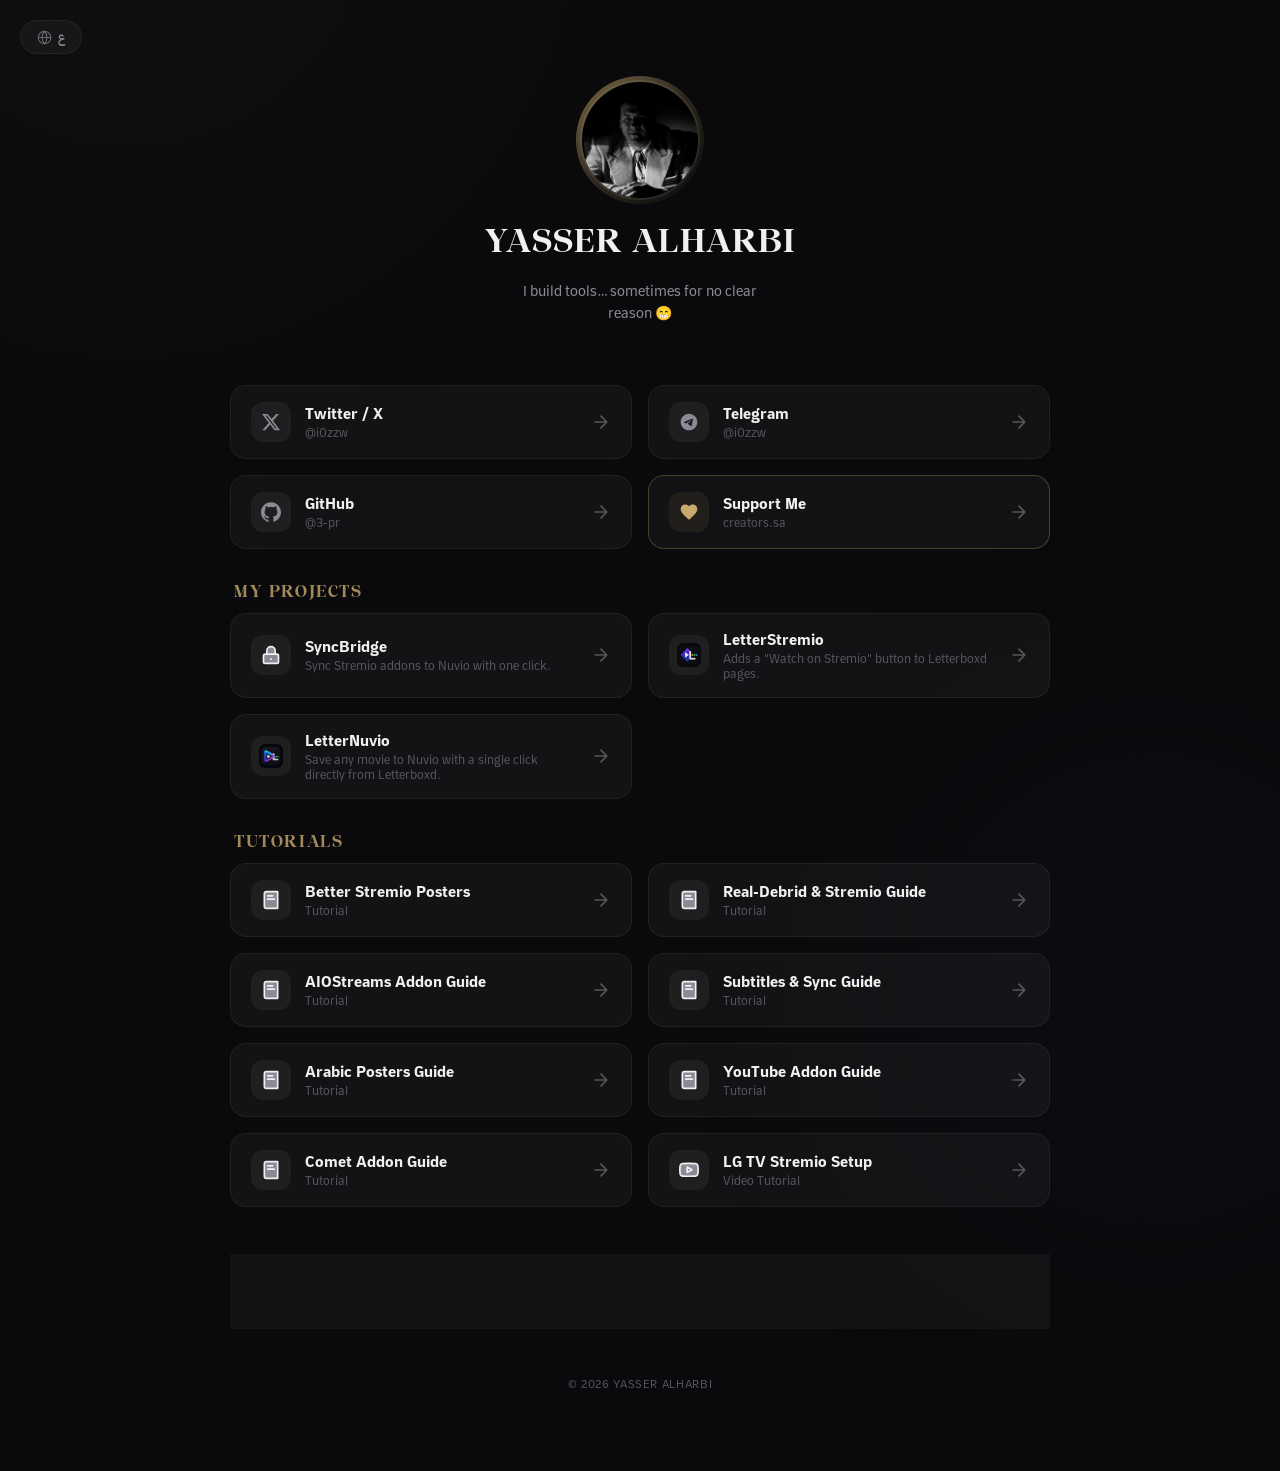
<file: index.html>
<!DOCTYPE html>
<html lang="ar" dir="rtl">

<head>
  <meta charset="UTF-8">
  <meta name="viewport" content="width=device-width, initial-scale=1.0">
  <title>YASSER ALHARBI</title>
  <meta name="description" content="Yasser Alharbi – Bio & Links">
  <meta property="og:title" content="YASSER ALHARBI">
  <meta property="og:description" content="Yasser Alharbi – Bio & Links">
  <meta property="og:image" content="img/profile.jpg">
  <meta property="og:type" content="website">
  <meta name="theme-color" content="#0a0a0c">
  <link rel="stylesheet" href="style.css?v=1.4">
  <link rel="icon" href="img/profile.jpg">
</head>

<body>

  <!-- Language Toggle -->
  <button class="lang-toggle" id="langToggle" aria-label="Switch language">
    <svg class="globe-icon" viewBox="0 0 24 24" fill="none" stroke="currentColor" stroke-width="1.8"
      stroke-linecap="round" stroke-linejoin="round">
      <circle cx="12" cy="12" r="10" />
      <path d="M2 12h20" />
      <path d="M12 2a15.3 15.3 0 0 1 4 10 15.3 15.3 0 0 1-4 10 15.3 15.3 0 0 1-4-10A15.3 15.3 0 0 1 12 2z" />
    </svg>
    <span id="langLabel">EN</span>
  </button>

  <div class="container">

    <!-- Profile -->
    <div class="profile-section fade-in">
      <div class="profile-image-wrapper">
        <img src="img/profile.jpg" alt="Yasser Alharbi" class="profile-image">
      </div>
      <h1 class="profile-name" data-i18n="name">ياسر الحربي</h1>
      <p class="profile-bio" data-i18n="bio">أبني أدوات… أحيانًا بدون سبب واضح 😁</p>
    </div>

    <!-- Links -->
    <div class="links-section">

      <!-- Twitter / X -->
      <a href="https://x.com/i0zzw" target="_blank" rel="noopener noreferrer" class="link-card">
        <div class="link-card-icon">
          <svg viewBox="0 0 24 24" xmlns="http://www.w3.org/2000/svg">
            <path
              d="M18.244 2.25h3.308l-7.227 8.26 8.502 11.24H16.17l-5.214-6.817L4.99 21.75H1.68l7.73-8.835L1.254 2.25H8.08l4.713 6.231zm-1.161 17.52h1.833L7.084 4.126H5.117z" />
          </svg>
        </div>
        <div class="link-card-content">
          <span class="link-card-title" data-i18n="twitter_title">تويتر / إكس</span>
          <span class="link-card-subtitle">@i0zzw</span>
        </div>
        <svg class="link-card-arrow" viewBox="0 0 24 24" fill="none" stroke="currentColor" stroke-width="2"
          stroke-linecap="round" stroke-linejoin="round">
          <path d="M5 12h14M12 5l7 7-7 7" />
        </svg>
      </a>

      <!-- Telegram -->
      <a href="https://t.me/i0zzw" target="_blank" rel="noopener noreferrer" class="link-card">
        <div class="link-card-icon">
          <svg viewBox="0 0 24 24" xmlns="http://www.w3.org/2000/svg" fill="currentColor">
            <path d="M12 2C6.48 2 2 6.48 2 12s4.48 10 10 10 10-4.48 10-10S17.52 2 12 2zm4.64 6.8c-.15 1.58-.8 5.42-1.13 7.19-.14.75-.42 1-.68 1.03-.58.05-1.02-.38-1.58-.75-.88-.58-1.38-.94-2.23-1.5-.99-.65-.35-1.01.22-1.59.15-.15 2.71-2.48 2.76-2.69a.2.2 0 00-.05-.18c-.06-.05-.14-.03-.21-.02-.09.02-1.49.95-4.22 2.79-.4.27-.76.41-1.08.4-.36-.01-1.04-.2-1.55-.37-.63-.2-1.12-.31-1.08-.66.02-.18.27-.36.74-.55 2.92-1.27 4.86-2.11 5.83-2.51 2.78-1.16 3.35-1.36 3.73-1.36.08 0 .27.02.39.12.1.08.13.19.14.27-.01.06.01.24 0 .24z"/>
          </svg>
        </div>
        <div class="link-card-content">
          <span class="link-card-title" data-i18n="telegram_title">تيليجرام</span>
          <span class="link-card-subtitle">@i0zzw</span>
        </div>
        <svg class="link-card-arrow" viewBox="0 0 24 24" fill="none" stroke="currentColor" stroke-width="2"
          stroke-linecap="round" stroke-linejoin="round">
          <path d="M5 12h14M12 5l7 7-7 7" />
        </svg>
      </a>

      <!-- GitHub -->
      <a href="https://github.com/3-pr" target="_blank" rel="noopener noreferrer" class="link-card">
        <div class="link-card-icon">
          <svg viewBox="0 0 24 24" xmlns="http://www.w3.org/2000/svg" fill="currentColor">
            <path d="M12 .297c-6.63 0-12 5.373-12 12 0 5.303 3.438 9.8 8.205 11.385.6.113.82-.258.82-.577 0-.285-.01-1.04-.015-2.04-3.338.724-4.042-1.61-4.042-1.61C4.422 18.07 3.633 17.7 3.633 17.7c-1.087-.744.084-.729.084-.729 1.205.084 1.838 1.236 1.838 1.236 1.07 1.835 2.809 1.305 3.495.998.108-.776.417-1.305.76-1.605-2.665-.3-5.466-1.332-5.466-5.93 0-1.31.465-2.38 1.235-3.22-.135-.303-.54-1.523.105-3.176 0 0 1.005-.322 3.3 1.23.96-.267 1.98-.399 3-.405 1.02.006 2.04.138 3 .405 2.28-1.552 3.285-1.23 3.285-1.23.645 1.653.24 2.873.12 3.176.765.84 1.23 1.91 1.23 3.22 0 4.61-2.805 5.625-5.475 5.92.43.372.823 1.102.823 2.222 0 1.606-.015 2.896-.015 3.286 0 .315.21.69.825.57C20.565 22.092 24 17.592 24 12.297c0-6.627-5.373-12-12-12"/>
          </svg>
        </div>
        <div class="link-card-content">
          <span class="link-card-title" data-i18n="github_title">قيت هوب</span>
          <span class="link-card-subtitle">@3-pr</span>
        </div>
        <svg class="link-card-arrow" viewBox="0 0 24 24" fill="none" stroke="currentColor" stroke-width="2"
          stroke-linecap="round" stroke-linejoin="round">
          <path d="M5 12h14M12 5l7 7-7 7" />
        </svg>
      </a>

      <!-- Support / Creators -->
      <a href="https://creators.sa/i" target="_blank" rel="noopener noreferrer" class="link-card featured">
        <div class="link-card-icon">
          <svg viewBox="0 0 24 24" xmlns="http://www.w3.org/2000/svg">
            <path
              d="M12 21.35l-1.45-1.32C5.4 15.36 2 12.28 2 8.5 2 5.42 4.42 3 7.5 3c1.74 0 3.41.81 4.5 2.09C13.09 3.81 14.76 3 16.5 3 19.58 3 22 5.42 22 8.5c0 3.78-3.4 6.86-8.55 11.54L12 21.35z" />
          </svg>
        </div>
        <div class="link-card-content">
          <span class="link-card-title" data-i18n="support_title">دعم مادي</span>
          <span class="link-card-subtitle">creators.sa</span>
        </div>
        <svg class="link-card-arrow" viewBox="0 0 24 24" fill="none" stroke="currentColor" stroke-width="2"
          stroke-linecap="round" stroke-linejoin="round">
          <path d="M5 12h14M12 5l7 7-7 7" />
        </svg>
      </a>

    </div>

    <!-- My Works -->
    <div class="section-container fade-in" style="margin-top: 32px; width: 100%;">
      <h2 class="section-title" data-i18n="works_title">أعمالي</h2>
      <div class="links-section" style="margin-top: 12px;">
        <!-- SyncBridge -->
        <a href="SNsync/" class="link-card">
          <div class="link-card-icon">
            <svg width="24" height="24" viewBox="0 0 24 24" fill="none" stroke="currentColor" stroke-width="2">
                <path d="M7 11V7a5 5 0 0 1 10 0v4" />
                <rect x="3" y="11" width="18" height="11" rx="2" ry="2" />
                <path d="M12 16v2" />
            </svg>
          </div>
          <div class="link-card-content">
            <span class="link-card-title" data-i18n="syncbridge_title">SyncBridge</span>
            <span class="link-card-subtitle" data-i18n="syncbridge_desc">مزامنة إضافات Stremio إلى Nuvio بلمسة واحدة.</span>
          </div>
          <svg class="link-card-arrow" viewBox="0 0 24 24" fill="none" stroke="currentColor" stroke-width="2"
            stroke-linecap="round" stroke-linejoin="round">
            <path d="M5 12h14M12 5l7 7-7 7" />
          </svg>
        </a>

        <!-- LetterStremio -->
        <a href="https://chromewebstore.google.com/detail/gipoaolhchfjmjiemofgoghhjfjpclnj?utm_source=item-share-cb"
          target="_blank" rel="noopener noreferrer" class="link-card">
          <div class="link-card-icon">
            <img src="logos/letterstremio.png" alt="LetterStremio" style="width: 24px; height: 24px; border-radius: 6px;">
          </div>
          <div class="link-card-content">
            <span class="link-card-title" data-i18n="letterstremio_title">LetterStremio</span>
            <span class="link-card-subtitle" data-i18n="letterstremio_desc">Adds a "Watch on Stremio" button to
              Letterboxd pages.</span>
          </div>
          <svg class="link-card-arrow" viewBox="0 0 24 24" fill="none" stroke="currentColor" stroke-width="2"
            stroke-linecap="round" stroke-linejoin="round">
            <path d="M5 12h14M12 5l7 7-7 7" />
          </svg>
        </a>

        <!-- LetterNuvio -->
        <a href="https://chromewebstore.google.com/detail/letternuvio/clhlblnnfkbidelmogbgojbjkffmmola"
          target="_blank" rel="noopener noreferrer" class="link-card">
          <div class="link-card-icon">
            <img src="logos/letternuvio.png" alt="LetterNuvio" style="width: 24px; height: 24px; border-radius: 6px;">
          </div>
          <div class="link-card-content">
            <span class="link-card-title" data-i18n="letternuvio_title">LetterNuvio</span>
            <span class="link-card-subtitle" data-i18n="letternuvio_desc">Save any movie to Nuvio with a single click directly from Letterboxd.</span>
          </div>
          <svg class="link-card-arrow" viewBox="0 0 24 24" fill="none" stroke="currentColor" stroke-width="2"
            stroke-linecap="round" stroke-linejoin="round">
            <path d="M5 12h14M12 5l7 7-7 7" />
          </svg>
        </a>
      </div>
    </div>

    <!-- Tutorials -->
    <div class="section-container fade-in" style="margin-top: 32px; width: 100%;">
      <h2 class="section-title" data-i18n="tutorials_title">شروحات</h2>
      <div class="links-section" style="margin-top: 12px;">
        <a href="tutorials/better-poster.html" class="link-card">
          <div class="link-card-icon">
            <svg viewBox="0 0 24 24" xmlns="http://www.w3.org/2000/svg" fill="none" stroke="currentColor"
              stroke-width="2" stroke-linecap="round" stroke-linejoin="round">
              <path d="M4 19.5v-15A2.5 2.5 0 0 1 6.5 2H20v20H6.5a2.5 2.5 0 0 1-2.5-2.5Z" />
              <path d="M8 7h6" />
              <path d="M8 11h8" />
            </svg>
          </div>
          <div class="link-card-content">
            <span class="link-card-title" data-i18n="better_poster_tutorial">تحسين بوسترات Stremio</span>
            <span class="link-card-subtitle">Tutorial</span>
          </div>
          <svg class="link-card-arrow" viewBox="0 0 24 24" fill="none" stroke="currentColor" stroke-width="2"
            stroke-linecap="round" stroke-linejoin="round">
            <path d="M5 12h14M12 5l7 7-7 7" />
          </svg>
        </a>

        <a href="tutorials/real-debrid.html" class="link-card">
          <div class="link-card-icon">
            <svg viewBox="0 0 24 24" xmlns="http://www.w3.org/2000/svg" fill="none" stroke="currentColor"
              stroke-width="2" stroke-linecap="round" stroke-linejoin="round">
              <path d="M4 19.5v-15A2.5 2.5 0 0 1 6.5 2H20v20H6.5a2.5 2.5 0 0 1-2.5-2.5Z" />
              <path d="M8 7h6" />
              <path d="M8 11h8" />
            </svg>
          </div>
          <div class="link-card-content">
            <span class="link-card-title" data-i18n="real_debrid_tutorial">شرح Real-Debrid و Stremio</span>
            <span class="link-card-subtitle">Tutorial</span>
          </div>
          <svg class="link-card-arrow" viewBox="0 0 24 24" fill="none" stroke="currentColor" stroke-width="2"
            stroke-linecap="round" stroke-linejoin="round">
            <path d="M5 12h14M12 5l7 7-7 7" />
          </svg>
        </a>

        <a href="tutorials/aiostreams-elfhosted.html" class="link-card">
          <div class="link-card-icon">
            <svg viewBox="0 0 24 24" xmlns="http://www.w3.org/2000/svg" fill="none" stroke="currentColor"
              stroke-width="2" stroke-linecap="round" stroke-linejoin="round">
              <path d="M4 19.5v-15A2.5 2.5 0 0 1 6.5 2H20v20H6.5a2.5 2.5 0 0 1-2.5-2.5Z" />
              <path d="M8 7h6" />
              <path d="M8 11h8" />
            </svg>
          </div>
          <div class="link-card-content">
            <span class="link-card-title" data-i18n="aiostreams_tutorial">شرح إضافة AIOStreams</span>
            <span class="link-card-subtitle">Tutorial</span>
          </div>
          <svg class="link-card-arrow" viewBox="0 0 24 24" fill="none" stroke="currentColor" stroke-width="2"
            stroke-linecap="round" stroke-linejoin="round">
            <path d="M5 12h14M12 5l7 7-7 7" />
          </svg>
        </a>

        <a href="tutorials/stremio-subtitles-guide.html" class="link-card">
          <div class="link-card-icon">
            <svg viewBox="0 0 24 24" xmlns="http://www.w3.org/2000/svg" fill="none" stroke="currentColor"
              stroke-width="2" stroke-linecap="round" stroke-linejoin="round">
              <path d="M4 19.5v-15A2.5 2.5 0 0 1 6.5 2H20v20H6.5a2.5 2.5 0 0 1-2.5-2.5Z" />
              <path d="M8 7h6" />
              <path d="M8 11h8" />
            </svg>
          </div>
          <div class="link-card-content">
            <span class="link-card-title" data-i18n="subtitles_tutorial">حل مشاكل الترجمة</span>
            <span class="link-card-subtitle">Tutorial</span>
          </div>
          <svg class="link-card-arrow" viewBox="0 0 24 24" fill="none" stroke="currentColor" stroke-width="2"
            stroke-linecap="round" stroke-linejoin="round">
            <path d="M5 12h14M12 5l7 7-7 7" />
          </svg>
        </a>

        <a href="tutorials/arabic-posters-stremio.html" class="link-card">
          <div class="link-card-icon">
            <svg viewBox="0 0 24 24" xmlns="http://www.w3.org/2000/svg" fill="none" stroke="currentColor"
              stroke-width="2" stroke-linecap="round" stroke-linejoin="round">
              <path d="M4 19.5v-15A2.5 2.5 0 0 1 6.5 2H20v20H6.5a2.5 2.5 0 0 1-2.5-2.5Z" />
              <path d="M8 7h6" />
              <path d="M8 11h8" />
            </svg>
          </div>
          <div class="link-card-content">
            <span class="link-card-title" data-i18n="posters_tutorial">تعريب البوسترات</span>
            <span class="link-card-subtitle">Tutorial</span>
          </div>
          <svg class="link-card-arrow" viewBox="0 0 24 24" fill="none" stroke="currentColor" stroke-width="2"
            stroke-linecap="round" stroke-linejoin="round">
            <path d="M5 12h14M12 5l7 7-7 7" />
          </svg>
        </a>

        <a href="tutorials/youtube-stremio-addon.html" class="link-card">
          <div class="link-card-icon">
            <svg viewBox="0 0 24 24" xmlns="http://www.w3.org/2000/svg" fill="none" stroke="currentColor"
              stroke-width="2" stroke-linecap="round" stroke-linejoin="round">
              <path d="M4 19.5v-15A2.5 2.5 0 0 1 6.5 2H20v20H6.5a2.5 2.5 0 0 1-2.5-2.5Z" />
              <path d="M8 7h6" />
              <path d="M8 11h8" />
            </svg>
          </div>
          <div class="link-card-content">
            <span class="link-card-title" data-i18n="youtube_tutorial">إضافة اليوتيوب</span>
            <span class="link-card-subtitle">Tutorial</span>
          </div>
          <svg class="link-card-arrow" viewBox="0 0 24 24" fill="none" stroke="currentColor" stroke-width="2"
            stroke-linecap="round" stroke-linejoin="round">
            <path d="M5 12h14M12 5l7 7-7 7" />
          </svg>
        </a>

        <a href="tutorials/comet-stremio-addon.html" class="link-card">
          <div class="link-card-icon">
            <svg viewBox="0 0 24 24" xmlns="http://www.w3.org/2000/svg" fill="none" stroke="currentColor"
              stroke-width="2" stroke-linecap="round" stroke-linejoin="round">
              <path d="M4 19.5v-15A2.5 2.5 0 0 1 6.5 2H20v20H6.5a2.5 2.5 0 0 1-2.5-2.5Z" />
              <path d="M8 7h6" />
              <path d="M8 11h8" />
            </svg>
          </div>
          <div class="link-card-content">
            <span class="link-card-title" data-i18n="comet_tutorial">شرح إضافة Comet</span>
            <span class="link-card-subtitle">Tutorial</span>
          </div>
          <svg class="link-card-arrow" viewBox="0 0 24 24" fill="none" stroke="currentColor" stroke-width="2"
            stroke-linecap="round" stroke-linejoin="round">
            <path d="M5 12h14M12 5l7 7-7 7" />
          </svg>
        </a>

        <a href="tutorials/lg-tv-stremio.html" class="link-card">
          <div class="link-card-icon">
            <svg viewBox="0 0 24 24" xmlns="http://www.w3.org/2000/svg" fill="none" stroke="currentColor"
              stroke-width="2" stroke-linecap="round" stroke-linejoin="round">
              <path
                d="M22.54 6.42a2.78 2.78 0 0 0-1.94-2C18.88 4 12 4 12 4s-6.88 0-8.6.46a2.78 2.78 0 0 0-1.94 2A29 29 0 0 0 1 11.75a29 29 0 0 0 .46 5.33A2.78 2.78 0 0 0 3.4 19c1.72.46 8.6.46 8.6.46s6.88 0 8.6-.46a2.78 2.78 0 0 0 1.94-2 29 29 0 0 0 .46-5.25 29 29 0 0 0-.46-5.33z" />
              <polygon points="9.75 15.02 15.5 11.75 9.75 8.48 9.75 15.02" />
            </svg>
          </div>
          <div class="link-card-content">
            <span class="link-card-title" data-i18n="lg_tv_tutorial">شرح شاشات LG</span>
            <span class="link-card-subtitle">Video Tutorial</span>
          </div>
          <svg class="link-card-arrow" viewBox="0 0 24 24" fill="none" stroke="currentColor" stroke-width="2"
            stroke-linecap="round" stroke-linejoin="round">
            <path d="M5 12h14M12 5l7 7-7 7" />
          </svg>
        </a>
      </div>
    </div>

    <!-- Privacy Policy Button -->
    <div class="section-container fade-in" style="margin-top: 48px; width: 100%;">
      <a href="privacy/" class="link-card">
        <div class="link-card-icon">
          <svg viewBox="0 0 24 24" fill="none" stroke="currentColor" stroke-width="2" stroke-linecap="round"
            stroke-linejoin="round">
            <path d="M12 22s8-4 8-10V5l-8-3-8 3v7c0 6 8 10 8 10z" />
          </svg>
        </div>
        <div class="link-card-content">
          <span class="link-card-title" data-i18n="privacy_title">سياسة الخصوصية</span>
          <span class="link-card-subtitle" data-i18n="privacy_desc">اقرأ التزامنا بحماية بياناتك وخصوصيتك.</span>
        </div>
        <svg class="link-card-arrow" viewBox="0 0 24 24" fill="none" stroke="currentColor" stroke-width="2"
          stroke-linecap="round" stroke-linejoin="round">
          <path d="M5 12h14M12 5l7 7-7 7" />
        </svg>
      </a>
    </div>

    <!-- Footer -->
    <div class="footer fade-in">
      <p data-i18n="footer">© 2026 YASSER ALHARBI</p>
    </div>

  </div>

  <script src="script.js?v=1.4"></script>
</body>

</html>
</file>
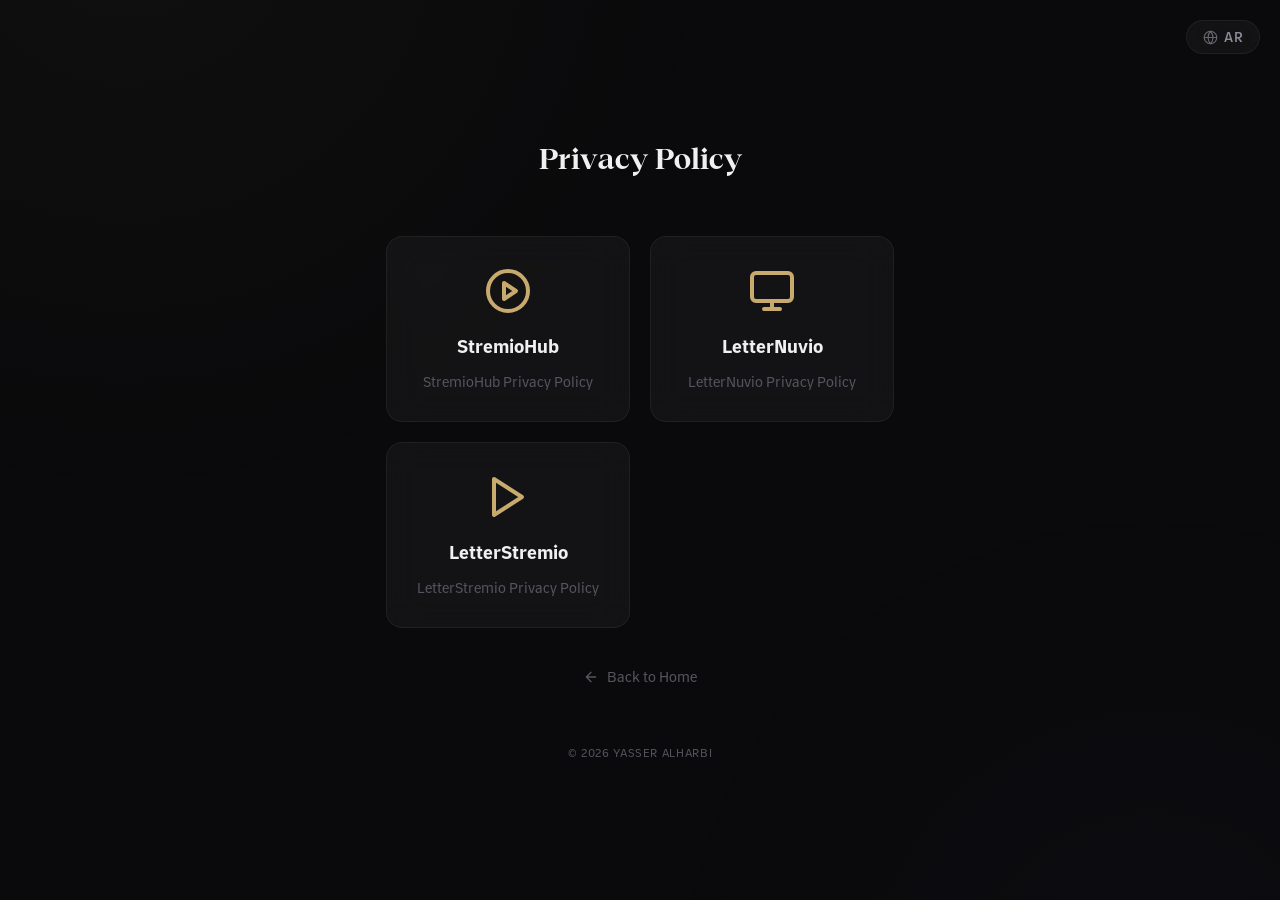
<file: privacy/index.html>
<!DOCTYPE html>
<html lang="ar" dir="rtl">

<head>
  <meta charset="UTF-8">
  <meta name="viewport" content="width=device-width, initial-scale=1.0">
  <title>Privacy Policy - Selection</title>
  <meta name="description" content="Select the Chrome extension to view its privacy policy">
  <meta name="theme-color" content="#0a0a0c">
  <link rel="stylesheet" href="../style.css">
  <link rel="icon" href="../img/profile.jpg">
  <style>
    .selection-container {
      max-width: 600px;
      text-align: center;
      padding-top: 80px;
    }

    .selection-container h1 {
      font-family: 'Thmanyah Serif Display', 'Thmanyah Sans', serif;
      font-size: 28px;
      color: var(--text-primary);
      margin-bottom: 40px;
    }

    .options-grid {
      display: grid;
      grid-template-columns: 1fr;
      gap: 20px;
      margin-top: 20px;
    }

    @media (min-width: 480px) {
      .options-grid {
        grid-template-columns: 1fr 1fr;
      }
    }

    .option-card {
      background: var(--bg-card);
      backdrop-filter: blur(16px);
      -webkit-backdrop-filter: blur(16px);
      border: 1px solid var(--border-card);
      border-radius: var(--radius);
      padding: 30px;
      text-decoration: none;
      transition: var(--transition);
      display: flex;
      flex-direction: column;
      align-items: center;
      gap: 15px;
    }

    .option-card:hover {
      border-color: var(--accent);
      transform: translateY(-4px);
      box-shadow: 0 10px 30px rgba(0, 0, 0, 0.2);
    }

    .option-icon {
      width: 48px;
      height: 48px;
      color: var(--accent);
      margin-bottom: 5px;
    }

    .option-name {
      font-size: 18px;
      font-weight: 600;
      color: var(--text-primary);
    }

    .option-desc {
      font-size: 14px;
      color: var(--text-muted);
    }

    .back-link {
      display: inline-flex;
      align-items: center;
      gap: 8px;
      color: var(--text-muted);
      text-decoration: none;
      font-size: 14px;
      margin-top: 40px;
      transition: var(--transition);
    }

    .back-link:hover {
      color: var(--accent);
    }
  </style>
</head>

<body>
  <!-- Language Toggle -->
  <button class="lang-toggle" id="langToggle" aria-label="Switch language">
    <svg class="globe-icon" viewBox="0 0 24 24" fill="none" stroke="currentColor" stroke-width="1.8"
      stroke-linecap="round" stroke-linejoin="round">
      <circle cx="12" cy="12" r="10" />
      <path d="M2 12h20" />
      <path d="M12 2a15.3 15.3 0 0 1 4 10 15.3 15.3 0 0 1-4 10 15.3 15.3 0 0 1-4-10A15.3 15.3 0 0 1 12 2z" />
    </svg>
    <span id="langLabel">EN</span>
  </button>

  <div class="container selection-container fade-in">
    <h1 id="titleText">سياسة الخصوصية</h1>

    <div class="options-grid">
      <a href="stremiohub.html" class="option-card">
        <svg class="option-icon" viewBox="0 0 24 24" fill="none" stroke="currentColor" stroke-width="2" stroke-linecap="round" stroke-linejoin="round">
          <circle cx="12" cy="12" r="10" />
          <polygon points="10 8 16 12 10 16 10 8" />
        </svg>
        <span class="option-name">StremioHub</span>
        <span class="option-desc" id="descStremioHub">سياسة خصوصية إضافة StremioHub</span>
      </a>

      <a href="letternuvio.html" class="option-card">
        <svg class="option-icon" viewBox="0 0 24 24" fill="none" stroke="currentColor" stroke-width="2" stroke-linecap="round" stroke-linejoin="round">
          <rect x="2" y="3" width="20" height="14" rx="2" ry="2"/>
          <line x1="8" y1="21" x2="16" y2="21"/>
          <line x1="12" y1="17" x2="12" y2="21"/>
        </svg>
        <span class="option-name">LetterNuvio</span>
        <span class="option-desc" id="descNuvio">سياسة خصوصية إضافة LetterNuvio</span>
      </a>

      <a href="letterstremio.html" class="option-card">
        <svg class="option-icon" viewBox="0 0 24 24" fill="none" stroke="currentColor" stroke-width="2" stroke-linecap="round" stroke-linejoin="round">
          <polygon points="5 3 19 12 5 21 5 3"/>
        </svg>
        <span class="option-name">LetterStremio</span>
        <span class="option-desc" id="descStremio">سياسة خصوصية إضافة LetterStremio</span>
      </a>
    </div>

    <a href="../index.html" class="back-link">
      <svg width="16" height="16" viewBox="0 0 24 24" fill="none" stroke="currentColor" stroke-width="2"
        stroke-linecap="round" stroke-linejoin="round">
        <path d="M19 12H5M12 19l-7-7 7-7" class="ltr-arrow" style="display:none;" />
        <path d="M5 12h14M12 5l7 7-7 7" class="rtl-arrow" />
      </svg>
      <span id="btnBack">العودة للرئيسية</span>
    </a>

    <div class="footer fade-in" style="margin-top: 60px;">
      <p>© 2026 YASSER ALHARBI</p>
    </div>
  </div>

  <script>
    const langToggle = document.getElementById('langToggle');
    const langLabel = document.getElementById('langLabel');
    const titleText = document.getElementById('titleText');
    const descNuvio = document.getElementById('descNuvio');
    const descStremio = document.getElementById('descStremio');
    const descStremioHub = document.getElementById('descStremioHub');
    const btnBack = document.getElementById('btnBack');
    const htmlElement = document.documentElement;
    const rtlArrow = document.querySelector('.rtl-arrow');
    const ltrArrow = document.querySelector('.ltr-arrow');

    function updateLang(isArabic) {
      if (!isArabic) {
        htmlElement.setAttribute('lang', 'en');
        htmlElement.setAttribute('dir', 'ltr');
        langLabel.textContent = 'AR';
        titleText.textContent = 'Privacy Policy';
        descNuvio.textContent = 'LetterNuvio Privacy Policy';
        descStremio.textContent = 'LetterStremio Privacy Policy';
        descStremioHub.textContent = 'StremioHub Privacy Policy';
        btnBack.textContent = 'Back to Home';
        rtlArrow.style.display = 'none';
        ltrArrow.style.display = 'block';
      } else {
        htmlElement.setAttribute('lang', 'ar');
        htmlElement.setAttribute('dir', 'rtl');
        langLabel.textContent = 'EN';
        titleText.textContent = 'سياسة الخصوصية';
        descNuvio.textContent = 'سياسة خصوصية إضافة LetterNuvio';
        descStremio.textContent = 'سياسة خصوصية إضافة LetterStremio';
        descStremioHub.textContent = 'سياسة خصوصية إضافة StremioHub';
        btnBack.textContent = 'العودة للرئيسية';
        rtlArrow.style.display = 'block';
        ltrArrow.style.display = 'none';
      }
    }

    // Auto-detect language on load
    const userLang = navigator.language || navigator.userLanguage;
    if (!userLang.startsWith('ar')) {
      updateLang(false);
    }

    langToggle.addEventListener('click', () => {
      const isArabic = htmlElement.getAttribute('lang') === 'ar';
      updateLang(!isArabic);
    });
  </script>
</body>
</html>
</file>
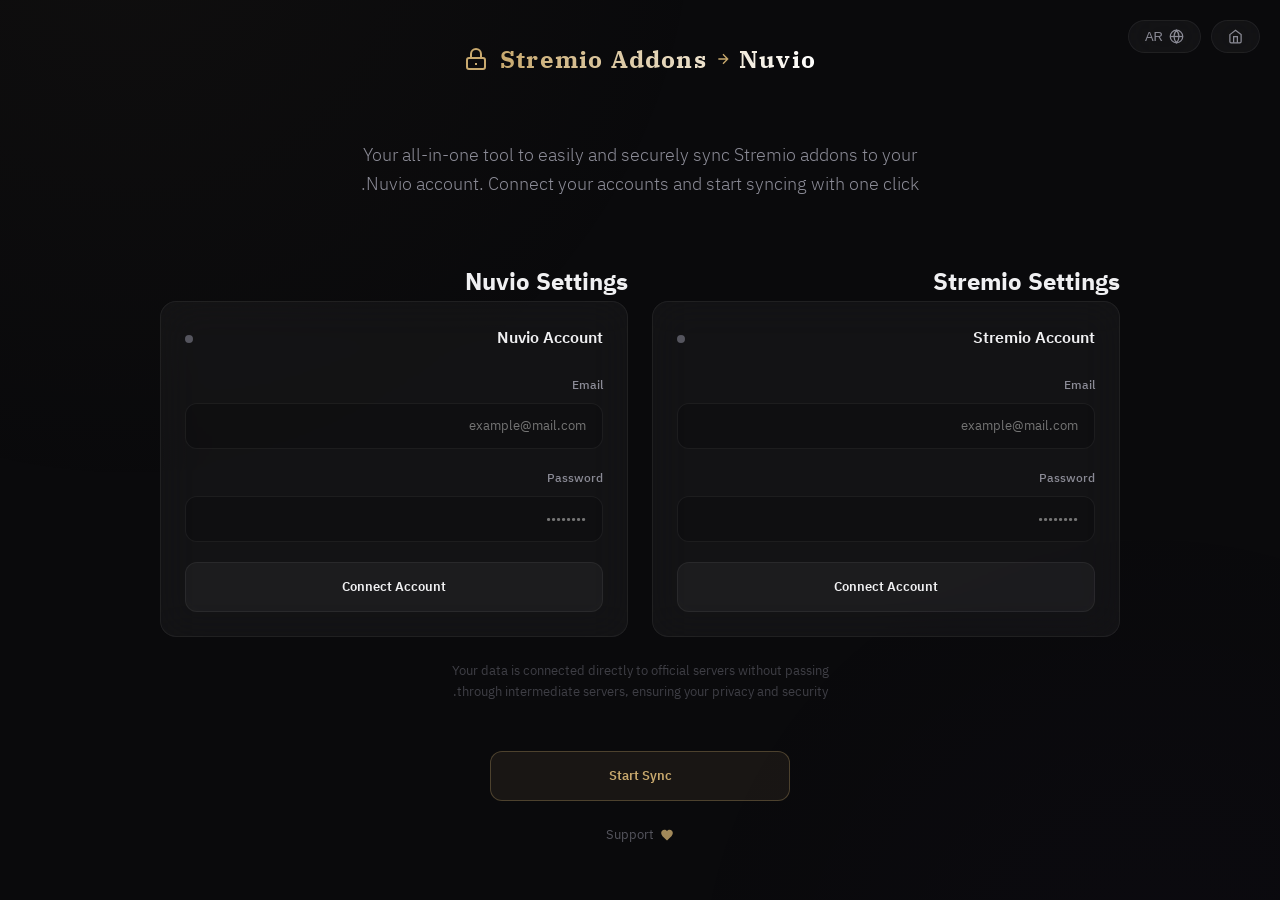
<file: SNsync/index.html>
<!DOCTYPE html>
<html lang="ar" dir="rtl">
<head>
    <meta charset="UTF-8">
    <meta name="viewport" content="width=device-width, initial-scale=1.0">
    <title>SyncBridge | Stremio to Nuvio Sync</title>
    
    <!-- Fonts -->
    <link rel="preconnect" href="https://fonts.googleapis.com">
    <link rel="preconnect" href="https://fonts.gstatic.com" crossorigin>
    <link href="https://fonts.googleapis.com/css2?family=IBM+Plex+Sans+Arabic:wght@300;400;500;600;700&family=IBM+Plex+Serif:wght@400;700&display=swap" rel="stylesheet">
    
    <style>
        :root {
            --bg-primary: #0a0a0c;
            --bg-secondary: #111115;
            --bg-card: rgba(255, 255, 255, 0.04);
            --bg-card-hover: rgba(255, 255, 255, 0.08);
            --border-card: rgba(255, 255, 255, 0.06);
            --border-card-hover: rgba(255, 255, 255, 0.12);
            --text-primary: #f0f0f2;
            --text-secondary: #8b8b96;
            --text-muted: #55555e;
            --accent: #c8a96e; /* Gold */
            --accent-glow: rgba(200, 169, 110, 0.15);
            --accent-dim: rgba(200, 169, 110, 0.08);
            --radius: 16px;
            --transition: 0.3s cubic-bezier(0.4, 0, 0.2, 1);
            
            /* Platform Colors */
            --stremio: #7B3FE4;
            --nuvio: var(--accent);
            --success: #00E676;
            --error: #FF4444;
        }

        * {
            box-sizing: border-box;
            margin: 0;
            padding: 0;
            -webkit-font-smoothing: antialiased;
        }

        body {
            background: var(--bg-primary);
            color: var(--text-primary);
            font-family: 'IBM Plex Sans Arabic', sans-serif;
            min-height: 100dvh;
            overflow-x: hidden;
            display: flex;
            flex-direction: column;
            line-height: 1.6;
        }

        /* Ambient Background Effect */
        body::before {
            content: '';
            position: fixed;
            top: -50%;
            left: -50%;
            width: 200%;
            height: 200%;
            background:
                radial-gradient(ellipse 600px 600px at 30% 20%, rgba(200, 169, 110, 0.03), transparent),
                radial-gradient(ellipse 500px 500px at 70% 80%, rgba(123, 63, 228, 0.02), transparent);
            pointer-events: none;
            z-index: 0;
            animation: ambientDrift 20s ease-in-out infinite alternate;
        }

        @keyframes ambientDrift {
            0% { transform: translate(0, 0) rotate(0deg); }
            100% { transform: translate(30px, -20px) rotate(2deg); }
        }

        .container {
            position: relative;
            z-index: 1;
            width: 100%;
            max-width: 1000px;
            margin: 0 auto;
            padding: 40px 20px;
            flex-grow: 1;
            display: flex;
            flex-direction: column;
        }

        /* Header */
        .main-header {
            display: grid;
            grid-template-columns: 1fr auto 1fr;
            align-items: center;
            margin-bottom: 48px;
            gap: 12px;
            font-family: 'IBM Plex Serif', serif;
            font-size: 24px;
            font-weight: 700;
            letter-spacing: 0.05em;
            color: var(--accent);
        }

        .logo-bridge span {
            background: linear-gradient(90deg, var(--accent), #fff);
            -webkit-background-clip: text;
            -webkit-text-fill-color: transparent;
        }

        /* Panels / Sections */
        .logo-bridge {
            display: flex;
            align-items: center;
            gap: 12px;
            font-family: 'IBM Plex Serif', serif;
            font-size: 24px;
            font-weight: 700;
            letter-spacing: 0.05em;
            color: var(--accent);
            direction: ltr !important; /* Always LTR for the brand */
        }

        .glass-panel {
            background: var(--bg-card);
            backdrop-filter: blur(20px);
            -webkit-backdrop-filter: blur(20px);
            border: 1px solid var(--border-card);
            border-radius: var(--radius);
            padding: 24px;
            transition: var(--transition);
        }

        /* Connection Screen */
        #connection-screen {
            display: grid;
            grid-template-columns: 1fr 1fr;
            gap: 24px;
            margin: auto 0;
        }

        .form-group {
            margin-bottom: 20px;
        }

        label {
            display: block;
            font-size: 12px;
            color: var(--text-secondary);
            margin-bottom: 8px;
            font-weight: 500;
        }

        input {
            width: 100%;
            background: rgba(0, 0, 0, 0.2);
            border: 1px solid var(--border-card);
            padding: 12px 16px;
            border-radius: 12px;
            color: var(--text-primary);
            font-family: inherit;
            transition: var(--transition);
            text-align: right;
        }

        input:focus {
            outline: none;
            border-color: var(--accent);
            background: rgba(0, 0, 0, 0.4);
        }

        /* Buttons */
        .btn {
            width: 100%;
            background: var(--bg-card);
            border: 1px solid var(--border-card);
            color: var(--text-primary);
            padding: 14px;
            border-radius: 12px;
            font-family: inherit;
            font-weight: 600;
            cursor: pointer;
            transition: var(--transition);
            display: flex;
            align-items: center;
            justify-content: center;
            gap: 8px;
        }

        .btn:hover:not(:disabled) {
            background: var(--bg-card-hover);
            border-color: var(--accent);
            transform: translateY(-2px);
        }

        .btn-primary {
            background: var(--accent-dim);
            border-color: rgba(200, 169, 110, 0.3);
            color: var(--accent);
        }

        .btn-primary:hover:not(:disabled) {
            background: var(--accent);
            color: var(--bg-primary);
            box-shadow: 0 0 20px var(--accent-glow);
        }

        .btn-proceed {
            margin-top: 32px;
            max-width: 300px;
            margin-left: auto;
            margin-right: auto;
        }

        #sync-screen {
            display: none;
            grid-template-columns: 1fr 1fr;
            gap: 24px;
            min-height: 500px;
            max-height: 80vh;
            position: relative;
        }

        .sync-panel {
            display: flex;
            flex-direction: column;
            overflow: hidden;
            background: var(--bg-card);
            border: 1px solid var(--border-card);
            border-radius: var(--radius);
            padding: 20px;
        }

        .addon-grid {
            display: grid;
            grid-template-columns: repeat(auto-fill, minmax(130px, 1fr));
            grid-auto-rows: min-content;
            gap: 12px;
            overflow-y: auto;
            padding: 4px;
            flex-grow: 1;
            margin-bottom: 16px;
            align-content: flex-start;
        }

        /* Nav Container */
        .nav-container {
            position: fixed;
            top: 20px;
            right: 20px;
            z-index: 100;
            display: flex;
            gap: 10px;
        }

        .lang-toggle, .nav-btn {
            background: var(--bg-card);
            backdrop-filter: blur(20px);
            border: 1px solid var(--border-card);
            color: var(--text-secondary);
            font-size: 13px;
            font-weight: 500;
            padding: 8px 16px;
            border-radius: 100px;
            cursor: pointer;
            transition: var(--transition);
            display: flex;
            align-items: center;
            gap: 6px;
            text-decoration: none;
        }

        .lang-toggle:hover, .nav-btn:hover {
            background: var(--bg-card-hover);
            border-color: var(--accent);
            color: var(--text-primary);
        }

        /* Scrollbar */
        .addon-grid::-webkit-scrollbar { width: 4px; }
        .addon-grid::-webkit-scrollbar-track { background: transparent; }
        .addon-grid::-webkit-scrollbar-thumb { background: var(--border-card-hover); border-radius: 10px; }

        .addon-card {
            background: var(--bg-card);
            border: 1px solid var(--border-card);
            border-radius: 12px;
            padding: 16px;
            cursor: pointer;
            transition: var(--transition);
            text-align: center;
            display: flex;
            flex-direction: column;
            align-items: center;
            justify-content: flex-start;
            gap: 12px;
            position: relative;
            height: auto;
            min-height: 140px;
        }

        .addon-card:hover {
            border-color: var(--accent);
            background: var(--bg-card-hover);
            transform: translateY(-4px);
        }

        .addon-card.selected {
            border-color: var(--accent);
            background: var(--accent-dim);
        }

        .addon-logo-container {
            width: 56px;
            height: 56px;
            border-radius: 10px;
            overflow: hidden;
            background: var(--bg-secondary);
            display: flex;
            align-items: center;
            justify-content: center;
            border: 1px solid var(--border-card);
        }

        .addon-logo {
            width: 100%;
            height: 100%;
            object-fit: cover;
        }

        .addon-initials {
            font-family: 'IBM Plex Serif', serif;
            font-size: 24px;
            font-weight: 700;
            color: var(--accent);
            text-transform: uppercase;
        }

        .addon-initials.hidden {
            display: none;
        }
        
        .addon-logo.hidden {
            display: none;
        }

        .addon-name {
            font-size: 13px;
            font-weight: 500;
            color: var(--text-primary);
            display: -webkit-box;
            -webkit-line-clamp: 2;
            -webkit-box-orient: vertical;
            overflow: hidden;
        }

        /* Checkbox */
        .checkbox {
            position: absolute;
            top: 8px;
            left: 8px; /* RTL */
            width: 18px;
            height: 18px;
            border: 1px solid var(--border-card-hover);
            border-radius: 4px;
            display: flex;
            align-items: center;
            justify-content: center;
            transition: var(--transition);
        }

        .selected .checkbox {
            background: var(--accent);
            border-color: var(--accent);
        }

        .selected .checkbox::after {
            content: '✓';
            color: var(--bg-primary);
            font-size: 11px;
            font-weight: 900;
        }

        /* Progress Bar */
        .transfer-center {
            position: absolute;
            top: 50%;
            left: 50%;
            transform: translate(-50%, -50%);
            z-index: 10;
            display: flex;
            flex-direction: column;
            align-items: center;
            gap: 16px;
            pointer-events: none;
            width: 200px;
            text-align: center;
        }

        .progress-bar-container {
            width: 100%;
            height: 4px;
            background: var(--border-card);
            border-radius: 10px;
            overflow: hidden;
            display: none;
        }

        .progress-bar-fill {
            height: 100%;
            background: var(--accent);
            width: 0%;
            transition: width 0.3s ease;
            box-shadow: 0 0 10px var(--accent-glow);
        }

        .transfer-arrow {
            font-size: 24px;
            color: var(--accent);
            opacity: 0;
            transform: scaleX(-1); /* RTL arrow */
        }

        .transferring .transfer-arrow {
            opacity: 1;
            animation: arrow-flow-rtl 1.5s infinite;
        }

        @keyframes arrow-flow-rtl {
            0% { transform: translateX(20px) scaleX(-1); opacity: 0; }
            50% { transform: translateX(0) scaleX(-1); opacity: 1; }
            100% { transform: translateX(-20px) scaleX(-1); opacity: 0; }
        }

        /* Toasts */
        #toast-container {
            position: fixed;
            bottom: 24px;
            left: 24px;
            display: flex;
            flex-direction: column;
            gap: 12px;
            z-index: 1000;
        }

        .toast {
            background: var(--bg-secondary);
            border: 1px solid var(--border-card);
            border-right: 4px solid var(--accent);
            padding: 16px 24px;
            border-radius: 12px;
            box-shadow: 0 16px 48px rgba(0, 0, 0, 0.5);
            display: flex;
            align-items: center;
            gap: 16px;
            transform: translateX(-120%);
            transition: transform 0.5s cubic-bezier(0.175, 0.885, 0.32, 1.275);
        }

        .toast.show { transform: translateX(0); }
        .toast.error { border-right-color: var(--error); }
        .toast.success { border-right-color: var(--success); }

        /* Utilities */
        .loader {
            width: 18px;
            height: 18px;
            border: 2px solid rgba(200, 169, 110, 0.2);
            border-top-color: var(--accent);
            border-radius: 50%;
            animation: spin 0.8s linear infinite;
        }

        @keyframes spin { to { transform: rotate(360deg); } }
        .hidden { display: none !important; }

        .status-badge {
            width: 8px;
            height: 8px;
            border-radius: 50%;
            background: var(--text-muted);
        }
        .status-badge.connected {
            background: var(--success);
            box-shadow: 0 0 10px var(--success);
        }

        /* Mobile */
        @media (max-width: 800px) {
            #connection-screen, #sync-screen { grid-template-columns: 1fr; height: auto; }
            .transfer-center { position: relative; top: 0; left: 0; transform: none; width: 100%; margin: 24px 0; }
            .transferring .transfer-arrow { animation: arrow-flow-down 1.5s infinite; }
        }

        @keyframes arrow-flow-down {
            0% { transform: translateY(-20px) rotate(90deg); opacity: 0; }
            50% { transform: translateY(0) rotate(90deg); opacity: 1; }
            100% { transform: translateY(20px) rotate(90deg); opacity: 0; }
        }

    </style>
</head>
<body>
    <!-- Nav Buttons -->
    <div class="nav-container">
        <a href="https://3-pr.github.io" class="nav-btn" title="Back to Home">
            <svg width="15" height="15" viewBox="0 0 24 24" fill="none" stroke="currentColor" stroke-width="2">
                <path d="M3 9l9-7 9 7v11a2 2 0 0 1-2 2H5a2 2 0 0 1-2-2z" /><polyline points="9 22 9 12 15 12 15 22" />
            </svg>
        </a>
        <button class="lang-toggle" id="lang-toggle">
            <svg width="15" height="15" viewBox="0 0 24 24" fill="none" stroke="currentColor" stroke-width="2">
                <circle cx="12" cy="12" r="10" /><path d="M2 12h20" /><path d="M12 2a15.3 15.3 0 0 1 4 10 15.3 15.3 0 0 1-4 10 15.3 15.3 0 0 1-4-10A15.3 15.3 0 0 1 12 2z" />
            </svg>
            <span id="lang-label">EN</span>
        </button>
    </div>

    <div class="container">
        <header class="main-header">
            <div></div> <!-- Spacer for grid centering -->
            <div class="logo-bridge">
                <svg width="24" height="24" viewBox="0 0 24 24" fill="none" stroke="currentColor" stroke-width="2">
                    <path d="M7 11V7a5 5 0 0 1 10 0v4" />
                    <rect x="3" y="11" width="18" height="11" rx="2" ry="2" />
                    <path d="M12 16v2" />
                </svg>
                <span style="display: flex; align-items: center; gap: 8px;">
                    Stremio Addons 
                    <svg width="16" height="16" viewBox="0 0 24 24" fill="none" stroke="currentColor" stroke-width="2">
                        <path d="M5 12h14M12 5l7 7-7 7"/>
                    </svg>
                    Nuvio
                </span>
            </div>
            <div id="user-info" class="hidden" style="font-size: 13px; color: var(--text-secondary); text-align: left;">
                <span data-i18n="stremio_account">Stremio:</span> <span id="stremio-email-display" style="color: var(--accent);">...</span>
                <button id="logout-btn" class="btn" style="display:inline-flex; width:auto; padding:4px 12px; margin-right:12px; font-size:11px; background:var(--accent-dim); border-color:var(--accent-glow);" data-i18n="logout_btn">تسجيل الخروج</button>
            </div>
        </header>

        <!-- Step 1: Connection -->
        <main id="connection-screen">
            <div style="grid-column: 1/-1; text-align: center; margin-bottom: 40px; max-width: 600px; margin-left: auto; margin-right: auto;">
                <p style="font-size: 18px; color: var(--text-secondary); line-height: 1.6; font-weight: 300;" data-i18n="app_description">
                    أداتك المتكاملة لنقل ومزامنة إضافات Stremio إلى حساب Nuvio الخاص بك بسهولة وأمان. قم بربط حساباتك الآن وابدأ المزامنة بلمسة واحدة.
                </p>
            </div>

            <section>
                <h2 class="section-title" data-i18n="stremio_settings">إعدادات Stremio</h2>
                <div class="glass-panel">
                    <div style="display: flex; justify-content: space-between; align-items: center; margin-bottom: 24px;">
                        <span style="font-weight: 600;" data-i18n="stremio_account_title">حساب Stremio</span>
                        <div id="stremio-status" class="status-badge"></div>
                    </div>
                    <div class="form-group">
                        <label for="stremio-email" data-i18n="email_label">البريد الإلكتروني</label>
                        <input type="email" id="stremio-email" placeholder="example@mail.com">
                    </div>
                    <div class="form-group">
                        <label for="stremio-password" data-i18n="password_label">كلمة المرور</label>
                        <input type="password" id="stremio-password" placeholder="••••••••">
                    </div>
                    <button id="stremio-connect-btn" class="btn" data-i18n="connect_btn">ربط الحساب</button>
                </div>
            </section>

            <section>
                <h2 class="section-title" data-i18n="nuvio_settings">إعدادات Nuvio</h2>
                <div class="glass-panel">
                    <div style="display: flex; justify-content: space-between; align-items: center; margin-bottom: 24px;">
                        <span style="font-weight: 600;" data-i18n="nuvio_account_title">حساب Nuvio</span>
                        <div id="nuvio-status" class="status-badge"></div>
                    </div>
                    <div class="form-group">
                        <label for="nuvio-email" data-i18n="email_label">البريد الإلكتروني</label>
                        <input type="email" id="nuvio-email" placeholder="example@mail.com">
                    </div>
                    <div class="form-group">
                        <label for="nuvio-password" data-i18n="password_label">كلمة المرور</label>
                        <input type="password" id="nuvio-password" placeholder="••••••••">
                    </div>
                    <button id="nuvio-connect-btn" class="btn" data-i18n="connect_btn">ربط الحساب</button>
                </div>
            </section>

            <div style="grid-column: 1/-1; display: flex; flex-direction: column; align-items: center; gap: 16px;">
                <p style="font-size: 13px; color: var(--text-muted); opacity: 0.7; text-align: center; max-width: 400px;" data-i18n="privacy_note">
                    يتم ربط بياناتك مباشرة مع الخوادم الرسمية دون المرور عبر أي سيرفرات وسيطة، لضمان خصوصيتك وأمانك.
                </p>
                <button id="proceed-btn" class="btn btn-primary btn-proceed" disabled data-i18n="start_sync">ابدأ المزامنة</button>
                <a href="https://creators.sa/i" target="_blank" rel="noopener noreferrer" style="display: flex; align-items: center; gap: 6px; color: var(--text-muted); font-size: 13px; text-decoration: none; transition: var(--transition); margin-top: 8px;">
                    <svg width="14" height="14" viewBox="0 0 24 24" fill="var(--accent)" style="opacity: 0.8;">
                        <path d="M12 21.35l-1.45-1.32C5.4 15.36 2 12.28 2 8.5 2 5.42 4.42 3 7.5 3c1.74 0 3.41.81 4.5 2.09C13.09 3.81 14.76 3 16.5 3 19.58 3 22 5.42 22 8.5c0 3.78-3.4 6.86-8.55 11.54L12 21.35z" />
                    </svg>
                    <span data-i18n="support_title">دعم مادي</span>
                </a>
            </div>
        </main>

        <!-- Step 2: Sync Interface -->
        <main id="sync-screen">
            <div class="transfer-center">
                <div class="transfer-arrow" id="transfer-arrow">←</div>
                <div class="progress-bar-container" id="sync-progress-container">
                    <div class="progress-bar-fill" id="sync-progress-fill"></div>
                </div>
                <div id="sync-status-text" style="font-size: 11px; color: var(--text-muted); margin-top: 8px;"></div>
            </div>

            <!-- Stremio Source -->
            <section class="sync-panel">
                <h2 class="section-title"><span data-i18n="source_title">المصدر: Stremio</span> (<span id="stremio-count">0</span>)</h2>
                <div id="stremio-addons-grid" class="addon-grid"></div>
                <div style="margin-top: auto; display: flex; justify-content: space-between; align-items: center; padding-top: 16px; border-top: 1px solid var(--border-card);">
                    <label style="display: flex; align-items: center; gap: 8px; font-size: 13px; cursor: pointer;">
                        <input type="checkbox" id="select-all" style="width: 16px; height: 16px;"> <span data-i18n="select_all">الكل</span>
                    </label>
                    <button id="transfer-btn" class="btn btn-primary" style="width: auto; padding: 8px 20px; font-size: 13px;" disabled>
                        <span data-i18n="transfer_btn">نقل</span> <span id="selected-count">0</span> <span data-i18n="addons_count">إضافات</span>
                    </button>
                </div>
            </section>

            <!-- Nuvio Destination -->
            <section class="sync-panel">
                <h2 class="section-title"><span data-i18n="dest_title">الوجهة: Nuvio</span> (<span id="nuvio-count">0</span>)</h2>
                <div id="nuvio-addons-grid" class="addon-grid"></div>
                <div style="margin-top: auto; display: flex; justify-content: flex-end; padding-top: 16px; border-top: 1px solid var(--border-card);">
                    <button id="refresh-nuvio-btn" class="btn hidden" style="width: auto; padding: 8px 16px; font-size: 12px;" data-i18n="refresh_btn">
                        تحديث القائمة 🔄
                    </button>
                </div>
            </section>
        </main>
    </div>

    <div id="toast-container"></div>

    <script>
        const NUVIO_CONFIG = {
            API_URL: "https://dpyhjjcoabcglfmgecug.supabase.co",
            ANON_KEY: "eyJhbGciOiJIUzI1NiIsInR5cCI6IkpXVCJ9.eyJpc3MiOiJzdXBhYmFzZSIsInJlZiI6ImRweWhqamNvYWJjZ2xmbWdlY3VnIiwicm9sZSI6ImFub24iLCJpYXQiOjE3NzA3ODYyNDcsImV4cCI6MjA4NjM2MjI0N30.U-3QSNDdpsnvRk_7ZL419AFTOtggHJJcmkodxeXjbkg"
        };

        const i18n = {
            ar: {
                stremio_account: 'Stremio:',
                stremio_settings: 'إعدادات Stremio',
                stremio_account_title: 'حساب Stremio',
                nuvio_settings: 'إعدادات Nuvio',
                nuvio_account_title: 'حساب Nuvio',
                email_label: 'البريد الإلكتروني',
                password_label: 'كلمة المرور',
                connect_btn: 'ربط الحساب',
                start_sync: 'ابدأ المزامنة',
                source_title: 'المصدر: Stremio',
                dest_title: 'الوجهة: Nuvio',
                select_all: 'الكل',
                transfer_btn: 'نقل',
                addons_count: 'إضافات',
                refresh_btn: 'تحديث القائمة 🔄',
                unknown_addon: 'إضافة مجهولة',
                syncing_count: 'جاري رفع {n} إضافة...',
                sync_complete: 'اكتملت المزامنة',
                stremio_connected: 'تم ربط Stremio بنجاح',
                nuvio_connected: 'تم ربط Nuvio بنجاح',
                all_exist: 'جميع الإضافات المختارة موجودة بالفعل',
                logout_btn: 'خروج',
                login_failed: 'خطأ في البريد أو كلمة المرور',
                app_description: 'أداتك المتكاملة لنقل ومزامنة إضافات Stremio إلى حساب Nuvio الخاص بك بسهولة وأمان. قم بربط حساباتك الآن وابدأ المزامنة بلمسة واحدة.',
                privacy_note: 'يتم ربط بياناتك مباشرة مع الخوادم الرسمية دون المرور عبر أي سيرفرات وسيطة، لضمان خصوصيتك وأمانك.',
                support_title: 'دعم مادي'
            },
            en: {
                stremio_account: 'Stremio:',
                stremio_settings: 'Stremio Settings',
                stremio_account_title: 'Stremio Account',
                nuvio_settings: 'Nuvio Settings',
                nuvio_account_title: 'Nuvio Account',
                email_label: 'Email',
                password_label: 'Password',
                connect_btn: 'Connect Account',
                start_sync: 'Start Sync',
                source_title: 'Source: Stremio',
                dest_title: 'Destination: Nuvio',
                select_all: 'All',
                transfer_btn: 'Transfer',
                addons_count: 'Addons',
                refresh_btn: 'Refresh List 🔄',
                unknown_addon: 'Unknown Addon',
                syncing_count: 'Pushing {n} addons...',
                sync_complete: 'Sync Complete',
                stremio_connected: 'Stremio connected',
                nuvio_connected: 'Nuvio connected',
                all_exist: 'All selected addons already exist',
                logout_btn: 'Logout',
                login_failed: 'Invalid email or password',
                app_description: 'Your all-in-one tool to easily and securely sync Stremio addons to your Nuvio account. Connect your accounts and start syncing with one click.',
                privacy_note: 'Your data is connected directly to official servers without passing through intermediate servers, ensuring your privacy and security.',
                support_title: 'Support'
            }
        };

        const state = {
            lang: localStorage.getItem('sn_lang') || 'ar',
            stremio: { 
                authKey: localStorage.getItem('stremio_authKey'), 
                email: localStorage.getItem('stremio_email'), 
                addons: [], 
                connected: !!localStorage.getItem('stremio_authKey') 
            },
            nuvio: { 
                jwt: localStorage.getItem('nuvio_jwt'), 
                email: localStorage.getItem('nuvio_email'), 
                addons: [], 
                connected: !!localStorage.getItem('nuvio_jwt') 
            },
            selectedAddons: new Set(),
            isTransferring: false
        };

        const $ = (id) => document.getElementById(id);

        function updateLanguage() {
            document.documentElement.lang = state.lang;
            $('lang-label').innerText = state.lang === 'ar' ? 'EN' : 'AR';
            
            document.querySelectorAll('[data-i18n]').forEach(el => {
                const key = el.getAttribute('data-i18n');
                el.innerText = i18n[state.lang][key];
            });
            renderStremioAddons();
            renderNuvioAddons();
        }

        $('lang-toggle').onclick = () => {
            state.lang = state.lang === 'ar' ? 'en' : 'ar';
            localStorage.setItem('sn_lang', state.lang);
            updateLanguage();
        };

        function handleLogout() {
            localStorage.removeItem('stremio_authKey');
            localStorage.removeItem('stremio_email');
            localStorage.removeItem('nuvio_jwt');
            localStorage.removeItem('nuvio_email');
            location.reload();
        }

        $('logout-btn').onclick = handleLogout;

        // Restore UI state from persisted session
        if (state.stremio.connected) {
            $('stremio-status').classList.add('connected');
            $('stremio-email-display').innerText = state.stremio.email;
            $('stremio-email').value = state.stremio.email || '';
        }
        if (state.nuvio.connected) {
            $('nuvio-status').classList.add('connected');
            $('nuvio-email').value = state.nuvio.email || '';
        }
        
        checkProceed();

        // Auto-transition if both are connected
        if (state.stremio.connected && state.nuvio.connected) {
            setTimeout(() => {
                $('proceed-btn').click();
            }, 500);
        }

        // Auto-detect language
        if (navigator.language.startsWith('en')) {
            state.lang = 'en';
            updateLanguage();
        }

        function showToast(messageKey, type = 'success', params = {}) {
            let msg = i18n[state.lang][messageKey] || messageKey;
            for (const [k, v] of Object.entries(params)) msg = msg.replace(`{${k}}`, v);
            
            const toast = document.createElement('div');
            toast.className = `toast ${type}`;
            toast.innerHTML = `<div style="flex:1">${msg}</div>`;
            $('toast-container').appendChild(toast);
            setTimeout(() => toast.classList.add('show'), 10);
            setTimeout(() => {
                toast.classList.remove('show');
                setTimeout(() => toast.remove(), 500);
            }, 4000);
        }

        // --- Stremio API ---
        async function stremioLogin(email, password) {
            const btn = $('stremio-connect-btn');
            const originalText = btn.innerText;
            try {
                btn.disabled = true;
                btn.innerHTML = '<div class="loader"></div>';
                const response = await fetch('https://api.strem.io/api/login', {
                    method: 'POST',
                    mode: 'cors',
                    headers: { 'Content-Type': 'application/json' },
                    body: JSON.stringify({ email: email.trim(), password: password.trim() })
                });
                const data = await response.json();
                if (data.result?.authKey) {
                    state.stremio.authKey = data.result.authKey;
                    state.stremio.email = email;
                    state.stremio.connected = true;
                    
                    localStorage.setItem('stremio_authKey', data.result.authKey);
                    localStorage.setItem('stremio_email', email);

                    $('stremio-status').classList.add('connected');
                    $('stremio-email-display').innerText = email;
                    showToast('stremio_connected');
                    checkProceed();
                } else throw new Error('login_failed');
            } catch (err) {
                showToast(err.message === 'login_failed' ? 'login_failed' : err.message, 'error');
                $('stremio-status').classList.remove('connected');
            } finally {
                btn.disabled = false;
                btn.innerText = originalText;
            }
        }

        async function fetchStremioAddons() {
            if (!state.stremio.authKey) return;
            try {
                const response = await fetch('https://api.strem.io/api/addonCollectionGet', {
                    method: 'POST',
                    headers: { 'Content-Type': 'application/json' },
                    body: JSON.stringify({ authKey: state.stremio.authKey })
                });
                const data = await response.json();
                if (data.result?.addons) {
                    state.stremio.addons = data.result.addons;
                    renderStremioAddons();
                }
            } catch (err) { console.error(err); }
        }

        // --- Nuvio API ---
        async function nuvioLogin(email, password) {
            const btn = $('nuvio-connect-btn');
            const originalText = btn.innerText;
            try {
                btn.disabled = true;
                btn.innerHTML = '<div class="loader"></div>';
                const response = await fetch(`${NUVIO_CONFIG.API_URL}/auth/v1/token?grant_type=password`, {
                    method: 'POST',
                    headers: { 'apikey': NUVIO_CONFIG.ANON_KEY, 'Content-Type': 'application/json' },
                    body: JSON.stringify({ email, password })
                });
                const data = await response.json();
                if (data.access_token) {
                    state.nuvio.jwt = data.access_token;
                    state.nuvio.email = email;
                    state.nuvio.connected = true;

                    localStorage.setItem('nuvio_jwt', data.access_token);
                    localStorage.setItem('nuvio_email', email);

                    $('nuvio-status').classList.add('connected');
                    showToast('nuvio_connected');
                    checkProceed();
                    await fetchNuvioAddons();
                } else throw new Error(data.error_description || 'Login Error');
            } catch (err) {
                showToast(err.message, 'error');
                $('nuvio-status').classList.remove('connected');
            } finally {
                btn.disabled = false;
                btn.innerText = originalText;
            }
        }

        async function fetchNuvioAddons() {
            if (!state.nuvio.jwt) return;
            try {
                const response = await fetch(`${NUVIO_CONFIG.API_URL}/rest/v1/addons?select=*&profile_id=eq.1&order=sort_order`, {
                    headers: { 'apikey': NUVIO_CONFIG.ANON_KEY, 'Authorization': `Bearer ${state.nuvio.jwt}` }
                });
                const data = await response.json();
                state.nuvio.addons = data;
                renderNuvioAddons();
            } catch (err) { console.error(err); }
        }

        // --- Core UI Logic ---
        function checkProceed() {
            $('proceed-btn').disabled = !(state.stremio.connected && state.nuvio.connected);
        }

        function updateSelectionUI() {
            $('selected-count').innerText = state.selectedAddons.size;
            $('transfer-btn').disabled = state.selectedAddons.size === 0 || state.isTransferring;
            renderStremioAddons();
        }

        function renderStremioAddons() {
            const grid = $('stremio-addons-grid');
            grid.innerHTML = '';
            $('stremio-count').innerText = state.stremio.addons.length;
            
            state.stremio.addons.forEach(addon => {
                const name = addon.manifest?.name || i18n[state.lang].unknown_addon;
                const initials = name.charAt(0);
                const logoUrl = addon.manifest?.logo;
                
                const card = document.createElement('div');
                card.className = `addon-card ${state.selectedAddons.has(addon.transportUrl) ? 'selected' : ''}`;
                
                card.innerHTML = `
                    <div class="checkbox"></div>
                    <div class="addon-logo-container">
                        ${logoUrl ? 
                            `<img class="addon-logo" src="${logoUrl}" onerror="this.classList.add('hidden'); this.nextElementSibling.classList.remove('hidden')">
                             <span class="addon-initials hidden">${initials}</span>` : 
                            `<span class="addon-initials">${initials}</span>`
                        }
                    </div>
                    <div class="addon-name">${name}</div>
                `;
                card.onclick = () => {
                    if (state.selectedAddons.has(addon.transportUrl)) state.selectedAddons.delete(addon.transportUrl);
                    else state.selectedAddons.add(addon.transportUrl);
                    updateSelectionUI();
                };
                grid.appendChild(card);
            });
        }

        function renderNuvioAddons() {
            const grid = $('nuvio-addons-grid');
            grid.innerHTML = '';
            $('nuvio-count').innerText = state.nuvio.addons.length;
            
            state.nuvio.addons.forEach(addon => {
                // Cross-reference with Stremio names if Nuvio name is null
                const stremioMatch = state.stremio.addons.find(s => s.transportUrl === addon.url);
                const name = addon.name || (stremioMatch?.manifest?.name) || i18n[state.lang].unknown_addon;
                const initials = name.charAt(0);
                
                const card = document.createElement('div');
                card.className = `addon-card`;
                card.innerHTML = `
                    <div class="addon-logo-container">
                        <span class="addon-initials">${initials}</span>
                    </div>
                    <div class="addon-name">${name}</div>
                `;
                grid.appendChild(card);
            });
        }

        async function handleTransfer() {
            if (state.isTransferring) return;
            state.isTransferring = true;
            $('sync-screen').classList.add('transferring');
            $('transfer-btn').disabled = true;
            $('sync-progress-container').style.display = 'block';

            const selectedList = state.stremio.addons.filter(a => state.selectedAddons.has(a.transportUrl));
            let finalAddons = [...state.nuvio.addons.map(a => ({ url: a.url, name: a.name, enabled: a.enabled, sort_order: a.sort_order }))];
            let successCount = 0;

            selectedList.forEach(addon => {
                const manifestName = addon.manifest?.name || 'Unknown Addon';
                const existingIndex = finalAddons.findIndex(a => a.url === addon.transportUrl);
                
                if (existingIndex > -1) {
                    // Force update the name always to fix "Unknown" issues
                    finalAddons[existingIndex].name = manifestName;
                    successCount++;
                } else {
                    finalAddons.push({ url: addon.transportUrl, name: manifestName, enabled: true, sort_order: finalAddons.length });
                    successCount++;
                }
            });

            if (successCount === 0) {
                showToast('all_exist');
                wrapUpTransfer(); return;
            }

            try {
                $('sync-progress-fill').style.width = `50%`;
                $('sync-status-text').innerText = i18n[state.lang].syncing_count.replace('{n}', finalAddons.length);
                const res = await fetch(`${NUVIO_CONFIG.API_URL}/rest/v1/rpc/sync_push_addons`, {
                    method: 'POST',
                    headers: { 'apikey': NUVIO_CONFIG.ANON_KEY, 'Authorization': `Bearer ${state.nuvio.jwt}`, 'Content-Type': 'application/json' },
                    body: JSON.stringify({ p_profile_id: 1, p_addons: finalAddons })
                });
                if (res.ok) {
                    showToast('تم النقل وتصحيح الأسماء بنجاح!');
                    $('sync-progress-fill').style.width = `100%`;
                    // Immediately fetch to show fixed names
                    await fetchNuvioAddons();
                } else throw new Error('Sync failed');
            } catch (err) { 
                console.error("RPC Sync Error:", err);
                showToast(err.message, 'error'); 
            }

            wrapUpTransfer();
        }

        function wrapUpTransfer() {
            state.isTransferring = false;
            $('sync-screen').classList.remove('transferring');
            const transferBtn = $('transfer-btn');
            transferBtn.disabled = false;
            transferBtn.innerHTML = `${i18n[state.lang].transfer_btn} <span id="selected-count">0</span> ${i18n[state.lang].addons_count}`;
            
            // Hide progress after a delay
            setTimeout(() => {
                $('sync-progress-container').style.display = 'none';
                $('sync-status-text').innerText = '';
            }, 3000);

            $('sync-progress-fill').style.width = `0%`;
            state.selectedAddons.clear();
            updateSelectionUI();
            $('refresh-nuvio-btn').classList.remove('hidden');
        }

        // --- Event Listeners ---
        $('stremio-connect-btn').onclick = () => {
            const email = $('stremio-email').value;
            const pass = $('stremio-password').value;
            if (email && pass) stremioLogin(email, pass);
        };

        $('nuvio-connect-btn').onclick = () => {
            const email = $('nuvio-email').value;
            const pass = $('nuvio-password').value;
            if (email && pass) nuvioLogin(email, pass);
        };

        $('proceed-btn').onclick = async () => {
            $('connection-screen').style.display = 'none';
            $('sync-screen').style.display = 'grid';
            $('user-info').classList.remove('hidden');
            await fetchStremioAddons();
            await fetchNuvioAddons();
        };

        $('select-all').onchange = (e) => {
            if (e.target.checked) {
                state.stremio.addons.forEach(a => state.selectedAddons.add(a.transportUrl));
            } else {
                state.selectedAddons.clear();
            }
            updateSelectionUI();
        };

        $('transfer-btn').onclick = handleTransfer;
        $('refresh-nuvio-btn').onclick = fetchNuvioAddons;

        updateLanguage();
    </script>
</body>
</html>
</file>
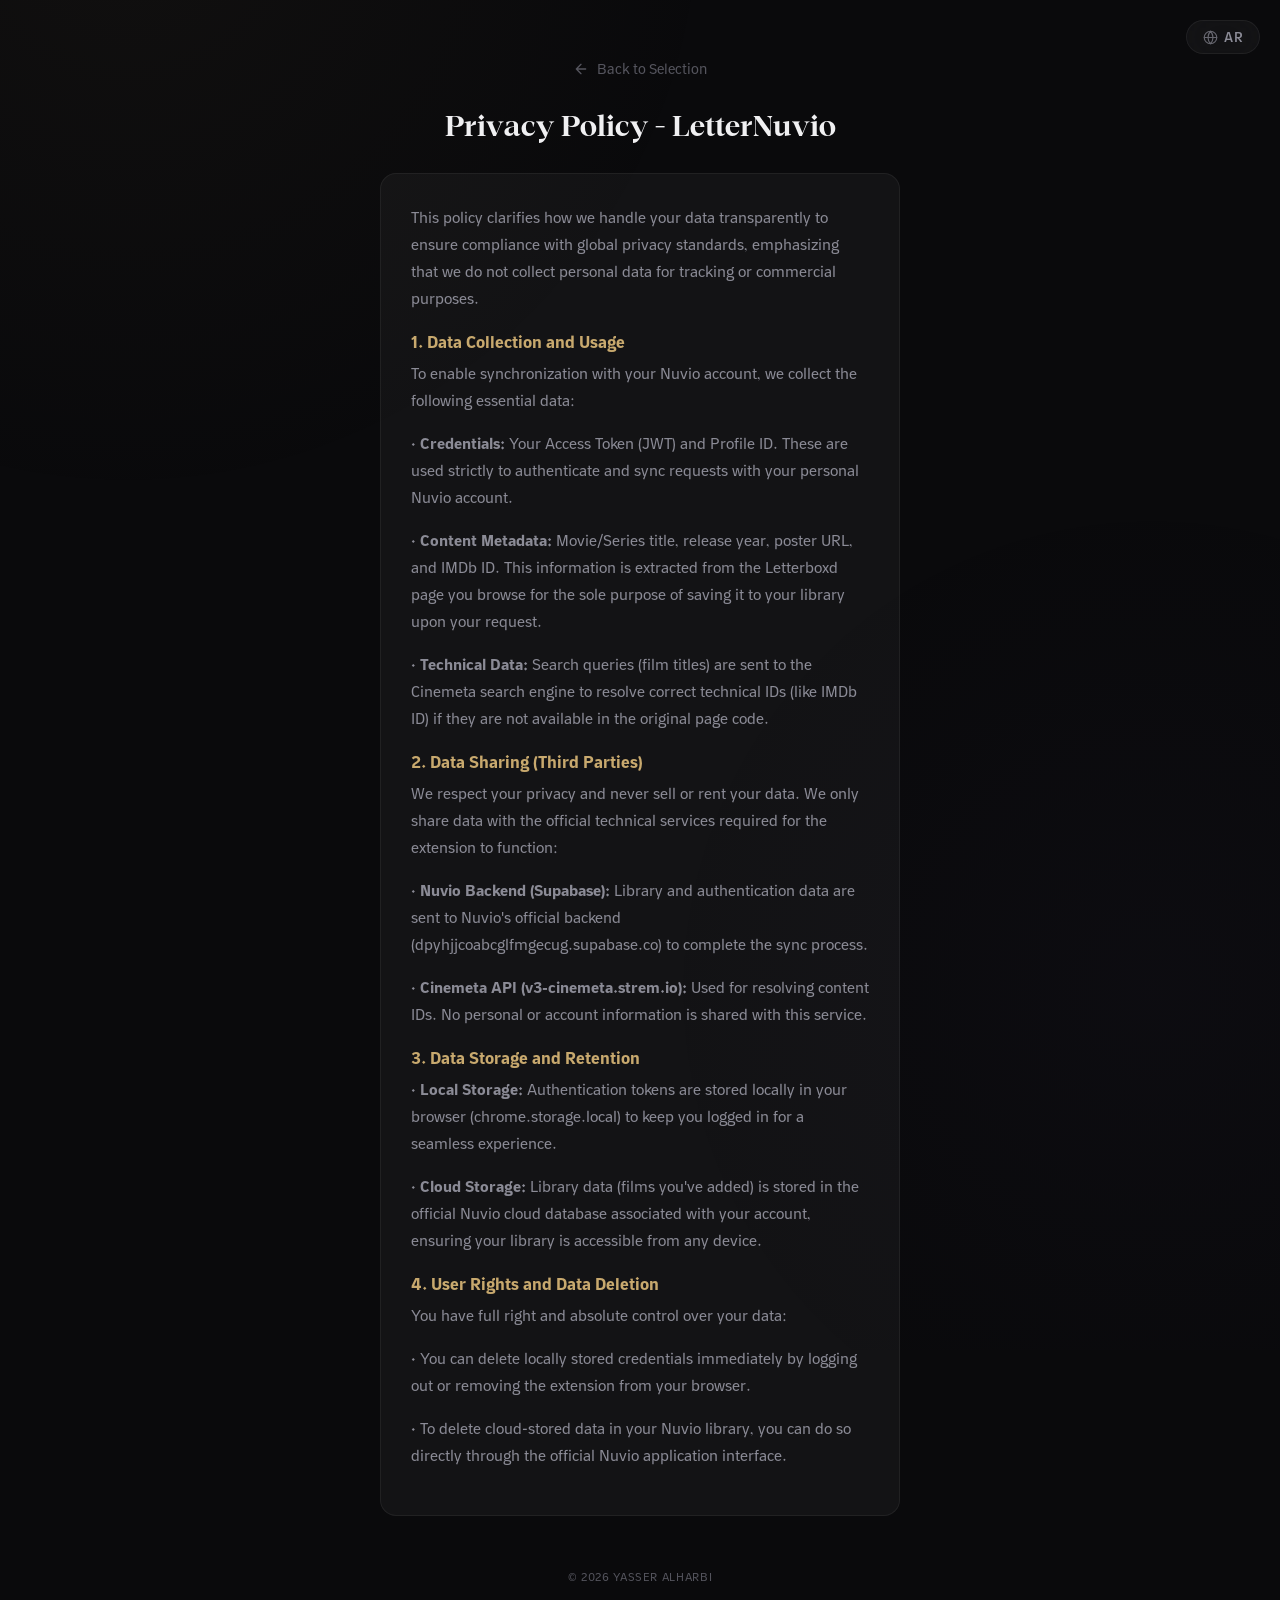
<file: privacy/letternuvio.html>
<!DOCTYPE html>
<html lang="ar" dir="rtl">

<head>
  <meta charset="UTF-8">
  <meta name="viewport" content="width=device-width, initial-scale=1.0">
  <title>Privacy Policy - LetterNuvio</title>
  <meta name="description" content="Privacy Policy for LetterNuvio Chrome Extension">
  <meta name="theme-color" content="#0a0a0c">
  <link rel="stylesheet" href="../style.css">
  <link rel="icon" href="../img/profile.jpg">
  <style>
    .privacy-container {
      max-width: 600px;
      text-align: right;
      padding-top: 60px;
    }

    [dir="ltr"] .privacy-container {
      text-align: left;
    }

    .privacy-container h1 {
      font-family: 'Thmanyah Serif Display', 'Thmanyah Sans', serif;
      font-size: 28px;
      color: var(--text-primary);
      margin-bottom: 30px;
      text-align: center;
    }

    .privacy-content {
      background: var(--bg-card);
      backdrop-filter: blur(16px);
      -webkit-backdrop-filter: blur(16px);
      border: 1px solid var(--border-card);
      border-radius: var(--radius);
      padding: 30px;
      margin-bottom: 24px;
    }

    .privacy-content h2 {
      font-size: 18px;
      color: var(--accent);
      margin-bottom: 12px;
      font-weight: 600;
    }

    .privacy-content p {
      font-size: 15px;
      line-height: 1.8;
      color: var(--text-secondary);
      margin-bottom: 16px;
    }

    .back-link {
      display: inline-flex;
      align-items: center;
      gap: 8px;
      color: var(--text-muted);
      text-decoration: none;
      font-size: 14px;
      margin-bottom: 30px;
      transition: var(--transition);
    }

    .back-link:hover {
      color: var(--accent);
    }
  </style>
</head>

<body>
  <!-- Language Toggle -->
  <button class="lang-toggle" id="langToggle" aria-label="Switch language">
    <svg class="globe-icon" viewBox="0 0 24 24" fill="none" stroke="currentColor" stroke-width="1.8"
      stroke-linecap="round" stroke-linejoin="round">
      <circle cx="12" cy="12" r="10" />
      <path d="M2 12h20" />
      <path d="M12 2a15.3 15.3 0 0 1 4 10 15.3 15.3 0 0 1-4 10 15.3 15.3 0 0 1-4-10A15.3 15.3 0 0 1 12 2z" />
    </svg>
    <span id="langLabel">EN</span>
  </button>

  <div class="container privacy-container fade-in">
    <a href="index.html" class="back-link">
      <svg width="16" height="16" viewBox="0 0 24 24" fill="none" stroke="currentColor" stroke-width="2"
        stroke-linecap="round" stroke-linejoin="round">
        <path d="M19 12H5M12 19l-7-7 7-7" class="ltr-arrow" style="display:none;" />
        <path d="M5 12h14M12 5l7 7-7 7" class="rtl-arrow" />
      </svg>
      <span id="btnBack">العودة للخيارات</span>
    </a>

    <!-- ARABIC SECTION -->
    <div id="contentAR">
      <h1>سياسة الخصوصية - LetterNuvio</h1>
      <div class="privacy-content">
        <p>تهدف هذه السياسة لتوضيح كيفية تعاملنا مع بياناتك بكل شفافية لضمان الامتثال لسياسات الخصوصية العالمية، وتوضيح أننا لا نقوم بجمع أي بيانات شخصية لأغراض تتبعية أو تجارية.</p>

        <div style="margin-top: 20px;">
          <h3 style="font-size: 16px; color: var(--accent); margin-bottom: 8px;">1. جمع البيانات واستخدامها</h3>
          <p>لتمكين مزامنة المحتوى مع حساب Nuvio الخاص بك، نجمع البيانات التالية التي تعتبر أساسية لعمل الإضافة:</p>
          <p>• <strong>بيانات الاعتماد:</strong> رمز الوصول (JWT) ومعرف الملف الشخصي (Profile ID). تُستخدم هذه البيانات فقط لمصادقة عمليات الإضافة والمزامنة مع حسابك الشخصي في Nuvio.</p>
          <p>• <strong>بيانات المحتوى:</strong> (عنوان الفيلم/المسلسل، سنة الإصدار، رابط صورة البوستر، ومعرف IMDb). تُجمع هذه المعلومات برمجياً من صفحة Letterboxd التي تتصفحها لغرض وحيد وهو تخزينها في مكتبتك عند طلبك.</p>
          <p>• <strong>البيانات التقنية:</strong> يتم إرسال استعلامات نصية (عنوان الفيلم) إلى محرك بحث Cinemeta لإيجاد المعرفات التقنية الصحيحة (مثل معرف IMDb) في حال عدم توفرها في كود الصفحة الأصلي.</p>
        </div>

        <div style="margin-top: 20px;">
          <h3 style="font-size: 16px; color: var(--accent); margin-bottom: 8px;">2. مشاركة البيانات (أطراف ثالثة)</h3>
          <p>نحن نحترم خصوصيتك تماماً ولا نبيع أو نؤجر بياناتك لأي طرف. نشارك البيانات فقط مع الخدمات التقنية الرسمية اللازمة لعمل الإضافة:</p>
          <p>• <strong>Nuvio Backend (Supabase):</strong> يتم إرسال بيانات المكتبة ورمز المصادقة إلى خادم Nuvio الرسمي (dpyhjjcoabcglfmgecug.supabase.co) لإتمام عملية المزامنة.</p>
          <p>• <strong>Cinemeta API (v3-cinemeta.strem.io):</strong> يُستخدم للبحث عن المعرفات التقنية للمحتوى. لا يتم إرسال أي بيانات شخصية أو حسابية لهذا المحرك.</p>
        </div>

        <div style="margin-top: 20px;">
          <h3 style="font-size: 16px; color: var(--accent); margin-bottom: 8px;">3. تخزين البيانات والاحتفاظ بها</h3>
          <p>• <strong>التخزين المحلي:</strong> يتم تخزين رموز المصادقة محلياً في ذاكرة المتصفح (chrome.storage.local) لضمان بقاء تسجيل دخولك فعالاً دون الحاجة لإعادة الإدخال المتكرر.</p>
          <p>• <strong>التخزين السحابي:</strong> بيانات المكتبة (الأفلام التي قمت بإضافتها) تُخزن سحابياً في قاعدة بيانات Nuvio الرسمية المرتبطة بحسابك لضمان توفر مكتبتك لك من أي جهاز آخر.</p>
        </div>

        <div style="margin-top: 20px;">
          <h3 style="font-size: 16px; color: var(--accent); margin-bottom: 8px;">4. حقوق المستخدم وحذف البيانات</h3>
          <p>لديك الحق الكامل والسيطرة المطلقة على بياناتك:</p>
          <p>• يمكنك حذف بيانات الاعتماد المخزنة محلياً فوراً عن طريق تسجيل الخروج من الإضافة أو إزالتها من المتصفح.</p>
          <p>• لحذف البيانات المخزنة سحابياً في مكتبة Nuvio، يمكنك القيام بذلك مباشرة عبر واجهة تطبيق Nuvio الرسمي.</p>
        </div>
      </div>
    </div>

    <!-- ENGLISH SECTION -->
    <div id="contentEN" style="display: none;">
      <h1>Privacy Policy - LetterNuvio</h1>
      <div class="privacy-content">
        <p>This policy clarifies how we handle your data transparently to ensure compliance with global privacy standards, emphasizing that we do not collect personal data for tracking or commercial purposes.</p>

        <div style="margin-top: 20px;">
          <h3 style="font-size: 16px; color: var(--accent); margin-bottom: 8px;">1. Data Collection and Usage</h3>
          <p>To enable synchronization with your Nuvio account, we collect the following essential data:</p>
          <p>• <strong>Credentials:</strong> Your Access Token (JWT) and Profile ID. These are used strictly to authenticate and sync requests with your personal Nuvio account.</p>
          <p>• <strong>Content Metadata:</strong> Movie/Series title, release year, poster URL, and IMDb ID. This information is extracted from the Letterboxd page you browse for the sole purpose of saving it to your library upon your request.</p>
          <p>• <strong>Technical Data:</strong> Search queries (film titles) are sent to the Cinemeta search engine to resolve correct technical IDs (like IMDb ID) if they are not available in the original page code.</p>
        </div>

        <div style="margin-top: 20px;">
          <h3 style="font-size: 16px; color: var(--accent); margin-bottom: 8px;">2. Data Sharing (Third Parties)</h3>
          <p>We respect your privacy and never sell or rent your data. We only share data with the official technical services required for the extension to function:</p>
          <p>• <strong>Nuvio Backend (Supabase):</strong> Library and authentication data are sent to Nuvio's official backend (dpyhjjcoabcglfmgecug.supabase.co) to complete the sync process.</p>
          <p>• <strong>Cinemeta API (v3-cinemeta.strem.io):</strong> Used for resolving content IDs. No personal or account information is shared with this service.</p>
        </div>

        <div style="margin-top: 20px;">
          <h3 style="font-size: 16px; color: var(--accent); margin-bottom: 8px;">3. Data Storage and Retention</h3>
          <p>• <strong>Local Storage:</strong> Authentication tokens are stored locally in your browser (chrome.storage.local) to keep you logged in for a seamless experience.</p>
          <p>• <strong>Cloud Storage:</strong> Library data (films you've added) is stored in the official Nuvio cloud database associated with your account, ensuring your library is accessible from any device.</p>
        </div>

        <div style="margin-top: 20px;">
          <h3 style="font-size: 16px; color: var(--accent); margin-bottom: 8px;">4. User Rights and Data Deletion</h3>
          <p>You have full right and absolute control over your data:</p>
          <p>• You can delete locally stored credentials immediately by logging out or removing the extension from your browser.</p>
          <p>• To delete cloud-stored data in your Nuvio library, you can do so directly through the official Nuvio application interface.</p>
        </div>
      </div>
    </div>

    <div class="footer fade-in" style="margin-top: 30px;">
      <p>© 2026 YASSER ALHARBI</p>
    </div>
  </div>

  <script>
    const langToggle = document.getElementById('langToggle');
    const langLabel = document.getElementById('langLabel');
    const contentAR = document.getElementById('contentAR');
    const contentEN = document.getElementById('contentEN');
    const btnBack = document.getElementById('btnBack');
    const htmlElement = document.documentElement;
    const rtlArrow = document.querySelector('.rtl-arrow');
    const ltrArrow = document.querySelector('.ltr-arrow');

    function updateLang(isArabic) {
      if (!isArabic) {
        htmlElement.setAttribute('lang', 'en');
        htmlElement.setAttribute('dir', 'ltr');
        langLabel.textContent = 'AR';
        contentAR.style.display = 'none';
        contentEN.style.display = 'block';
        btnBack.textContent = 'Back to Selection';
        rtlArrow.style.display = 'none';
        ltrArrow.style.display = 'block';
      } else {
        htmlElement.setAttribute('lang', 'ar');
        htmlElement.setAttribute('dir', 'rtl');
        langLabel.textContent = 'EN';
        contentAR.style.display = 'block';
        contentEN.style.display = 'none';
        btnBack.textContent = 'العودة للخيارات';
        rtlArrow.style.display = 'block';
        ltrArrow.style.display = 'none';
      }
    }

    // Auto-detect language on load
    const userLang = navigator.language || navigator.userLanguage;
    if (!userLang.startsWith('ar')) {
      updateLang(false);
    }

    langToggle.addEventListener('click', () => {
      const isArabic = htmlElement.getAttribute('lang') === 'ar';
      updateLang(!isArabic);
    });
  </script>
</body>
</html>
</file>
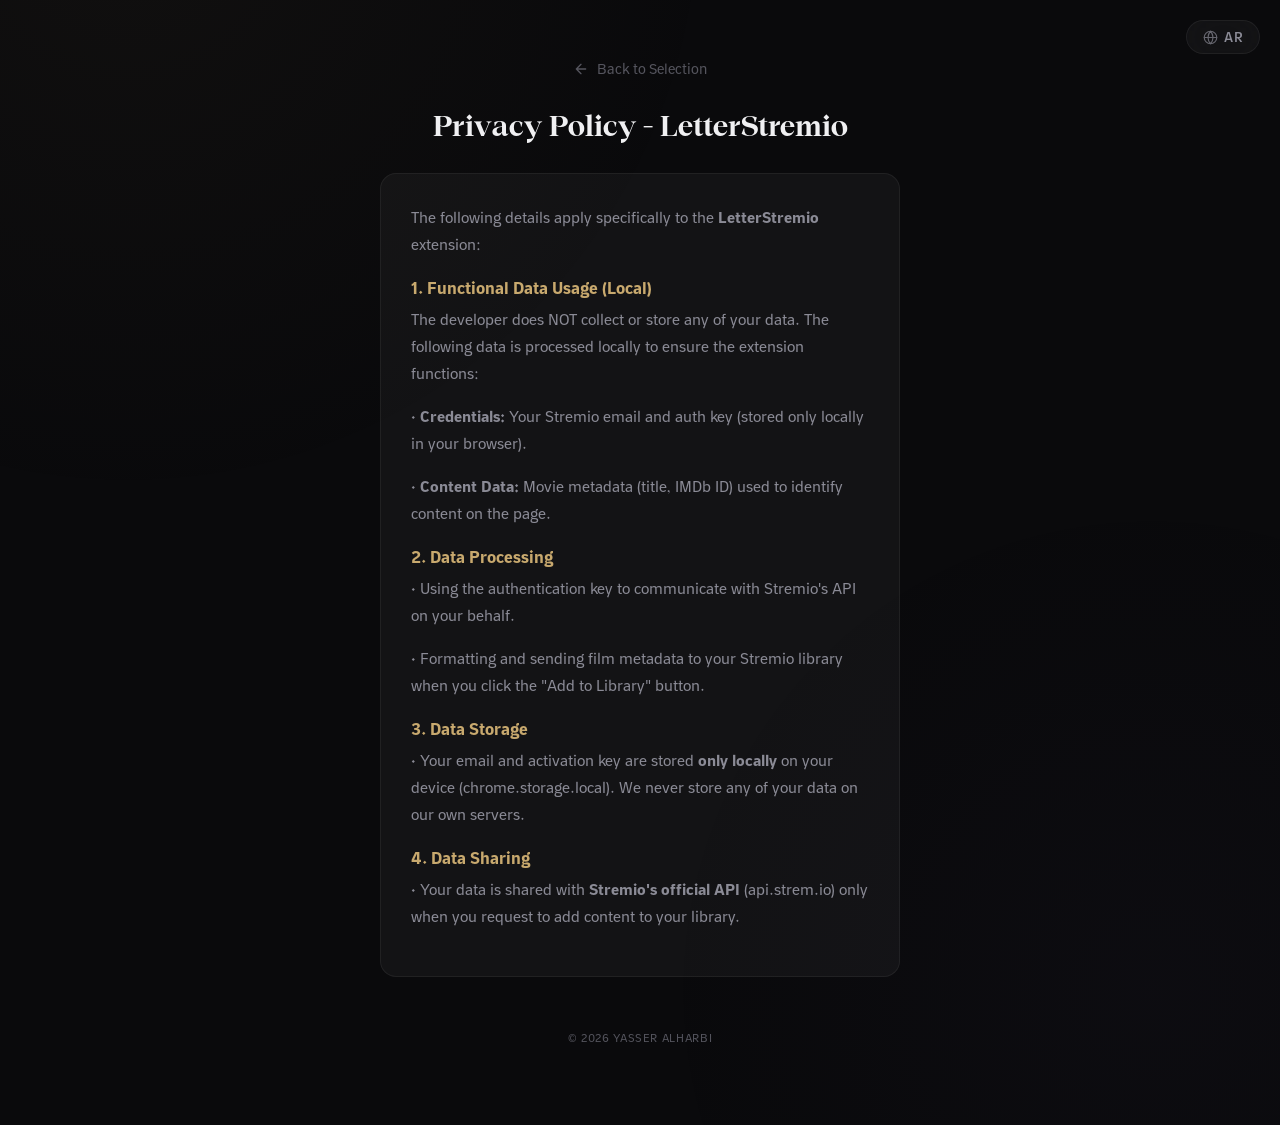
<file: privacy/letterstremio.html>
<!DOCTYPE html>
<html lang="ar" dir="rtl">

<head>
  <meta charset="UTF-8">
  <meta name="viewport" content="width=device-width, initial-scale=1.0">
  <title>Privacy Policy - LetterStremio</title>
  <meta name="description" content="Privacy Policy for LetterStremio Chrome Extension">
  <meta name="theme-color" content="#0a0a0c">
  <link rel="stylesheet" href="../style.css">
  <link rel="icon" href="../img/profile.jpg">
  <style>
    .privacy-container {
      max-width: 600px;
      text-align: right;
      padding-top: 60px;
    }

    [dir="ltr"] .privacy-container {
      text-align: left;
    }

    .privacy-container h1 {
      font-family: 'Thmanyah Serif Display', 'Thmanyah Sans', serif;
      font-size: 28px;
      color: var(--text-primary);
      margin-bottom: 30px;
      text-align: center;
    }

    .privacy-content {
      background: var(--bg-card);
      backdrop-filter: blur(16px);
      -webkit-backdrop-filter: blur(16px);
      border: 1px solid var(--border-card);
      border-radius: var(--radius);
      padding: 30px;
      margin-bottom: 24px;
    }

    .privacy-content h2 {
      font-size: 18px;
      color: var(--accent);
      margin-bottom: 12px;
      font-weight: 600;
    }

    .privacy-content p {
      font-size: 15px;
      line-height: 1.8;
      color: var(--text-secondary);
      margin-bottom: 16px;
    }

    .back-link {
      display: inline-flex;
      align-items: center;
      gap: 8px;
      color: var(--text-muted);
      text-decoration: none;
      font-size: 14px;
      margin-bottom: 30px;
      transition: var(--transition);
    }

    .back-link:hover {
      color: var(--accent);
    }
  </style>
</head>

<body>
  <!-- Language Toggle -->
  <button class="lang-toggle" id="langToggle" aria-label="Switch language">
    <svg class="globe-icon" viewBox="0 0 24 24" fill="none" stroke="currentColor" stroke-width="1.8"
      stroke-linecap="round" stroke-linejoin="round">
      <circle cx="12" cy="12" r="10" />
      <path d="M2 12h20" />
      <path d="M12 2a15.3 15.3 0 0 1 4 10 15.3 15.3 0 0 1-4 10 15.3 15.3 0 0 1-4-10A15.3 15.3 0 0 1 12 2z" />
    </svg>
    <span id="langLabel">EN</span>
  </button>

  <div class="container privacy-container fade-in">
    <a href="index.html" class="back-link">
      <svg width="16" height="16" viewBox="0 0 24 24" fill="none" stroke="currentColor" stroke-width="2"
        stroke-linecap="round" stroke-linejoin="round">
        <path d="M19 12H5M12 19l-7-7 7-7" class="ltr-arrow" style="display:none;" />
        <path d="M5 12h14M12 5l7 7-7 7" class="rtl-arrow" />
      </svg>
      <span id="btnBack">العودة للخيارات</span>
    </a>

    <!-- ARABIC SECTION -->
    <div id="contentAR">
      <h1>سياسة الخصوصية - LetterStremio</h1>
      <div class="privacy-content">
        <p>تنطبق التفاصيل التالية خصيصاً على إضافة <strong>LetterStremio</strong>:</p>
        
        <div style="margin-top: 20px;">
          <h3 style="font-size: 16px; color: var(--accent); margin-bottom: 8px;">1. البيانات الوظيفية (محلياً)</h3>
          <p>الإضافة لا تقوم بجمع أي بيانات شخصية للمطور. البيانات التالية تُعالج برمجياً لضمان عمل الإضافة فقط:</p>
          <p>• <strong>بيانات الاعتماد:</strong> عنوان البريد الإلكتروني ومفتاح المصادقة الخاص بحساب Stremio (تُحفظ محلياً فقط عند تسجيل الدخول).</p>
          <p>• <strong>بيانات المحتوى:</strong> معلومات الفيلم (العنوان، المعرف) من صفحة Letterboxd لتحديد المحتوى المطلوب إضافته.</p>
        </div>

        <div style="margin-top: 20px;">
          <h3 style="font-size: 16px; color: var(--accent); margin-bottom: 8px;">2. معالجة البيانات</h3>
          <p>• استخدام مفتاح المصادقة للتواصل مع واجهة برمجة تطبيقات Stremio نيابة عنك.</p>
          <p>• معالجة بيانات الفيلم لتنسيقها وإرسالها إلى مكتبتك في Stremio عند النقر على زر "إضافة إلى المكتبة".</p>
        </div>

        <div style="margin-top: 20px;">
          <h3 style="font-size: 16px; color: var(--accent); margin-bottom: 8px;">3. تخزين البيانات</h3>
          <p>• يتم تخزين عنوان البريد الإلكتروني ومفتاح المصادقة <strong>محلياً فقط</strong> على جهازك (chrome.storage.local). لا نقوم بتخزين أي من بياناتك على خوادم خاصة بنا.</p>
        </div>

        <div style="margin-top: 20px;">
          <h3 style="font-size: 16px; color: var(--accent); margin-bottom: 8px;">4. مشاركة البيانات</h3>
          <p>• تتم مشاركة البيانات مع <strong>واجهة برمجة التطبيقات الرسمية لـ Stremio</strong> (api.strem.io) فقط عند طلبك إضافة محتوى إلى مكتبتك.</p>
        </div>
      </div>
    </div>

    <!-- ENGLISH SECTION -->
    <div id="contentEN" style="display: none;">
      <h1>Privacy Policy - LetterStremio</h1>
      <div class="privacy-content">
        <p>The following details apply specifically to the <strong>LetterStremio</strong> extension:</p>

        <div style="margin-top: 20px;">
          <h3 style="font-size: 16px; color: var(--accent); margin-bottom: 8px;">1. Functional Data Usage (Local)</h3>
          <p>The developer does NOT collect or store any of your data. The following data is processed locally to ensure the extension functions:</p>
          <p>• <strong>Credentials:</strong> Your Stremio email and auth key (stored only locally in your browser).</p>
          <p>• <strong>Content Data:</strong> Movie metadata (title, IMDb ID) used to identify content on the page.</p>
        </div>

        <div style="margin-top: 20px;">
          <h3 style="font-size: 16px; color: var(--accent); margin-bottom: 8px;">2. Data Processing</h3>
          <p>• Using the authentication key to communicate with Stremio's API on your behalf.</p>
          <p>• Formatting and sending film metadata to your Stremio library when you click the "Add to Library" button.</p>
        </div>

        <div style="margin-top: 20px;">
          <h3 style="font-size: 16px; color: var(--accent); margin-bottom: 8px;">3. Data Storage</h3>
          <p>• Your email and activation key are stored <strong>only locally</strong> on your device (chrome.storage.local). We never store any of your data on our own servers.</p>
        </div>

        <div style="margin-top: 20px;">
          <h3 style="font-size: 16px; color: var(--accent); margin-bottom: 8px;">4. Data Sharing</h3>
          <p>• Your data is shared with <strong>Stremio's official API</strong> (api.strem.io) only when you request to add content to your library.</p>
        </div>
      </div>
    </div>

    <div class="footer fade-in" style="margin-top: 30px;">
      <p>© 2026 YASSER ALHARBI</p>
    </div>
  </div>

  <script>
    const langToggle = document.getElementById('langToggle');
    const langLabel = document.getElementById('langLabel');
    const contentAR = document.getElementById('contentAR');
    const contentEN = document.getElementById('contentEN');
    const btnBack = document.getElementById('btnBack');
    const htmlElement = document.documentElement;
    const rtlArrow = document.querySelector('.rtl-arrow');
    const ltrArrow = document.querySelector('.ltr-arrow');

    function updateLang(isArabic) {
      if (!isArabic) {
        htmlElement.setAttribute('lang', 'en');
        htmlElement.setAttribute('dir', 'ltr');
        langLabel.textContent = 'AR';
        contentAR.style.display = 'none';
        contentEN.style.display = 'block';
        btnBack.textContent = 'Back to Selection';
        rtlArrow.style.display = 'none';
        ltrArrow.style.display = 'block';
      } else {
        htmlElement.setAttribute('lang', 'ar');
        htmlElement.setAttribute('dir', 'rtl');
        langLabel.textContent = 'EN';
        contentAR.style.display = 'block';
        contentEN.style.display = 'none';
        btnBack.textContent = 'العودة للخيارات';
        rtlArrow.style.display = 'block';
        ltrArrow.style.display = 'none';
      }
    }

    // Auto-detect language on load
    const userLang = navigator.language || navigator.userLanguage;
    if (!userLang.startsWith('ar')) {
      updateLang(false);
    }

    langToggle.addEventListener('click', () => {
      const isArabic = htmlElement.getAttribute('lang') === 'ar';
      updateLang(!isArabic);
    });
  </script>
</body>
</html>
</file>
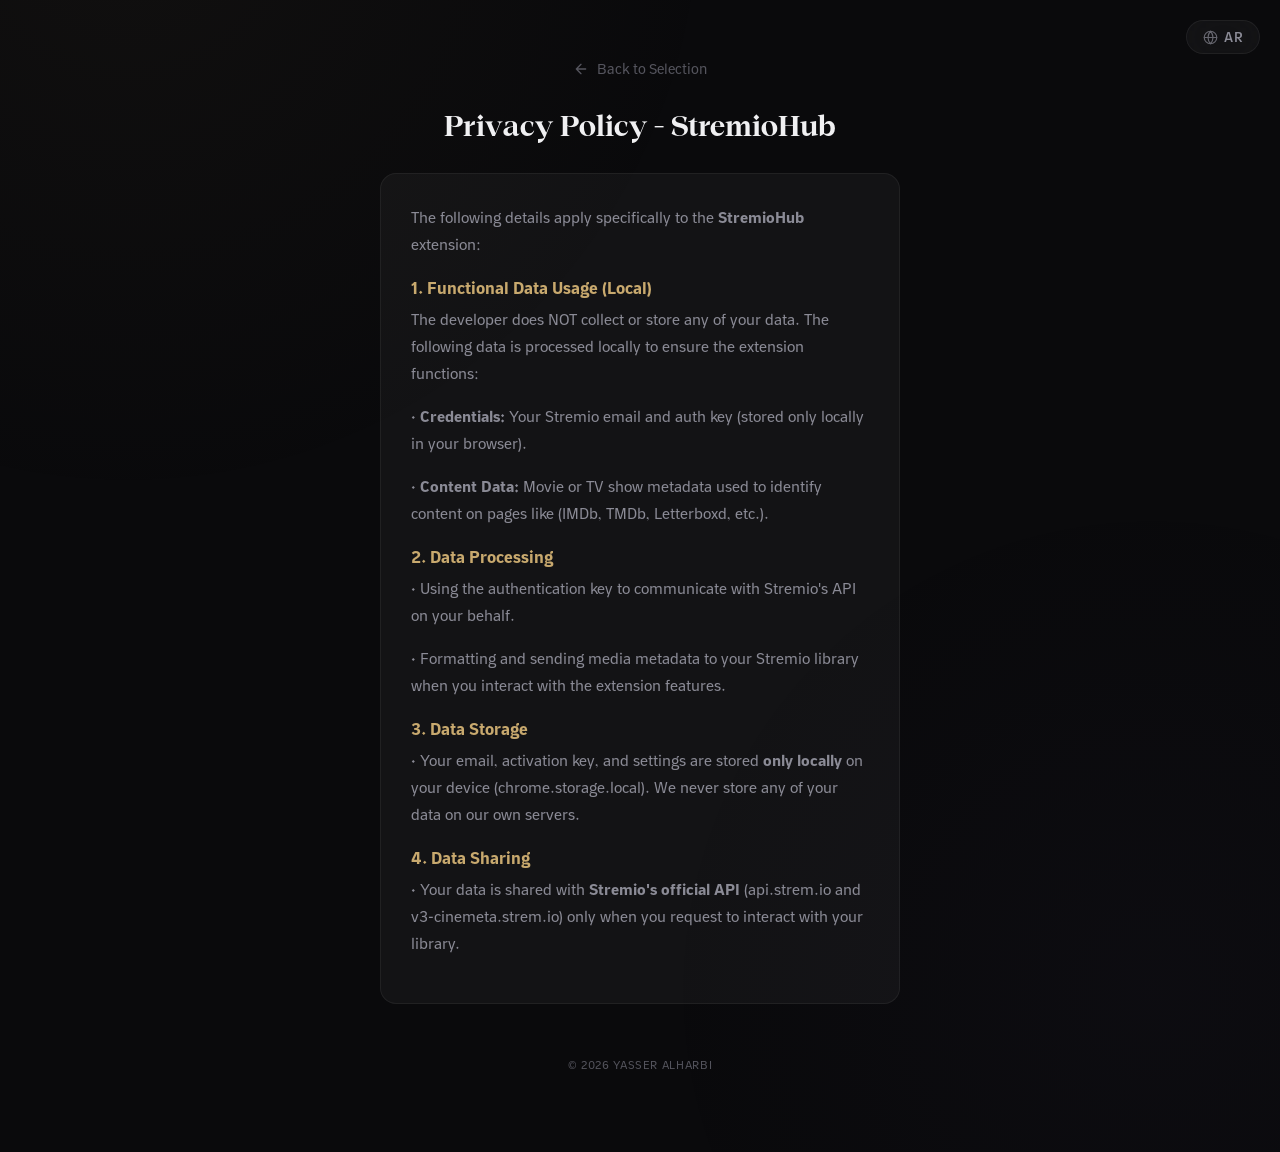
<file: privacy/stremiohub.html>
<!DOCTYPE html>
<html lang="ar" dir="rtl">

<head>
  <meta charset="UTF-8">
  <meta name="viewport" content="width=device-width, initial-scale=1.0">
  <title>Privacy Policy - StremioHub</title>
  <meta name="description" content="Privacy Policy for StremioHub Chrome Extension">
  <meta name="theme-color" content="#0a0a0c">
  <link rel="stylesheet" href="../style.css">
  <link rel="icon" href="../img/profile.jpg">
  <style>
    .privacy-container {
      max-width: 600px;
      text-align: right;
      padding-top: 60px;
    }

    [dir="ltr"] .privacy-container {
      text-align: left;
    }

    .privacy-container h1 {
      font-family: 'Thmanyah Serif Display', 'Thmanyah Sans', serif;
      font-size: 28px;
      color: var(--text-primary);
      margin-bottom: 30px;
      text-align: center;
    }

    .privacy-content {
      background: var(--bg-card);
      backdrop-filter: blur(16px);
      -webkit-backdrop-filter: blur(16px);
      border: 1px solid var(--border-card);
      border-radius: var(--radius);
      padding: 30px;
      margin-bottom: 24px;
    }

    .privacy-content h2 {
      font-size: 18px;
      color: var(--accent);
      margin-bottom: 12px;
      font-weight: 600;
    }

    .privacy-content p {
      font-size: 15px;
      line-height: 1.8;
      color: var(--text-secondary);
      margin-bottom: 16px;
    }

    .back-link {
      display: inline-flex;
      align-items: center;
      gap: 8px;
      color: var(--text-muted);
      text-decoration: none;
      font-size: 14px;
      margin-bottom: 30px;
      transition: var(--transition);
    }

    .back-link:hover {
      color: var(--accent);
    }
  </style>
</head>

<body>
  <!-- Language Toggle -->
  <button class="lang-toggle" id="langToggle" aria-label="Switch language">
    <svg class="globe-icon" viewBox="0 0 24 24" fill="none" stroke="currentColor" stroke-width="1.8"
      stroke-linecap="round" stroke-linejoin="round">
      <circle cx="12" cy="12" r="10" />
      <path d="M2 12h20" />
      <path d="M12 2a15.3 15.3 0 0 1 4 10 15.3 15.3 0 0 1-4 10 15.3 15.3 0 0 1-4-10A15.3 15.3 0 0 1 12 2z" />
    </svg>
    <span id="langLabel">EN</span>
  </button>

  <div class="container privacy-container fade-in">
    <a href="index.html" class="back-link">
      <svg width="16" height="16" viewBox="0 0 24 24" fill="none" stroke="currentColor" stroke-width="2"
        stroke-linecap="round" stroke-linejoin="round">
        <path d="M19 12H5M12 19l-7-7 7-7" class="ltr-arrow" style="display:none;" />
        <path d="M5 12h14M12 5l7 7-7 7" class="rtl-arrow" />
      </svg>
      <span id="btnBack">العودة للخيارات</span>
    </a>

    <!-- ARABIC SECTION -->
    <div id="contentAR">
      <h1>سياسة الخصوصية - StremioHub</h1>
      <div class="privacy-content">
        <p>تنطبق التفاصيل التالية خصيصاً على إضافة <strong>StremioHub</strong>:</p>
        
        <div style="margin-top: 20px;">
          <h3 style="font-size: 16px; color: var(--accent); margin-bottom: 8px;">1. البيانات الوظيفية (محلياً)</h3>
          <p>الإضافة لا تقوم بجمع أي بيانات شخصية للمطور. البيانات التالية تُعالج برمجياً لضمان عمل الإضافة فقط:</p>
          <p>• <strong>بيانات الاعتماد:</strong> عنوان البريد الإلكتروني ومفتاح المصادقة الخاص بحساب Stremio (تُحفظ محلياً فقط عند تسجيل الدخول).</p>
          <p>• <strong>بيانات المحتوى:</strong> معلومات الفيلم أو المسلسل لتحديد المحتوى المطلوب إضافته من مواقع مثل (IMDb, TMDb, Letterboxd وغيرها).</p>
        </div>

        <div style="margin-top: 20px;">
          <h3 style="font-size: 16px; color: var(--accent); margin-bottom: 8px;">2. معالجة البيانات</h3>
          <p>• استخدام مفتاح المصادقة للتواصل مع واجهة برمجة تطبيقات Stremio نيابة عنك.</p>
          <p>• معالجة بيانات المحتوى لتنسيقها وإرسالها إلى مكتبتك في Stremio عند النقر على خيارات الإضافة.</p>
        </div>

        <div style="margin-top: 20px;">
          <h3 style="font-size: 16px; color: var(--accent); margin-bottom: 8px;">3. تخزين البيانات</h3>
          <p>• يتم تخزين عنوان البريد الإلكتروني ومفتاح المصادقة والإعدادات <strong>محلياً فقط</strong> على جهازك (chrome.storage.local). لا نقوم بتخزين أي من بياناتك على خوادم خاصة بنا.</p>
        </div>

        <div style="margin-top: 20px;">
          <h3 style="font-size: 16px; color: var(--accent); margin-bottom: 8px;">4. مشاركة البيانات</h3>
          <p>• تتم مشاركة البيانات مع <strong>واجهة برمجة التطبيقات الرسمية لـ Stremio</strong> (api.strem.io و v3-cinemeta.strem.io) فقط عند طلبك التفاعل مع مكتبتك.</p>
        </div>
      </div>
    </div>

    <!-- ENGLISH SECTION -->
    <div id="contentEN" style="display: none;">
      <h1>Privacy Policy - StremioHub</h1>
      <div class="privacy-content">
        <p>The following details apply specifically to the <strong>StremioHub</strong> extension:</p>

        <div style="margin-top: 20px;">
          <h3 style="font-size: 16px; color: var(--accent); margin-bottom: 8px;">1. Functional Data Usage (Local)</h3>
          <p>The developer does NOT collect or store any of your data. The following data is processed locally to ensure the extension functions:</p>
          <p>• <strong>Credentials:</strong> Your Stremio email and auth key (stored only locally in your browser).</p>
          <p>• <strong>Content Data:</strong> Movie or TV show metadata used to identify content on pages like (IMDb, TMDb, Letterboxd, etc.).</p>
        </div>

        <div style="margin-top: 20px;">
          <h3 style="font-size: 16px; color: var(--accent); margin-bottom: 8px;">2. Data Processing</h3>
          <p>• Using the authentication key to communicate with Stremio's API on your behalf.</p>
          <p>• Formatting and sending media metadata to your Stremio library when you interact with the extension features.</p>
        </div>

        <div style="margin-top: 20px;">
          <h3 style="font-size: 16px; color: var(--accent); margin-bottom: 8px;">3. Data Storage</h3>
          <p>• Your email, activation key, and settings are stored <strong>only locally</strong> on your device (chrome.storage.local). We never store any of your data on our own servers.</p>
        </div>

        <div style="margin-top: 20px;">
          <h3 style="font-size: 16px; color: var(--accent); margin-bottom: 8px;">4. Data Sharing</h3>
          <p>• Your data is shared with <strong>Stremio's official API</strong> (api.strem.io and v3-cinemeta.strem.io) only when you request to interact with your library.</p>
        </div>
      </div>
    </div>

    <div class="footer fade-in" style="margin-top: 30px;">
      <p>© 2026 YASSER ALHARBI</p>
    </div>
  </div>

  <script>
    const langToggle = document.getElementById('langToggle');
    const langLabel = document.getElementById('langLabel');
    const contentAR = document.getElementById('contentAR');
    const contentEN = document.getElementById('contentEN');
    const btnBack = document.getElementById('btnBack');
    const htmlElement = document.documentElement;
    const rtlArrow = document.querySelector('.rtl-arrow');
    const ltrArrow = document.querySelector('.ltr-arrow');

    function updateLang(isArabic) {
      if (!isArabic) {
        htmlElement.setAttribute('lang', 'en');
        htmlElement.setAttribute('dir', 'ltr');
        langLabel.textContent = 'AR';
        contentAR.style.display = 'none';
        contentEN.style.display = 'block';
        btnBack.textContent = 'Back to Selection';
        rtlArrow.style.display = 'none';
        ltrArrow.style.display = 'block';
      } else {
        htmlElement.setAttribute('lang', 'ar');
        htmlElement.setAttribute('dir', 'rtl');
        langLabel.textContent = 'EN';
        contentAR.style.display = 'block';
        contentEN.style.display = 'none';
        btnBack.textContent = 'العودة للخيارات';
        rtlArrow.style.display = 'block';
        ltrArrow.style.display = 'none';
      }
    }

    // Auto-detect language on load
    const userLang = navigator.language || navigator.userLanguage;
    if (!userLang.startsWith('ar')) {
      updateLang(false);
    }

    langToggle.addEventListener('click', () => {
      const isArabic = htmlElement.getAttribute('lang') === 'ar';
      updateLang(!isArabic);
    });
  </script>
</body>
</html>
</file>
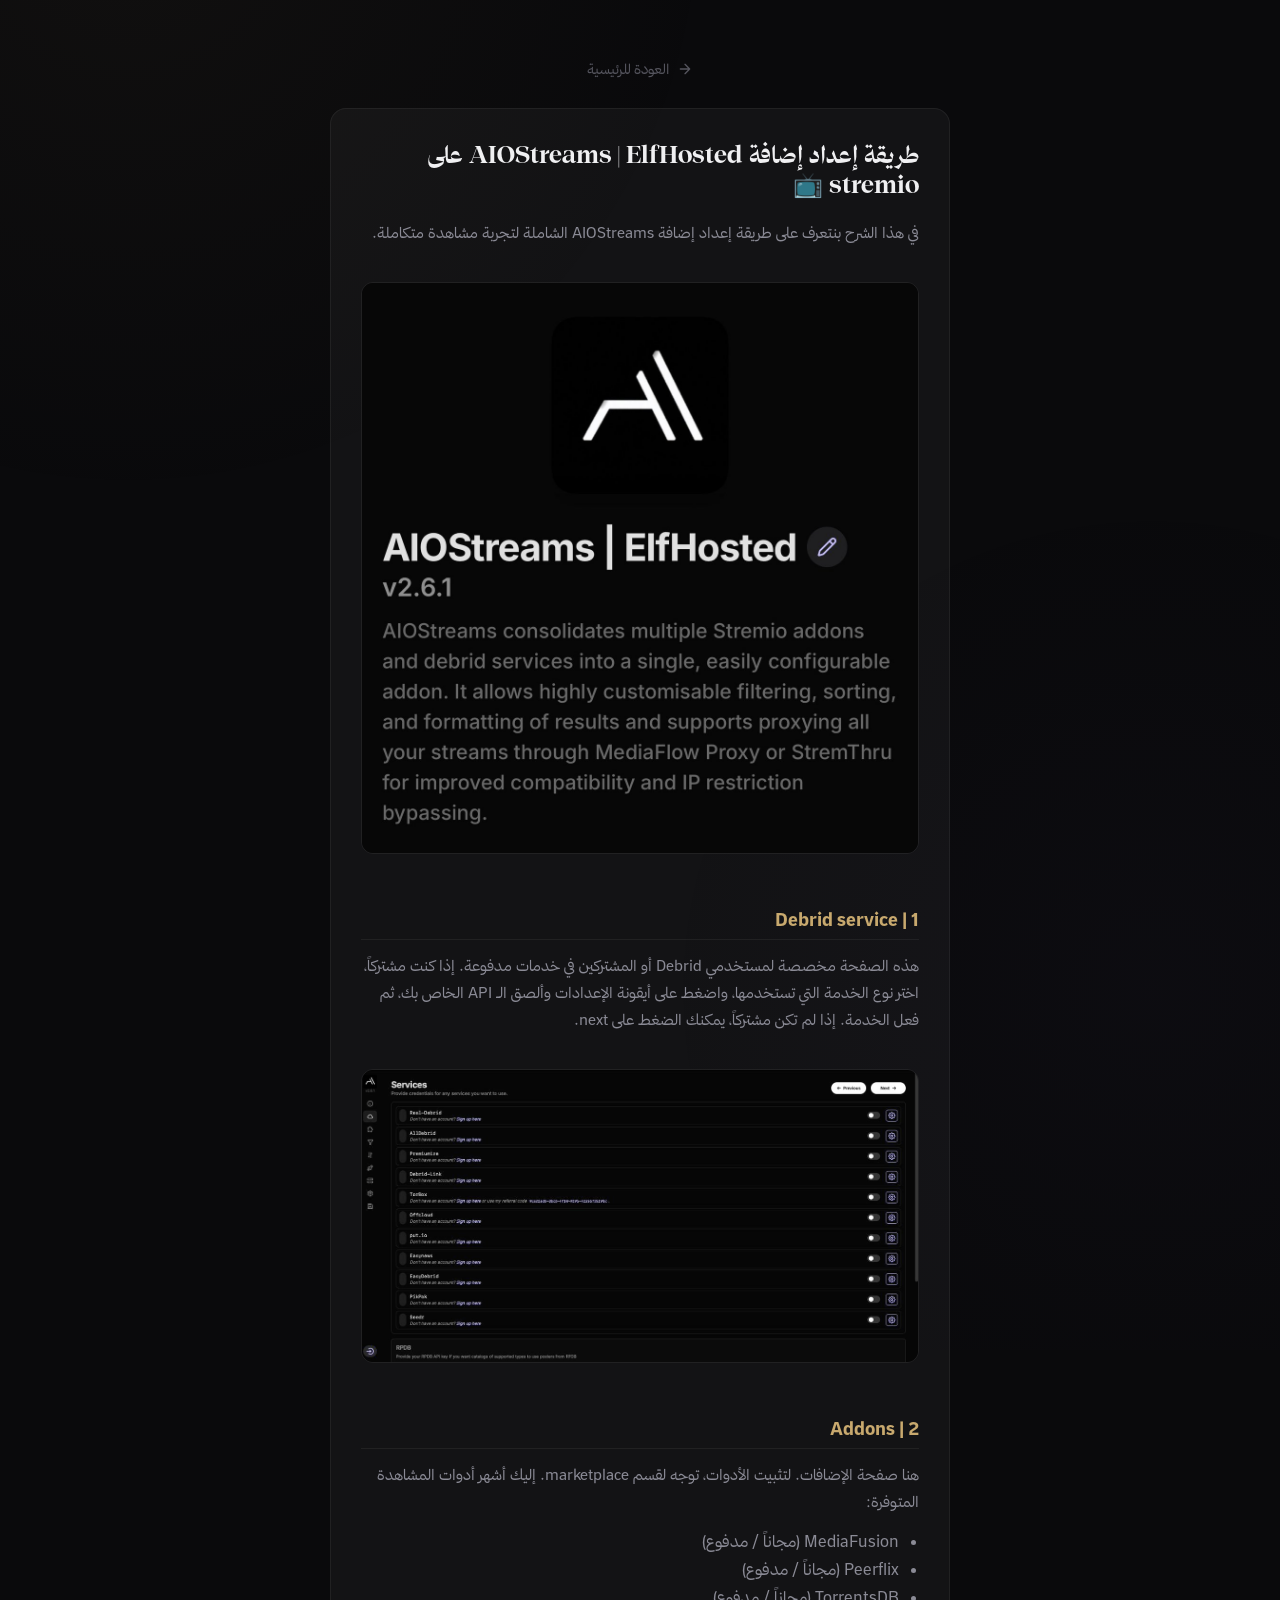
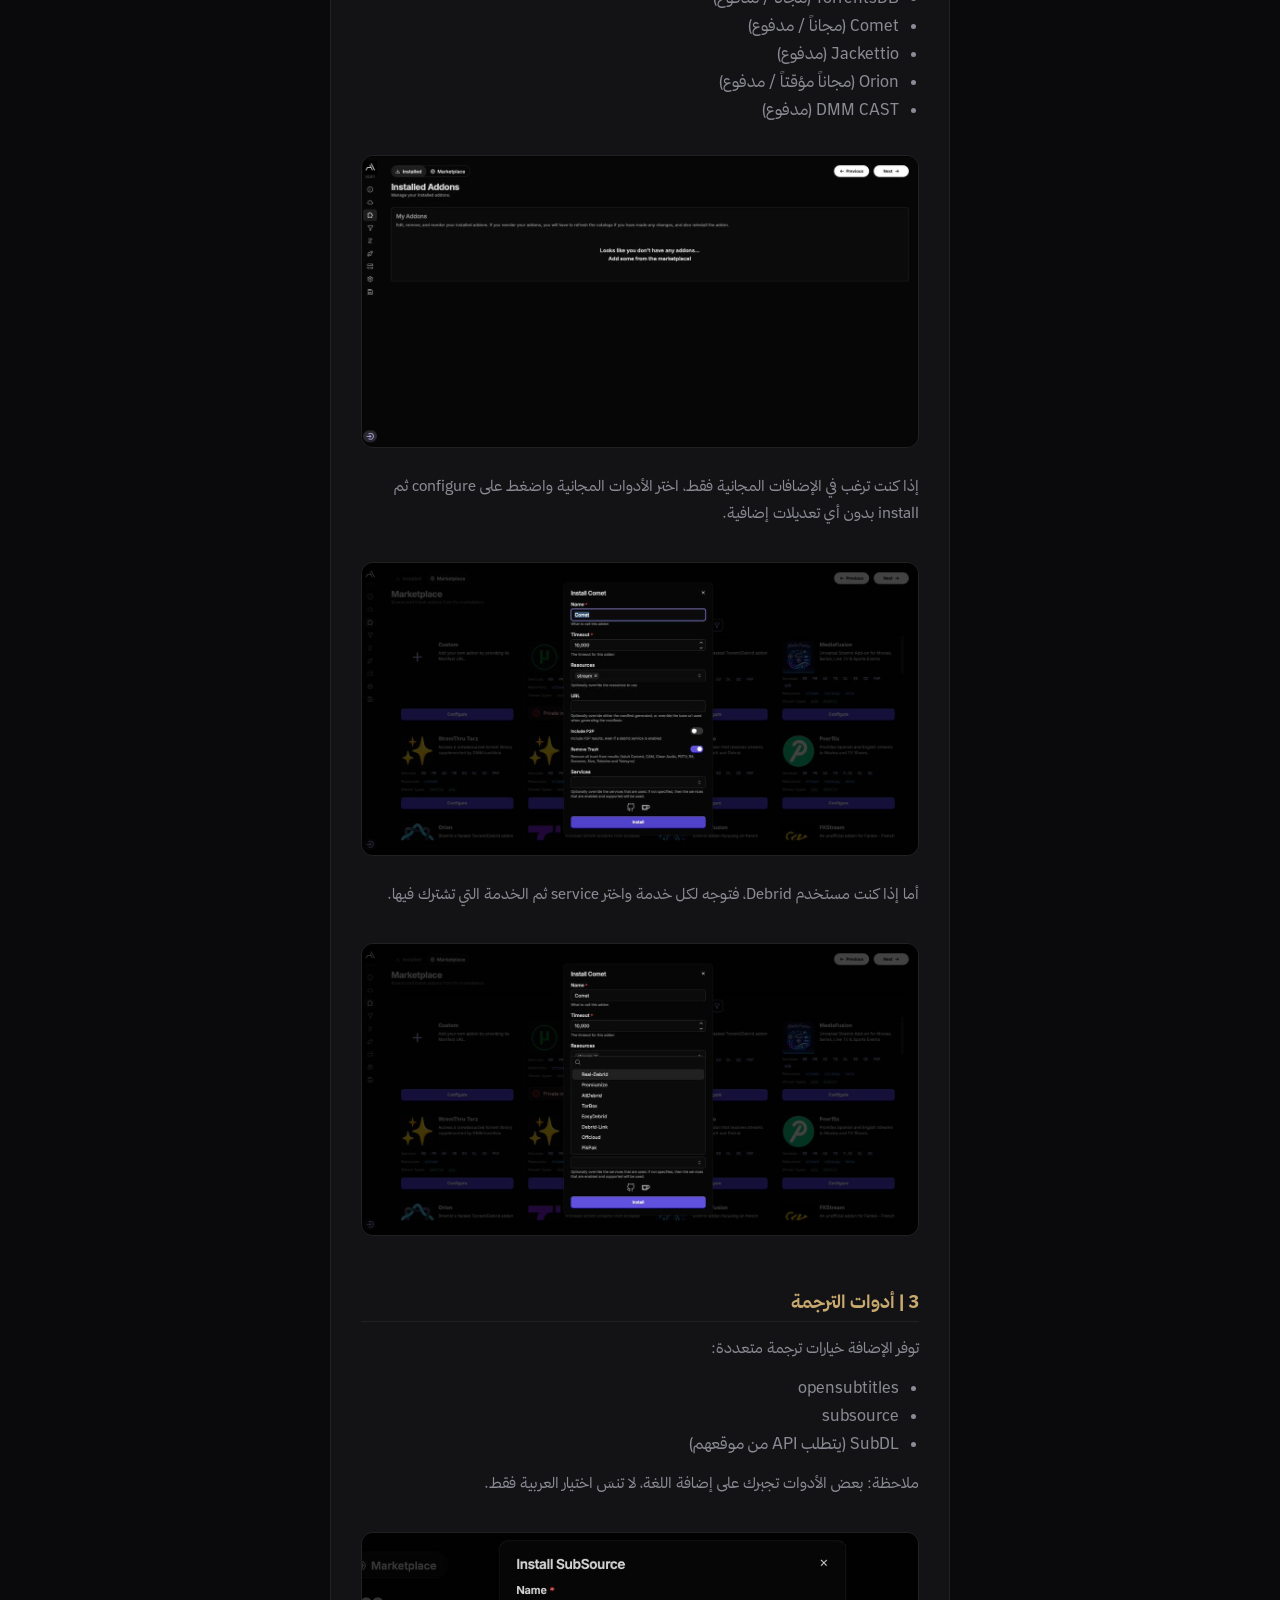
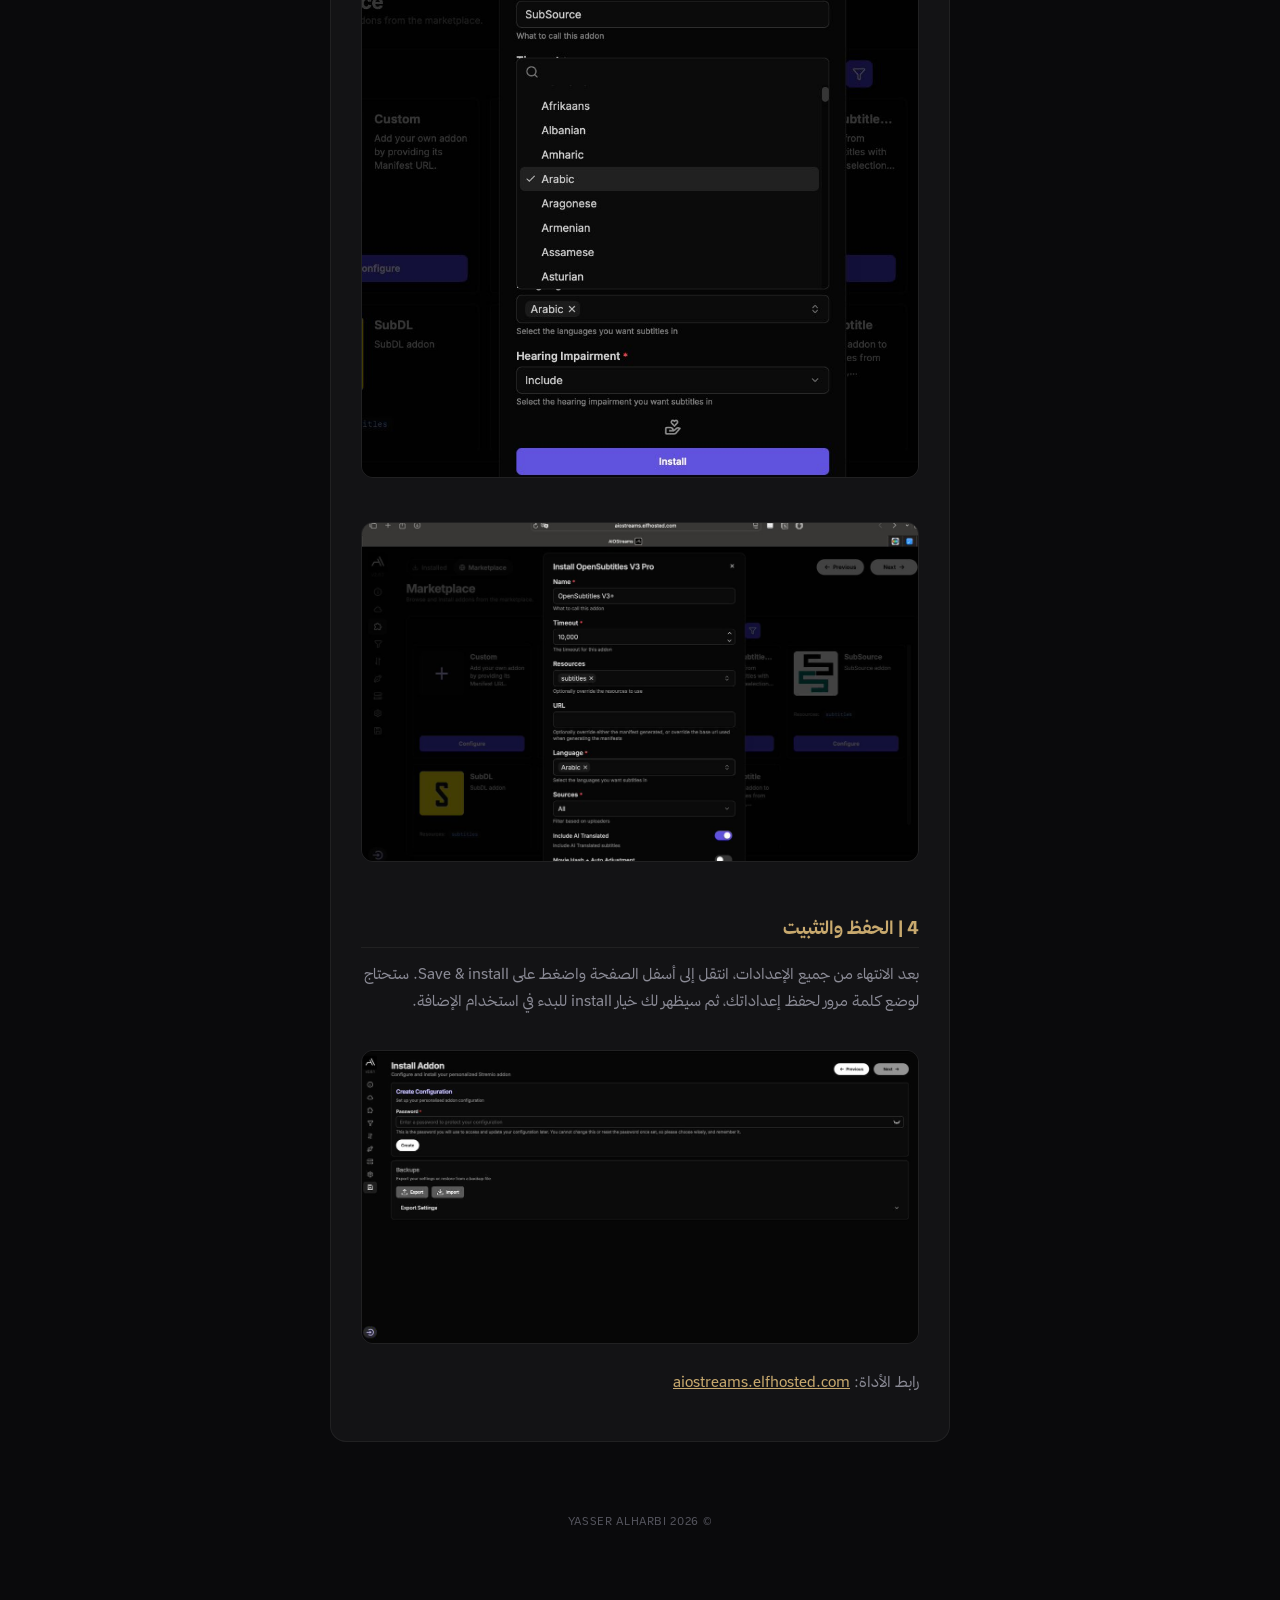
<file: tutorials/aiostreams-elfhosted.html>
<!DOCTYPE html>
<html lang="ar" dir="rtl">
<head>
  <meta charset="UTF-8">
  <meta name="viewport" content="width=device-width, initial-scale=1.0">
  <title>شرح AIOStreams - ياسر الحربي</title>
  <meta name="description" content="طريقة إعداد إضافة AIOStreams | ElfHosted على Stremio">
  <meta name="theme-color" content="#0a0a0c">
  <link rel="stylesheet" href="../style.css">
  <link rel="icon" href="../img/profile.jpg">
  <style>
    .tutorial-container {
      max-width: 700px;
      text-align: right;
      padding-top: 60px;
    }
    
    .tutorial-content {
      background: var(--bg-card);
      backdrop-filter: blur(16px);
      -webkit-backdrop-filter: blur(16px);
      border: 1px solid var(--border-card);
      border-radius: var(--radius);
      padding: 30px;
      margin-bottom: 24px;
    }

    .tutorial-content h1 {
      font-family: 'Thmanyah Serif Display', 'Thmanyah Sans', serif;
      font-size: 24px;
      color: var(--text-primary);
      margin-bottom: 20px;
    }

    .tutorial-content h2 {
      font-size: 18px;
      color: var(--accent);
      margin-top: 30px;
      margin-bottom: 12px;
      font-weight: 600;
      border-bottom: 1px solid var(--border-card);
      padding-bottom: 8px;
    }

    .tutorial-content p {
      font-size: 15px;
      line-height: 1.8;
      color: var(--text-secondary);
      margin-bottom: 16px;
    }

    .tutorial-content img {
      width: 100%;
      border-radius: 12px;
      margin: 20px 0;
      border: 1px solid var(--border-card);
    }

    .tutorial-content ul {
      margin-bottom: 16px;
      padding-right: 20px;
    }

    .tutorial-content li {
      color: var(--text-secondary);
      margin-bottom: 8px;
    }

    .back-link {
      display: inline-flex;
      align-items: center;
      gap: 8px;
      color: var(--text-muted);
      text-decoration: none;
      font-size: 14px;
      margin-bottom: 30px;
      transition: var(--transition);
    }

    .back-link:hover {
      color: var(--accent);
    }
  </style>
</head>
<body>

  <div class="container tutorial-container fade-in">
    
    <a href="../index.html" class="back-link">
      <svg width="16" height="16" viewBox="0 0 24 24" fill="none" stroke="currentColor" stroke-width="2" stroke-linecap="round" stroke-linejoin="round">
        <path d="M5 12h14M12 5l7 7-7 7"/>
      </svg>
      <span>العودة للرئيسية</span>
    </a>

    <div class="tutorial-content">
      <h1>طريقة إعداد إضافة AIOStreams | ElfHosted على stremio 📺</h1>
      <p>في هذا الشرح بنتعرف على طريقة إعداد إضافة AIOStreams الشاملة لتجربة مشاهدة متكاملة.</p>
      <img src="../img/tutorials/aiostreams-elfhosted/1.jpg" alt="AIOStreams Tutorial">

      <h2>1 | Debrid service</h2>
      <p>هذه الصفحة مخصصة لمستخدمي Debrid أو المشتركين في خدمات مدفوعة. إذا كنت مشتركاً، اختر نوع الخدمة التي تستخدمها، واضغط على أيقونة الإعدادات وألصق الـ API الخاص بك، ثم فعل الخدمة. إذا لم تكن مشتركاً، يمكنك الضغط على next.</p>
      <img src="../img/tutorials/aiostreams-elfhosted/2.jpg" alt="Debrid Setup">

      <h2>2 | Addons</h2>
      <p>هنا صفحة الإضافات. لتثبيت الأدوات، توجه لقسم marketplace. إليك أشهر أدوات المشاهدة المتوفرة:</p>
      <ul>
        <li>MediaFusion (مجاناً / مدفوع)</li>
        <li>Peerflix (مجاناً / مدفوع)</li>
        <li>TorrentsDB (مجاناً / مدفوع)</li>
        <li>Comet (مجاناً / مدفوع)</li>
        <li>Jackettio (مدفوع)</li>
        <li>Orion (مجاناً مؤقتاً / مدفوع)</li>
        <li>DMM CAST (مدفوع)</li>
      </ul>
      <img src="../img/tutorials/aiostreams-elfhosted/3.jpg" alt="Marketplace Addons">

      <p>إذا كنت ترغب في الإضافات المجانية فقط، اختر الأدوات المجانية واضغط على configure ثم install بدون أي تعديلات إضافية.</p>
      <img src="../img/tutorials/aiostreams-elfhosted/4.jpg" alt="Free Addons Setup">

      <p>أما إذا كنت مستخدم Debrid، فتوجه لكل خدمة واختر service ثم الخدمة التي تشترك فيها.</p>
      <img src="../img/tutorials/aiostreams-elfhosted/5.jpg" alt="Debrid Addon Config">

      <h2>3 | أدوات الترجمة</h2>
      <p>توفر الإضافة خيارات ترجمة متعددة:</p>
      <ul>
        <li>opensubtitles</li>
        <li>subsource</li>
        <li>SubDL (يتطلب API من موقعهم)</li>
      </ul>
      <p>ملاحظة: بعض الأدوات تجبرك على إضافة اللغة، لا تنسَ اختيار العربية فقط.</p>
      <img src="../img/tutorials/aiostreams-elfhosted/6.jpg" alt="Subtitles Setup 1">
      <img src="../img/tutorials/aiostreams-elfhosted/7.jpg" alt="Subtitles Setup 2">

      <h2>4 | الحفظ والتثبيت</h2>
      <p>بعد الانتهاء من جميع الإعدادات، انتقل إلى أسفل الصفحة واضغط على Save & install. ستحتاج لوضع كلمة مرور لحفظ إعداداتك، ثم سيظهر لك خيار install للبدء في استخدام الإضافة.</p>
      <img src="../img/tutorials/aiostreams-elfhosted/8.jpg" alt="Save and Install">

      <p>رابط الأداة: <a href="https://aiostreams.elfhosted.com/stremio/configure" target="_blank" style="color: var(--accent);">aiostreams.elfhosted.com</a></p>
    </div>

    <div class="footer fade-in">
      <p>© 2026 YASSER ALHARBI</p>
    </div>

  </div>

</body>
</html>
</file>
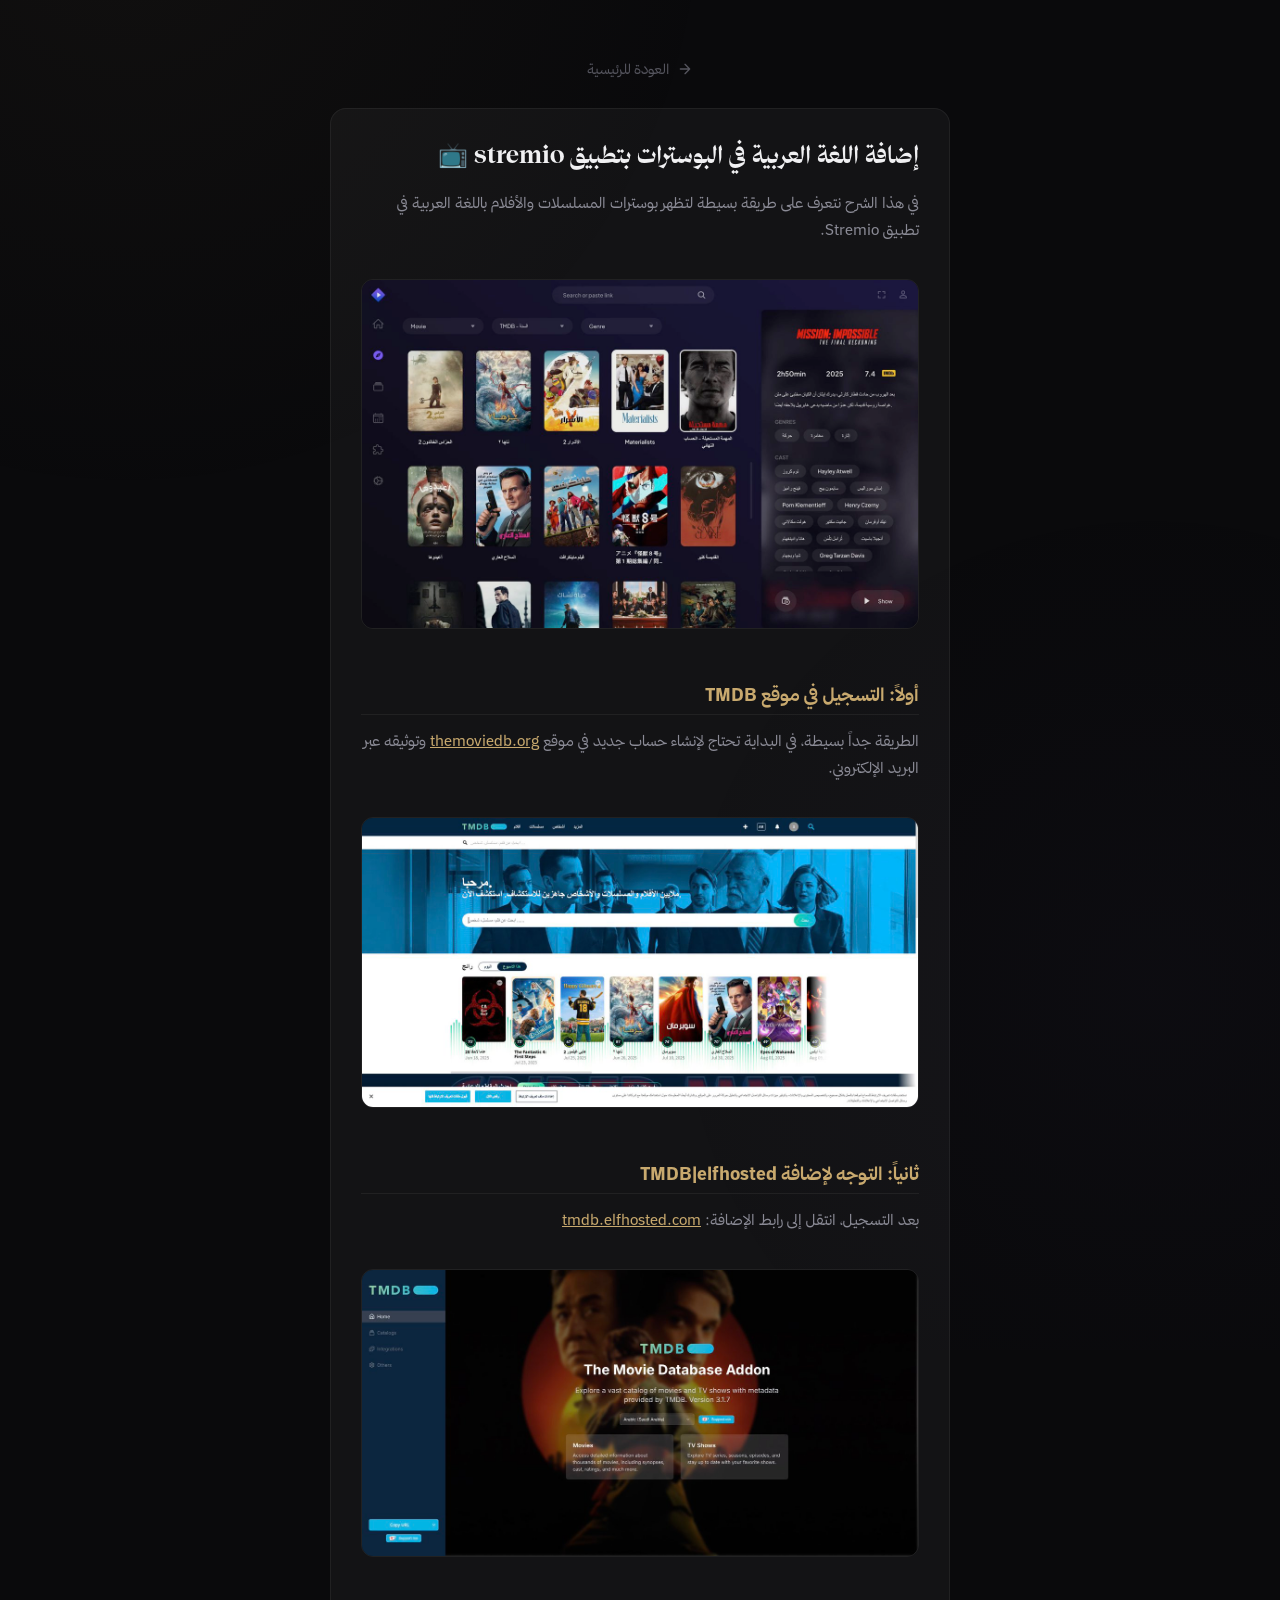
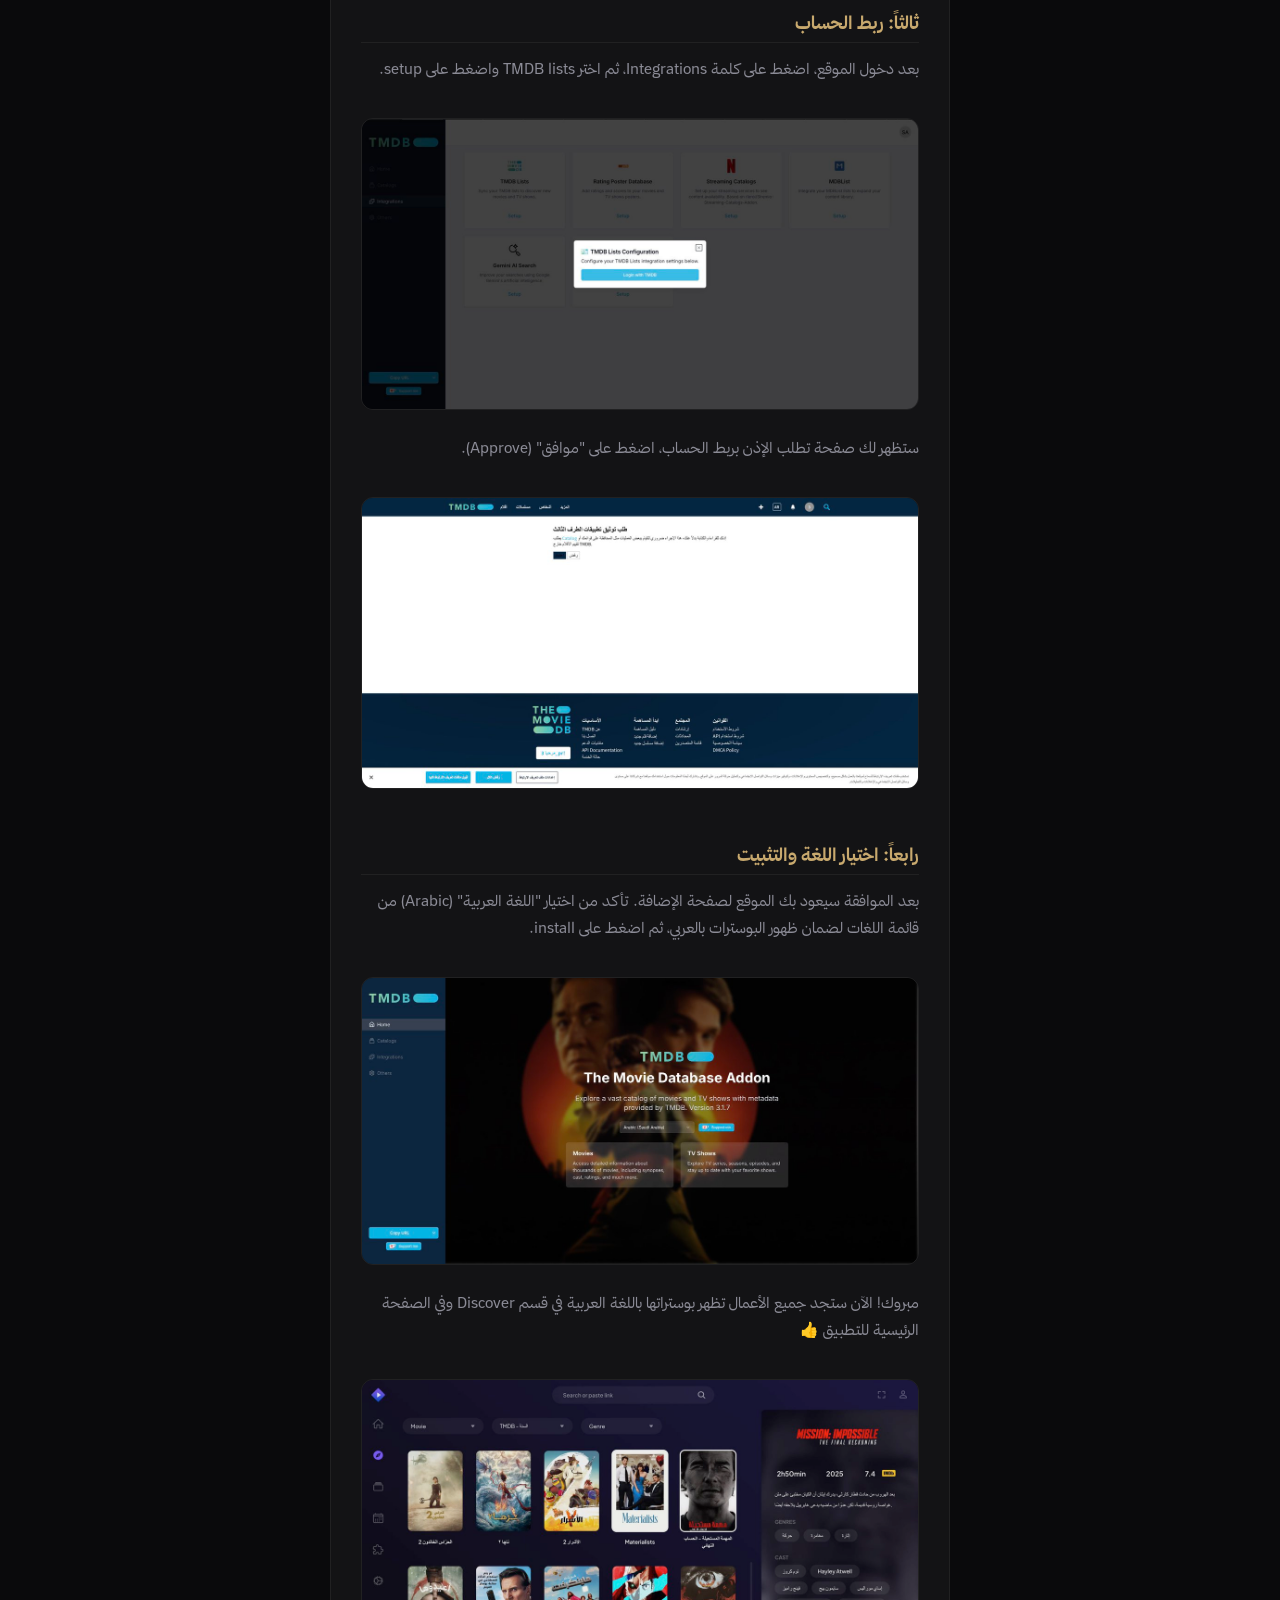
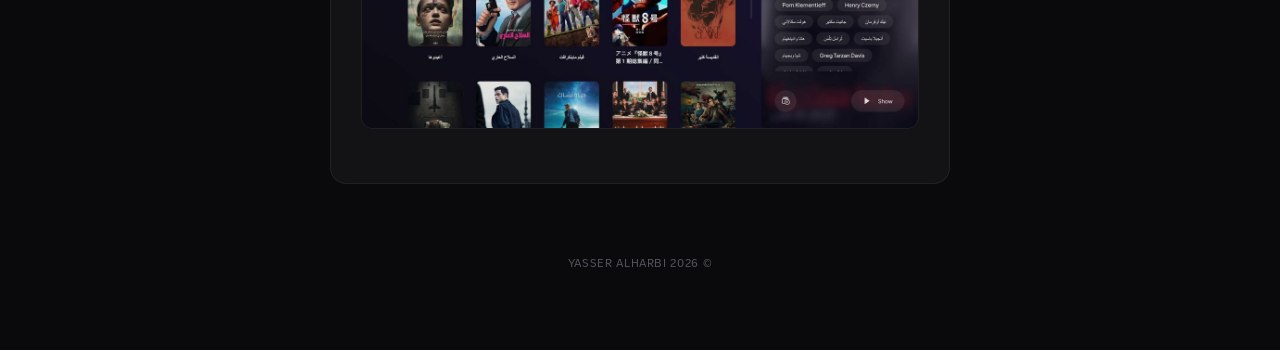
<file: tutorials/arabic-posters-stremio.html>
<!DOCTYPE html>
<html lang="ar" dir="rtl">
<head>
  <meta charset="UTF-8">
  <meta name="viewport" content="width=device-width, initial-scale=1.0">
  <title>تعريب البوسترات - ياسر الحربي</title>
  <meta name="description" content="إضافة اللغة العربية في البوسترات بتطبيق stremio">
  <meta name="theme-color" content="#0a0a0c">
  <link rel="stylesheet" href="../style.css">
  <link rel="icon" href="../img/profile.jpg">
  <style>
    .tutorial-container {
      max-width: 700px;
      text-align: right;
      padding-top: 60px;
    }
    
    .tutorial-content {
      background: var(--bg-card);
      backdrop-filter: blur(16px);
      -webkit-backdrop-filter: blur(16px);
      border: 1px solid var(--border-card);
      border-radius: var(--radius);
      padding: 30px;
      margin-bottom: 24px;
    }

    .tutorial-content h1 {
      font-family: 'Thmanyah Serif Display', 'Thmanyah Sans', serif;
      font-size: 24px;
      color: var(--text-primary);
      margin-bottom: 20px;
    }

    .tutorial-content h2 {
      font-size: 18px;
      color: var(--accent);
      margin-top: 30px;
      margin-bottom: 12px;
      font-weight: 600;
      border-bottom: 1px solid var(--border-card);
      padding-bottom: 8px;
    }

    .tutorial-content p {
      font-size: 15px;
      line-height: 1.8;
      color: var(--text-secondary);
      margin-bottom: 16px;
    }

    .tutorial-content img {
      width: 100%;
      border-radius: 12px;
      margin: 20px 0;
      border: 1px solid var(--border-card);
    }

    .back-link {
      display: inline-flex;
      align-items: center;
      gap: 8px;
      color: var(--text-muted);
      text-decoration: none;
      font-size: 14px;
      margin-bottom: 30px;
      transition: var(--transition);
    }

    .back-link:hover {
      color: var(--accent);
    }
  </style>
</head>
<body>

  <div class="container tutorial-container fade-in">
    
    <a href="../index.html" class="back-link">
      <svg width="16" height="16" viewBox="0 0 24 24" fill="none" stroke="currentColor" stroke-width="2" stroke-linecap="round" stroke-linejoin="round">
        <path d="M5 12h14M12 5l7 7-7 7"/>
      </svg>
      <span>العودة للرئيسية</span>
    </a>

    <div class="tutorial-content">
      <h1>إضافة اللغة العربية في البوسترات بتطبيق stremio 📺</h1>
      <p>في هذا الشرح نتعرف على طريقة بسيطة لتظهر بوسترات المسلسلات والأفلام باللغة العربية في تطبيق Stremio.</p>
      <img src="../img/tutorials/arabic-posters-stremio/1.jpg" alt="Arabic Posters Guide">

      <h2>أولاً: التسجيل في موقع TMDB</h2>
      <p>الطريقة جداً بسيطة، في البداية تحتاج لإنشاء حساب جديد في موقع <a href="https://www.themoviedb.org" target="_blank" style="color: var(--accent);">themoviedb.org</a> وتوثيقه عبر البريد الإلكتروني.</p>
      <img src="../img/tutorials/arabic-posters-stremio/2.jpg" alt="TMDB Registration">

      <h2>ثانياً: التوجه لإضافة TMDB|elfhosted</h2>
      <p>بعد التسجيل، انتقل إلى رابط الإضافة: <a href="https://tmdb.elfhosted.com/" target="_blank" style="color: var(--accent);">tmdb.elfhosted.com</a></p>
      <img src="../img/tutorials/arabic-posters-stremio/3.jpg" alt="TMDB Addon">

      <h2>ثالثاً: ربط الحساب</h2>
      <p>بعد دخول الموقع، اضغط على كلمة Integrations، ثم اختر TMDB lists واضغط على setup.</p>
      <img src="../img/tutorials/arabic-posters-stremio/4.jpg" alt="Integrations Setup">

      <p>ستظهر لك صفحة تطلب الإذن بربط الحساب، اضغط على "موافق" (Approve).</p>
      <img src="../img/tutorials/arabic-posters-stremio/5.jpg" alt="Approval">

      <h2>رابعاً: اختيار اللغة والتثبيت</h2>
      <p>بعد الموافقة سيعود بك الموقع لصفحة الإضافة. تأكد من اختيار "اللغة العربية" (Arabic) من قائمة اللغات لضمان ظهور البوسترات بالعربي، ثم اضغط على install.</p>
      <img src="../img/tutorials/arabic-posters-stremio/6.jpg" alt="Language Selection">

      <p>مبروك! الآن ستجد جميع الأعمال تظهر بوستراتها باللغة العربية في قسم Discover وفي الصفحة الرئيسية للتطبيق 👍</p>
      <img src="../img/tutorials/arabic-posters-stremio/7.jpg" alt="Result">
    </div>

    <div class="footer fade-in">
      <p>© 2026 YASSER ALHARBI</p>
    </div>

  </div>

</body>
</html>
</file>
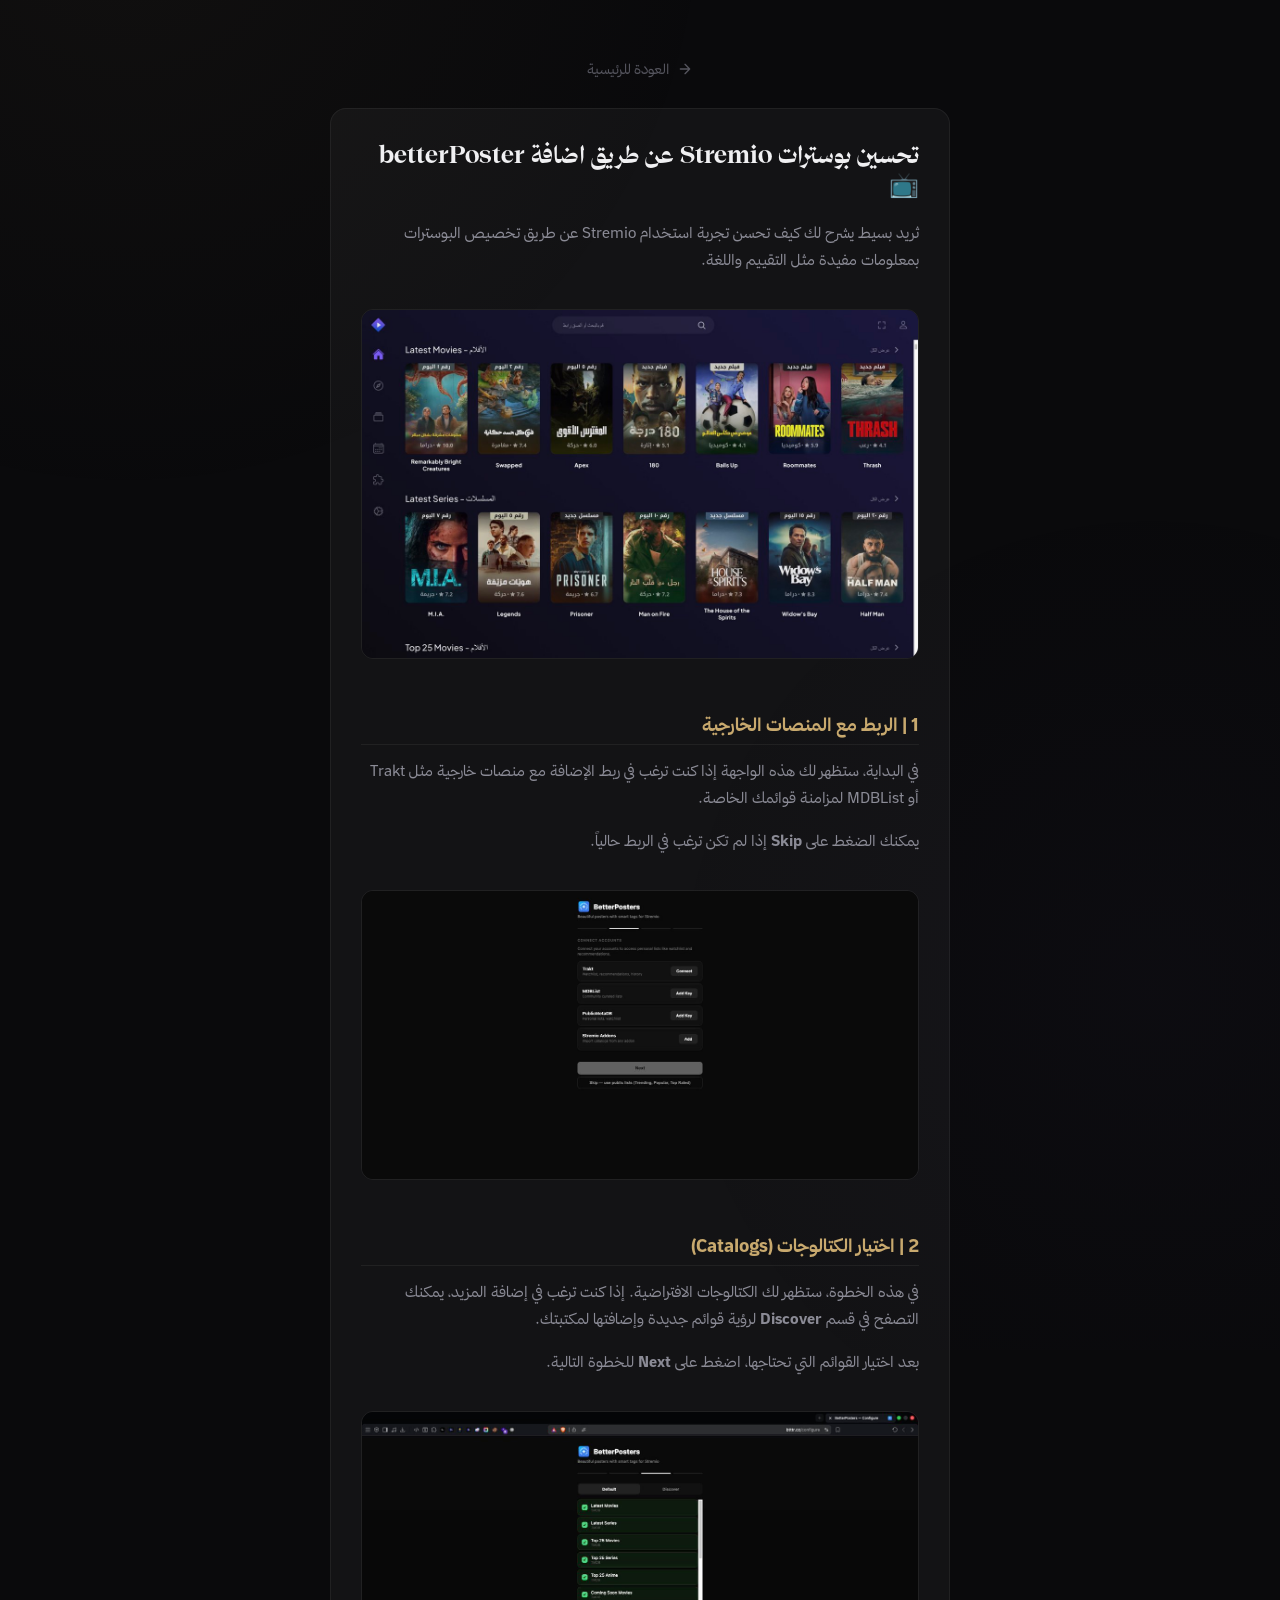
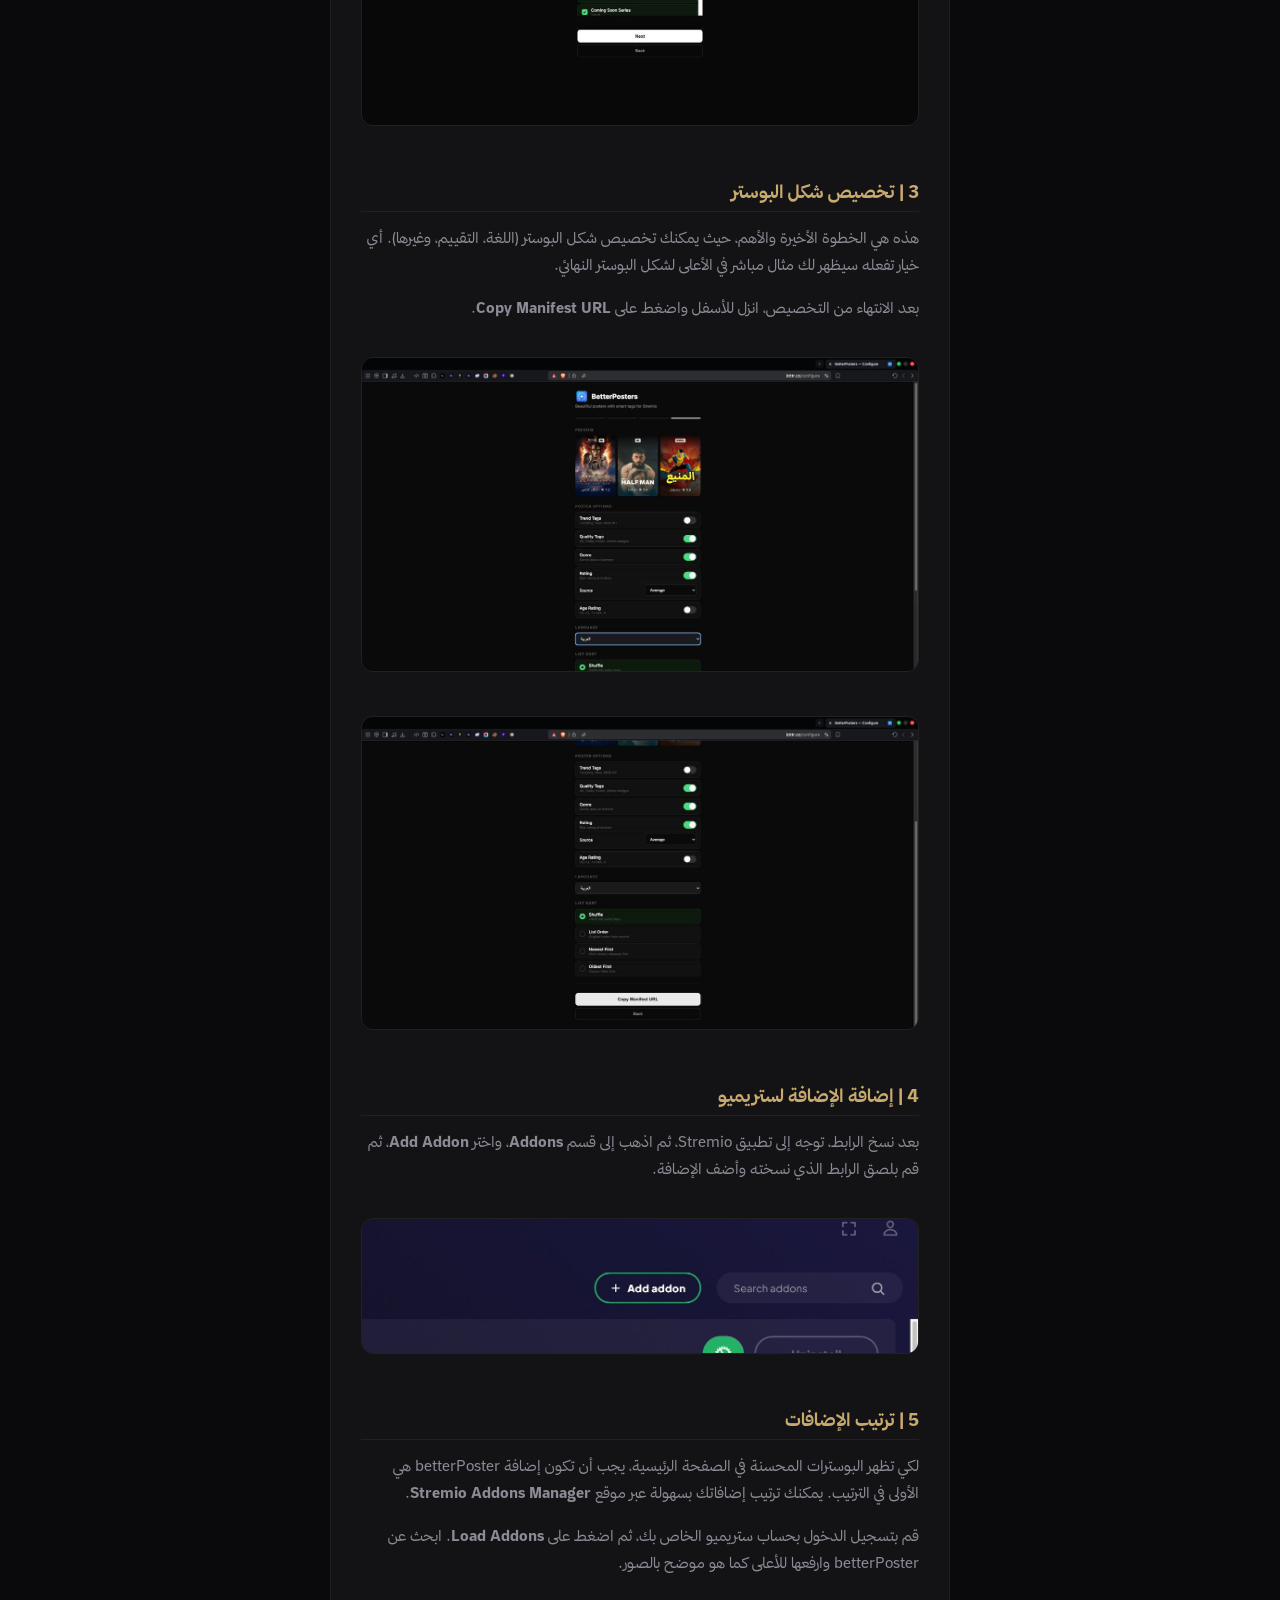
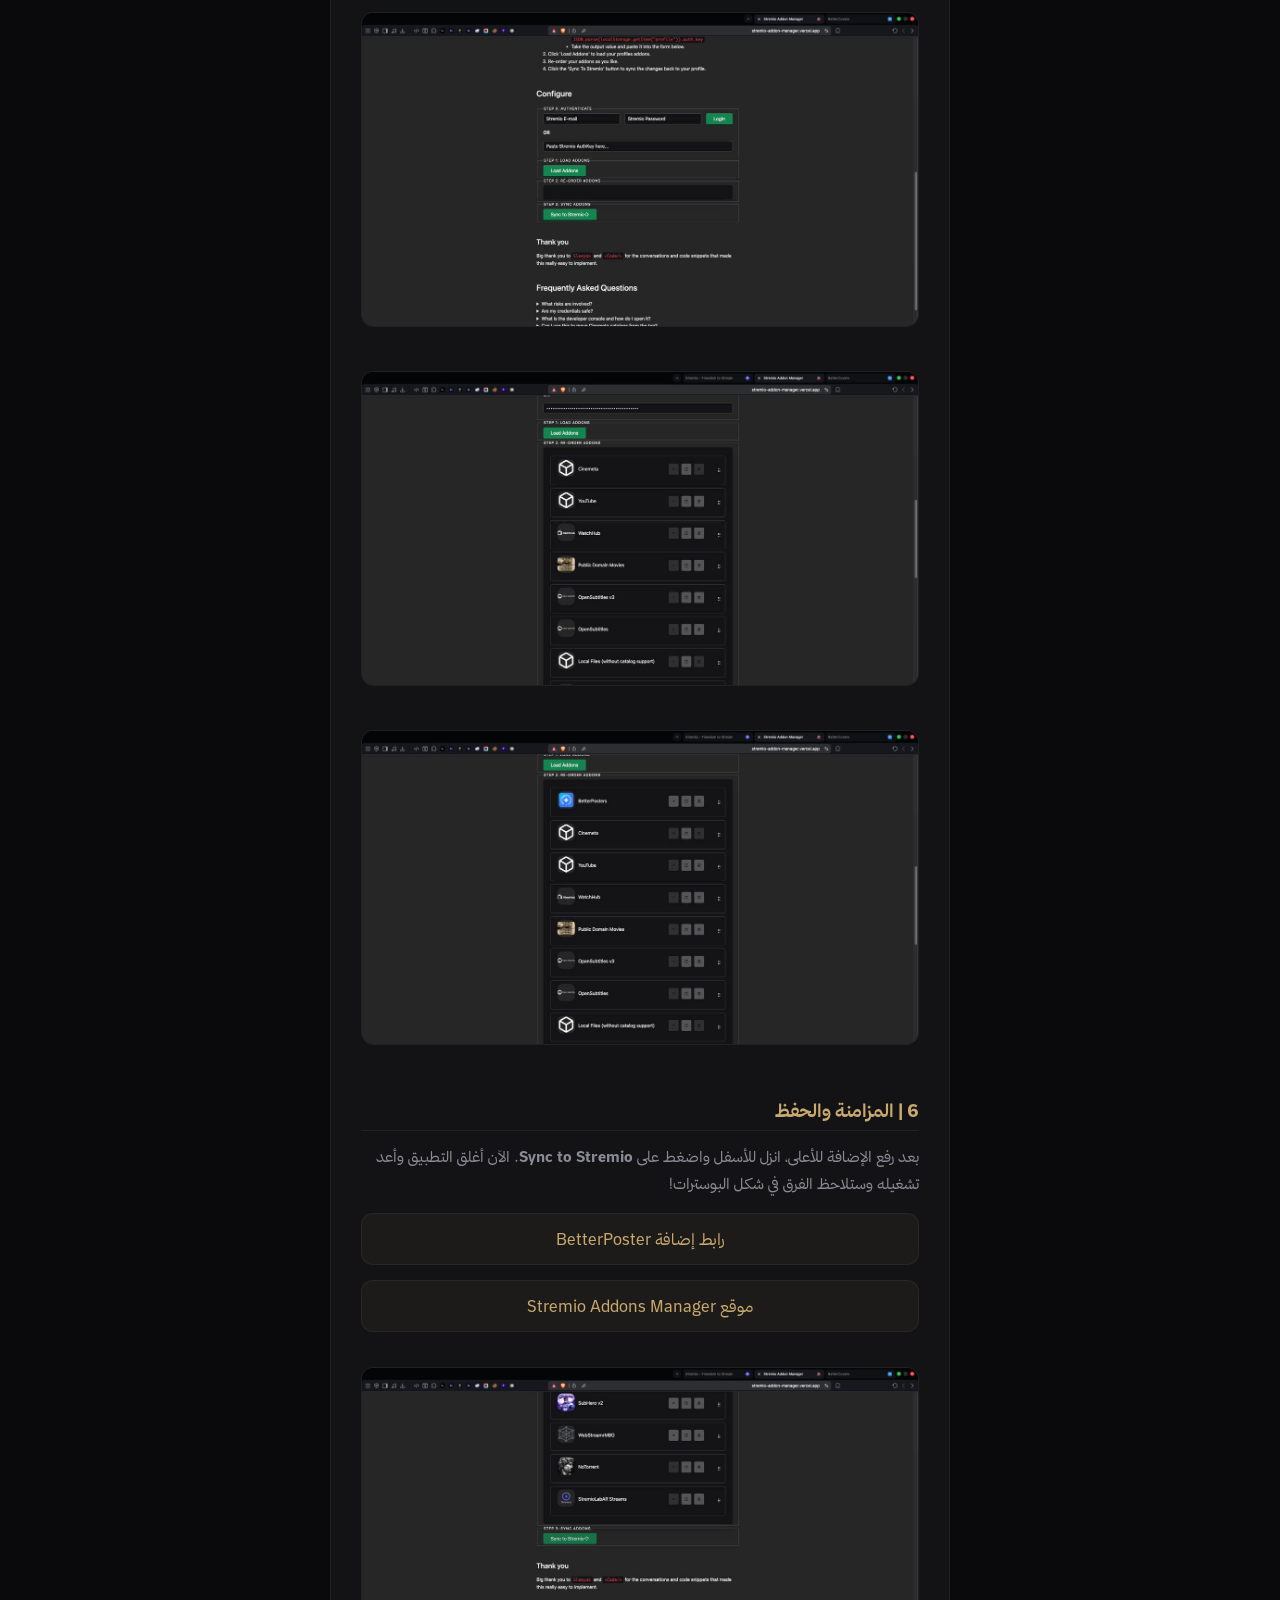
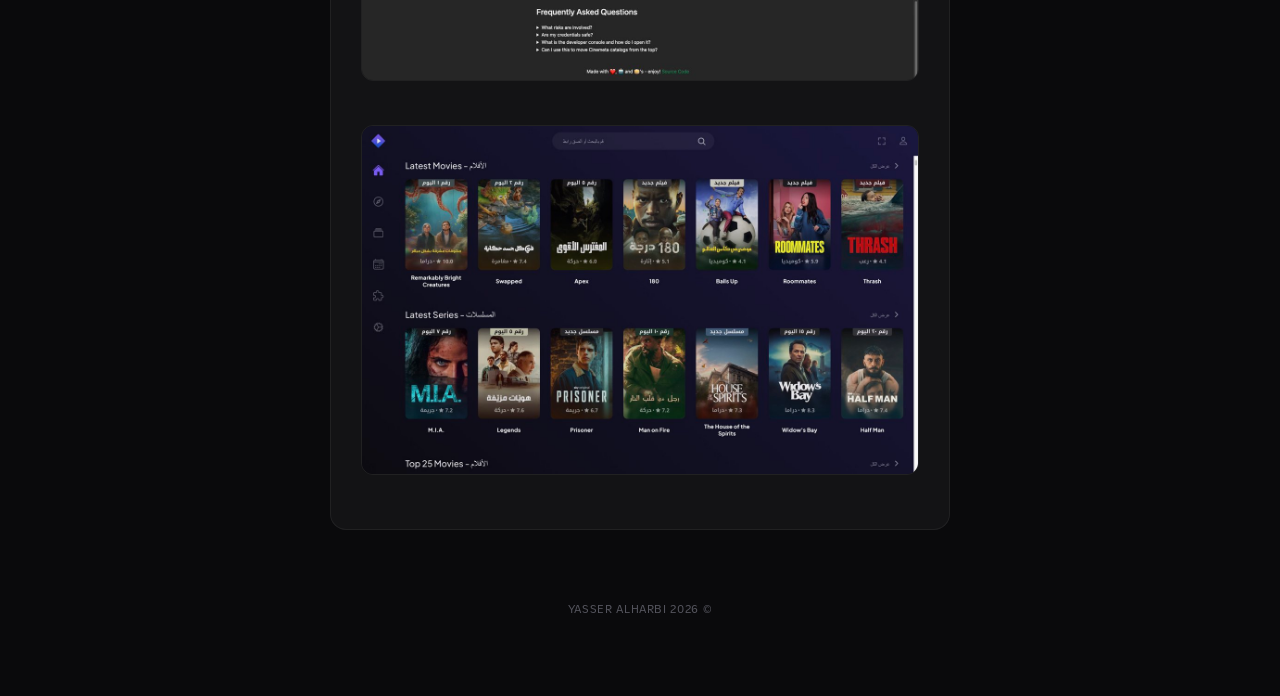
<file: tutorials/better-poster.html>
<!DOCTYPE html>
<html lang="ar" dir="rtl">
<head>
  <meta charset="UTF-8">
  <meta name="viewport" content="width=device-width, initial-scale=1.0">
  <title>تحسين بوسترات Stremio - ياسر الحربي</title>
  <meta name="description" content="طريقة تحسين وتغيير بوسترات الأفلام والمسلسلات في Stremio باستخدام إضافة betterPoster">
  <meta name="theme-color" content="#0a0a0c">
  <link rel="stylesheet" href="../style.css?v=1.3">
  <link rel="icon" href="../img/profile.jpg">
  <style>
    .tutorial-container {
      max-width: 700px;
      text-align: right;
      padding-top: 60px;
    }
    
    .tutorial-content {
      background: var(--bg-card);
      backdrop-filter: blur(16px);
      -webkit-backdrop-filter: blur(16px);
      border: 1px solid var(--border-card);
      border-radius: var(--radius);
      padding: 30px;
      margin-bottom: 24px;
    }

    .tutorial-content h1 {
      font-family: 'Thmanyah Serif Display', 'Thmanyah Sans', serif;
      font-size: 24px;
      color: var(--text-primary);
      margin-bottom: 20px;
    }

    .tutorial-content h2 {
      font-size: 18px;
      color: var(--accent);
      margin-top: 30px;
      margin-bottom: 12px;
      font-weight: 600;
      border-bottom: 1px solid var(--border-card);
      padding-bottom: 8px;
    }

    .tutorial-content p {
      font-size: 15px;
      line-height: 1.8;
      color: var(--text-secondary);
      margin-bottom: 16px;
    }

    .tutorial-content img {
      width: 100%;
      border-radius: 12px;
      margin: 20px 0;
      border: 1px solid var(--border-card);
    }

    .tutorial-content ul {
      margin-bottom: 16px;
      padding-right: 20px;
    }

    .tutorial-content li {
      color: var(--text-secondary);
      margin-bottom: 8px;
    }

    .back-link {
      display: inline-flex;
      align-items: center;
      gap: 8px;
      color: var(--text-muted);
      text-decoration: none;
      font-size: 14px;
      margin-bottom: 30px;
      transition: var(--transition);
    }

    .back-link:hover {
      color: var(--accent);
    }

    .link-box {
      display: block;
      background: rgba(200, 169, 110, 0.05);
      border: 1px solid var(--border-card);
      padding: 15px;
      border-radius: 12px;
      margin: 15px 0;
      color: var(--accent);
      text-decoration: none;
      transition: var(--transition);
      text-align: center;
    }

    .link-box:hover {
      background: rgba(200, 169, 110, 0.1);
      border-color: var(--accent);
    }
  </style>
</head>
<body>

  <div class="container tutorial-container fade-in">
    
    <a href="../index.html" class="back-link">
      <svg width="16" height="16" viewBox="0 0 24 24" fill="none" stroke="currentColor" stroke-width="2" stroke-linecap="round" stroke-linejoin="round">
        <path d="M5 12h14M12 5l7 7-7 7"/>
      </svg>
      <span>العودة للرئيسية</span>
    </a>

    <div class="tutorial-content">
      <h1>تحسين بوسترات Stremio عن طريق اضافة betterPoster 📺</h1>
      <p>ثريد بسيط يشرح لك كيف تحسن تجربة استخدام Stremio عن طريق تخصيص البوسترات بمعلومات مفيدة مثل التقييم واللغة.</p>
      <img src="../img/tutorials/better-poster/1.jpg" alt="BetterPoster Tutorial">

      <h2>1 | الربط مع المنصات الخارجية</h2>
      <p>في البداية، ستظهر لك هذه الواجهة إذا كنت ترغب في ربط الإضافة مع منصات خارجية مثل Trakt أو MDBList لمزامنة قوائمك الخاصة.</p>
      <p>يمكنك الضغط على <strong>Skip</strong> إذا لم تكن ترغب في الربط حالياً.</p>
      <img src="../img/tutorials/better-poster/2.jpg" alt="Step 1">

      <h2>2 | اختيار الكتالوجات (Catalogs)</h2>
      <p>في هذه الخطوة، ستظهر لك الكتالوجات الافتراضية. إذا كنت ترغب في إضافة المزيد، يمكنك التصفح في قسم <strong>Discover</strong> لرؤية قوائم جديدة وإضافتها لمكتبتك.</p>
      <p>بعد اختيار القوائم التي تحتاجها، اضغط على <strong>Next</strong> للخطوة التالية.</p>
      <img src="../img/tutorials/better-poster/3.jpg" alt="Step 2">

      <h2>3 | تخصيص شكل البوستر</h2>
      <p>هذه هي الخطوة الأخيرة والأهم، حيث يمكنك تخصيص شكل البوستر (اللغة، التقييم، وغيرها). أي خيار تفعله سيظهر لك مثال مباشر في الأعلى لشكل البوستر النهائي.</p>
      <p>بعد الانتهاء من التخصيص، انزل للأسفل واضغط على <strong>Copy Manifest URL</strong>.</p>
      <img src="../img/tutorials/better-poster/4.jpg" alt="Step 3 - Part 1">
      <img src="../img/tutorials/better-poster/5.jpg" alt="Step 3 - Part 2">

      <h2>4 | إضافة الإضافة لستريميو</h2>
      <p>بعد نسخ الرابط، توجه إلى تطبيق Stremio، ثم اذهب إلى قسم <strong>Addons</strong>، واختر <strong>Add Addon</strong>، ثم قم بلصق الرابط الذي نسخته وأضف الإضافة.</p>
      <img src="../img/tutorials/better-poster/6.jpg" alt="Step 4">

      <h2>5 | ترتيب الإضافات</h2>
      <p>لكي تظهر البوسترات المحسنة في الصفحة الرئيسية، يجب أن تكون إضافة betterPoster هي الأولى في الترتيب. يمكنك ترتيب إضافاتك بسهولة عبر موقع <strong>Stremio Addons Manager</strong>.</p>
      <p>قم بتسجيل الدخول بحساب ستريميو الخاص بك، ثم اضغط على <strong>Load Addons</strong>. ابحث عن betterPoster وارفعها للأعلى كما هو موضح بالصور.</p>
      <img src="../img/tutorials/better-poster/7.jpg" alt="Step 5 - Login">
      <img src="../img/tutorials/better-poster/8.jpg" alt="Step 5 - Load Addons">
      <img src="../img/tutorials/better-poster/9.jpg" alt="Step 5 - Sorting">

      <h2>6 | المزامنة والحفظ</h2>
      <p>بعد رفع الإضافة للأعلى، انزل للأسفل واضغط على <strong>Sync to Stremio</strong>. الآن أغلق التطبيق وأعد تشغيله وستلاحظ الفرق في شكل البوسترات!</p>
      
      <a href="https://btttr.cc/configure" target="_blank" class="link-box">رابط إضافة BetterPoster</a>
      <a href="http://stremio-addon-manager.vercel.app" target="_blank" class="link-box">موقع Stremio Addons Manager</a>

      <img src="../img/tutorials/better-poster/10.jpg" alt="Enjoy Part 1">
      <img src="../img/tutorials/better-poster/11.jpg" alt="Enjoy Part 2">
    </div>

    <div class="footer fade-in">
      <p>© 2026 YASSER ALHARBI</p>
    </div>

  </div>

</body>
</html>
</file>
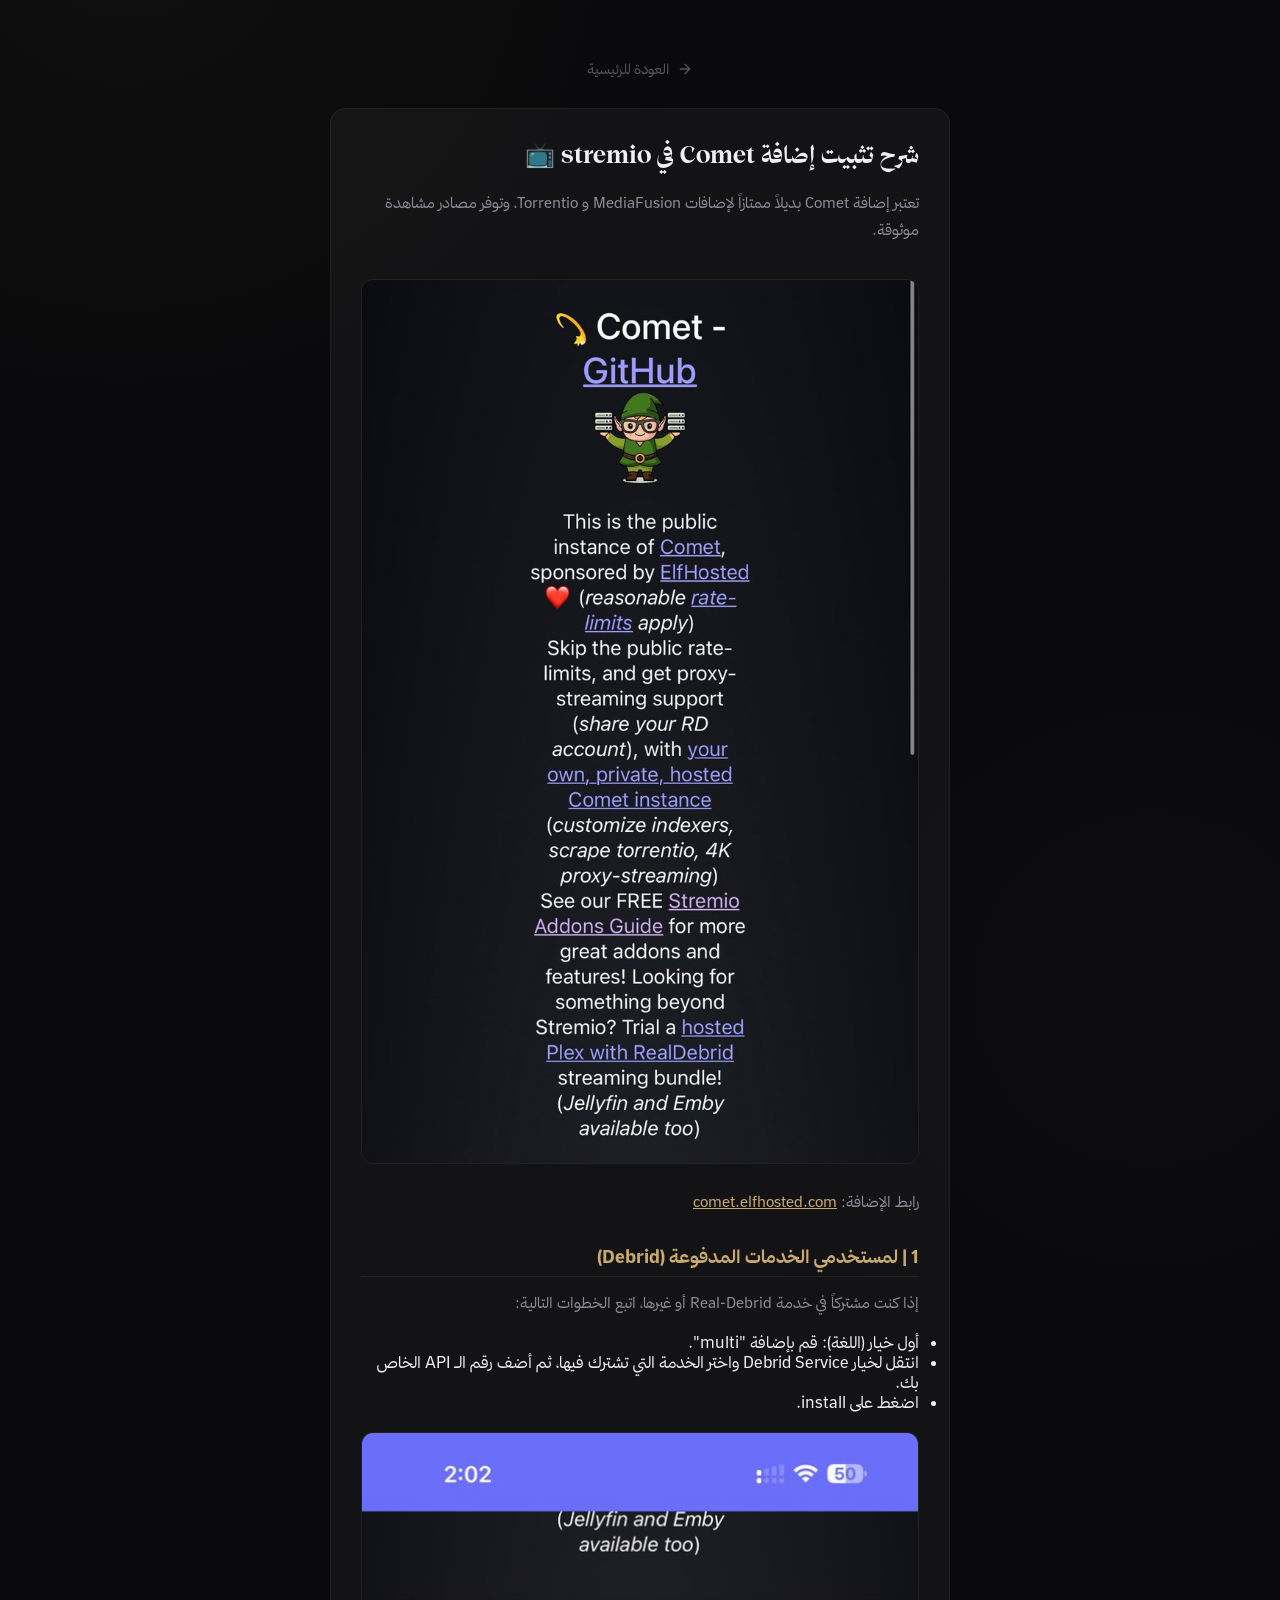
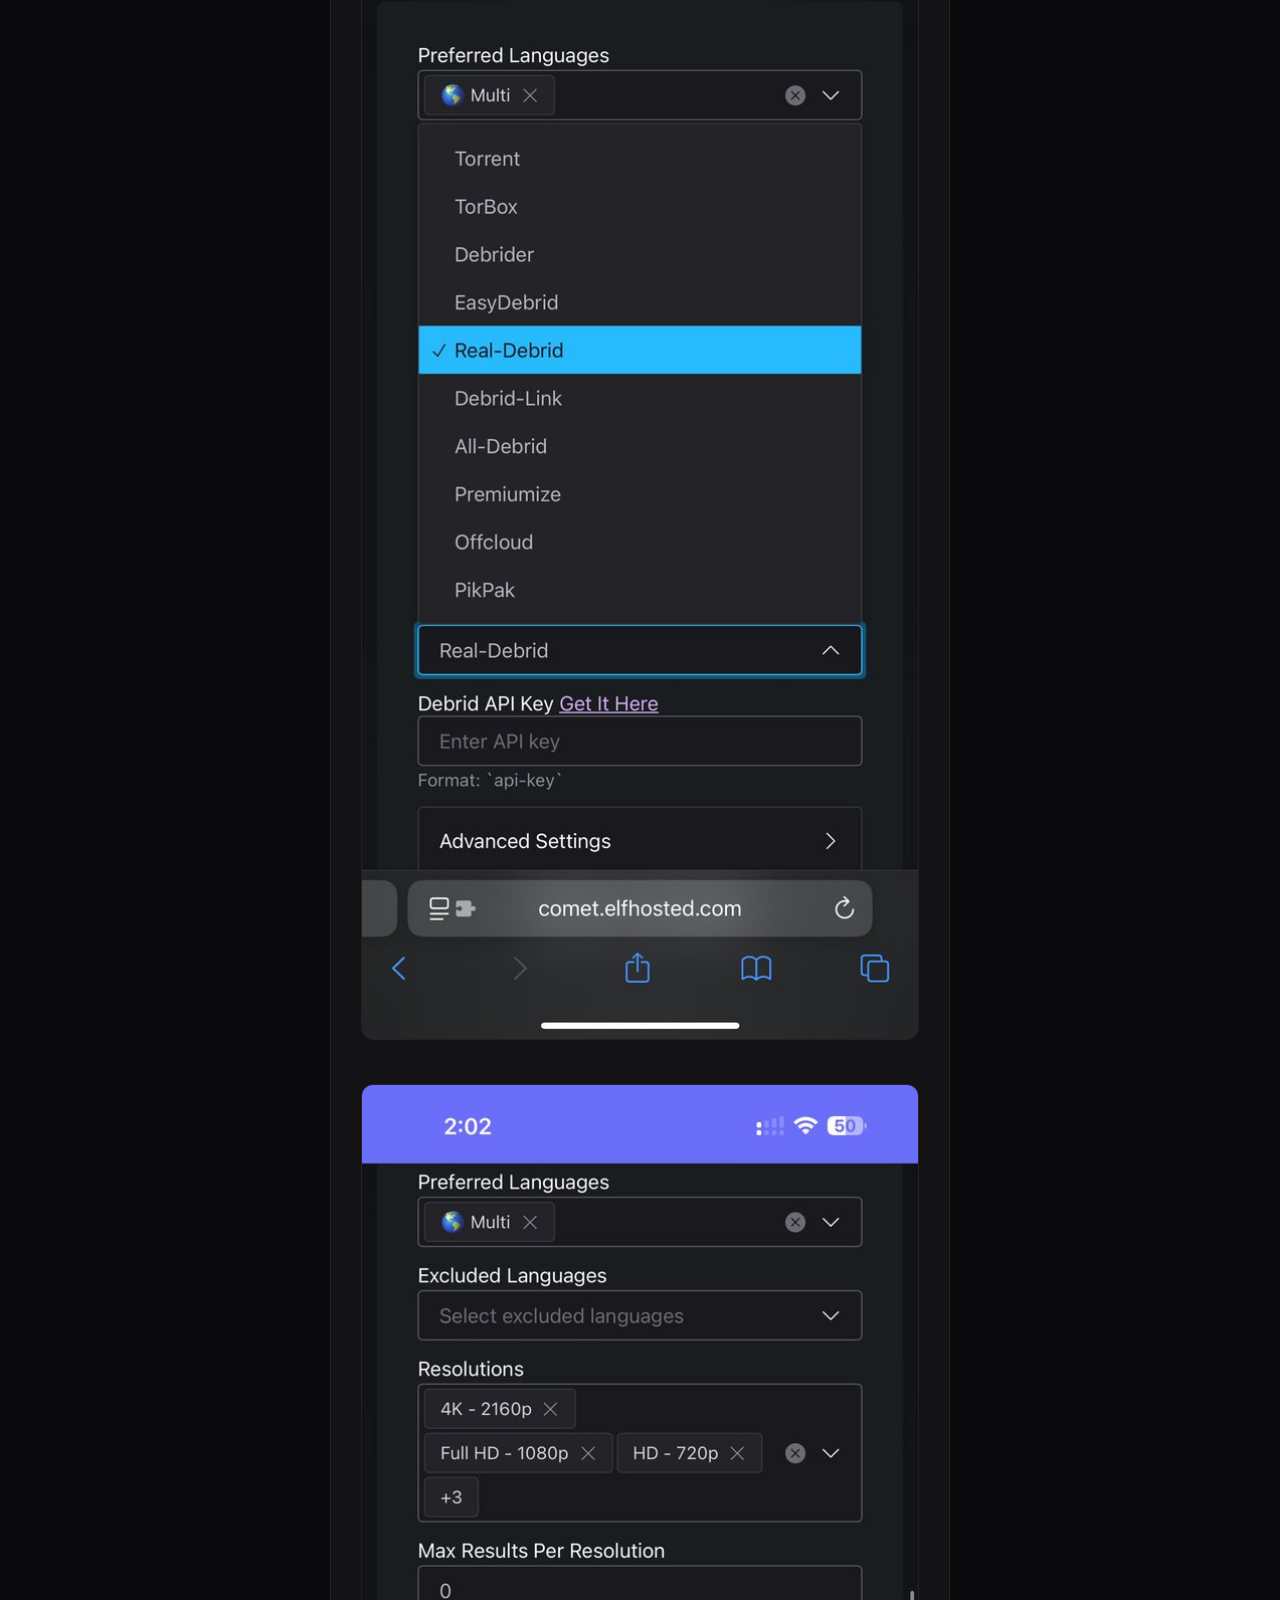
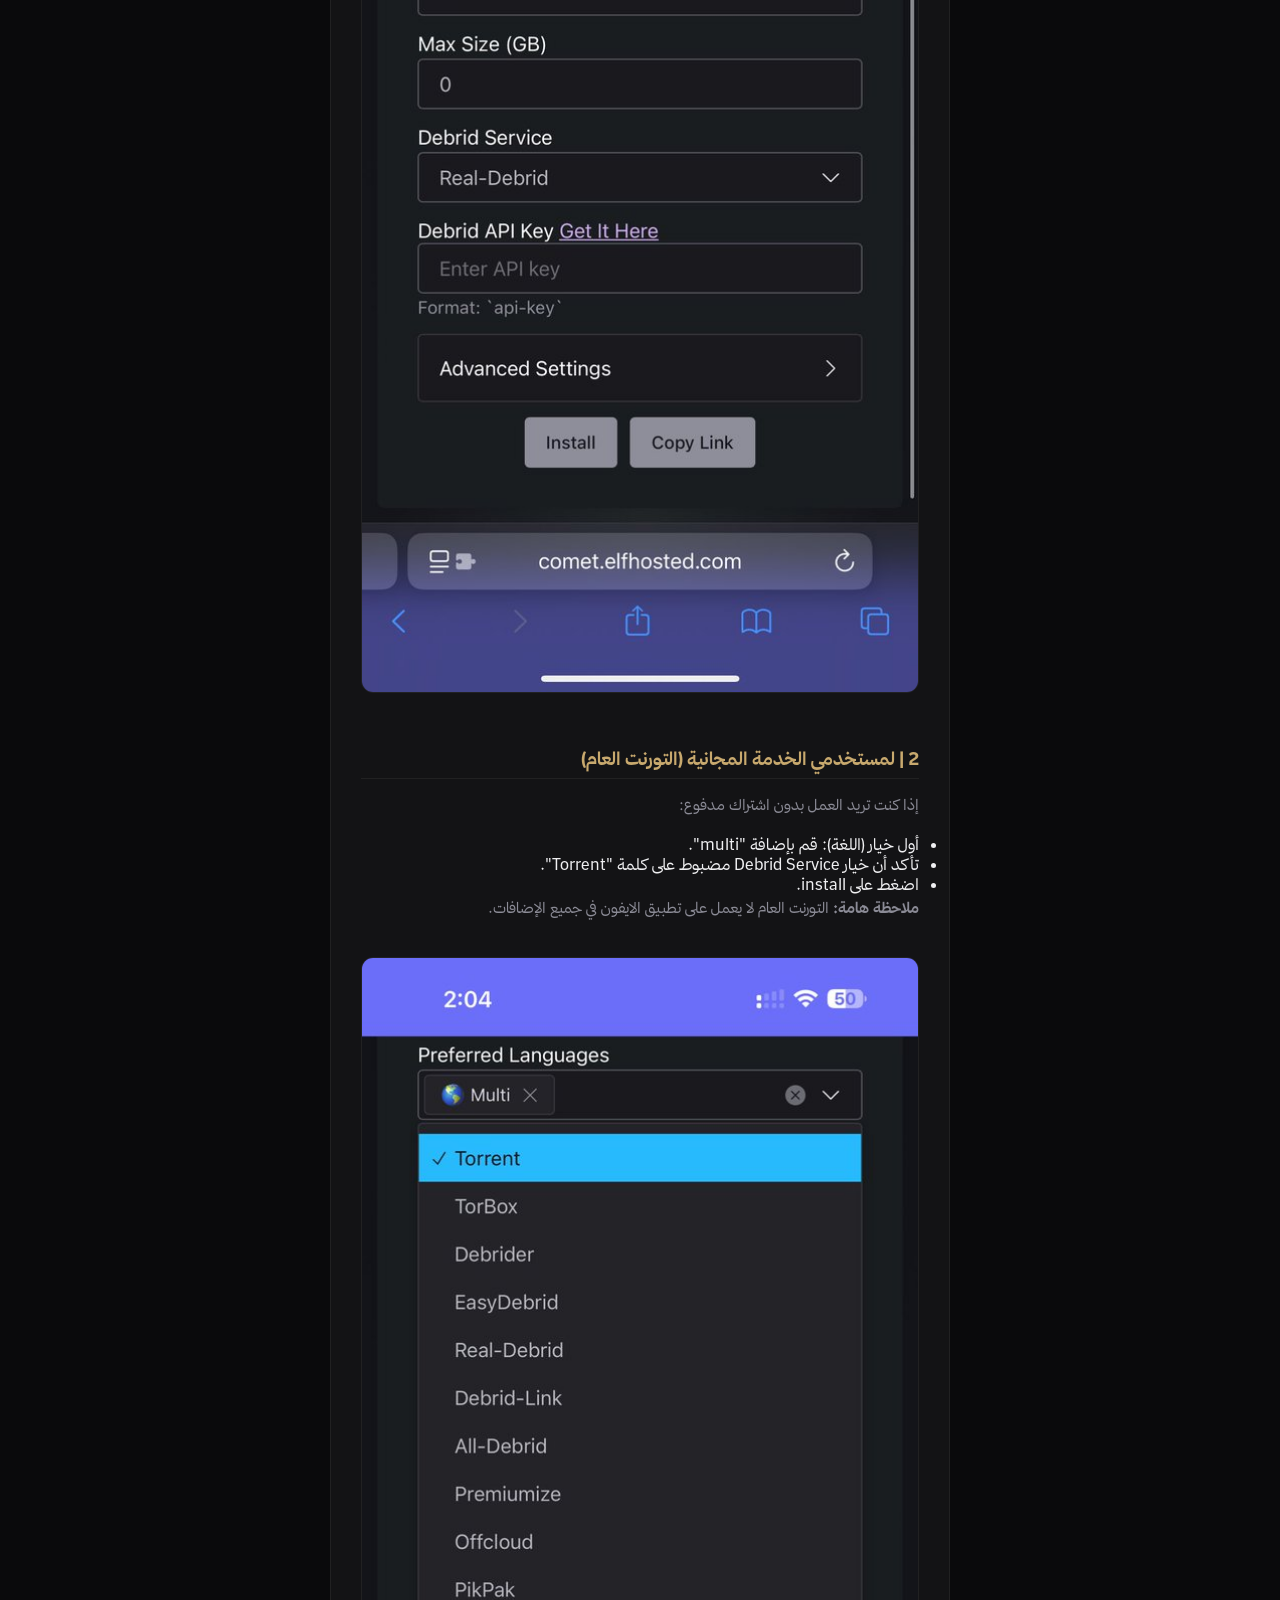
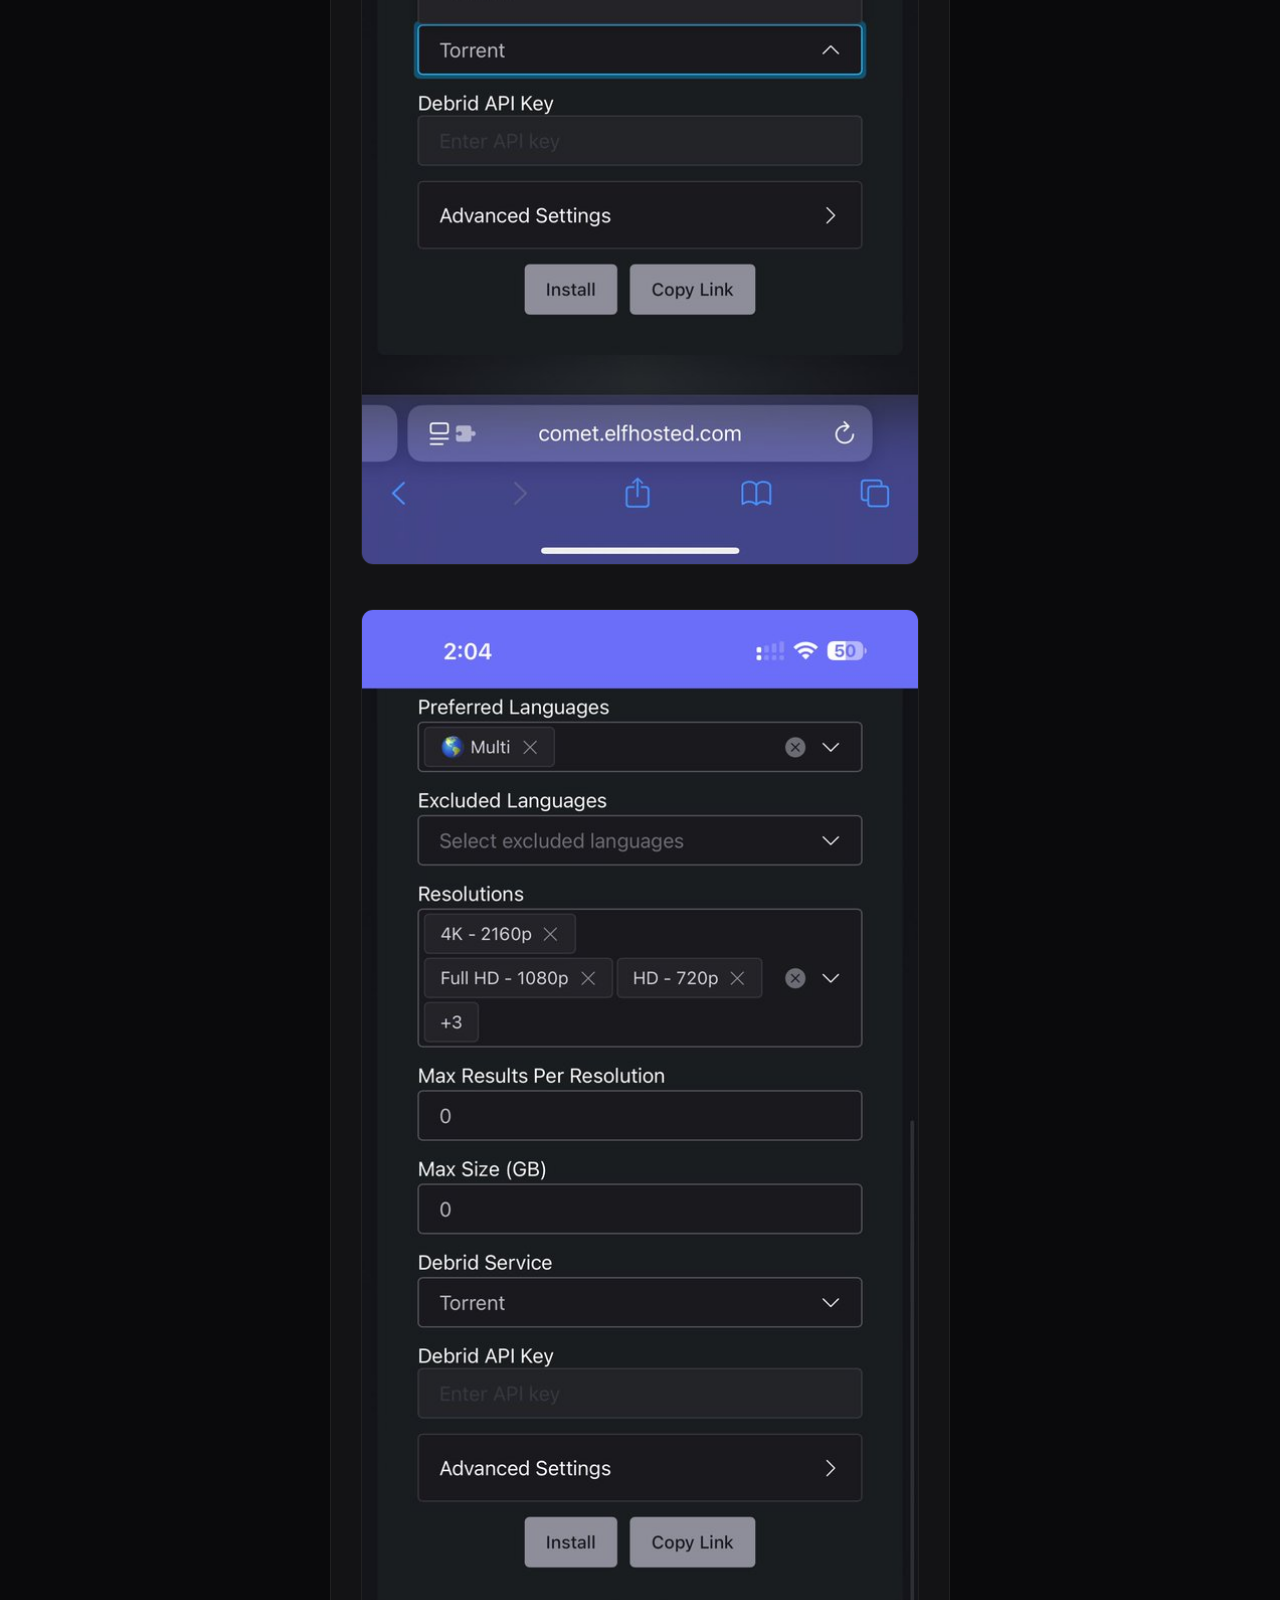
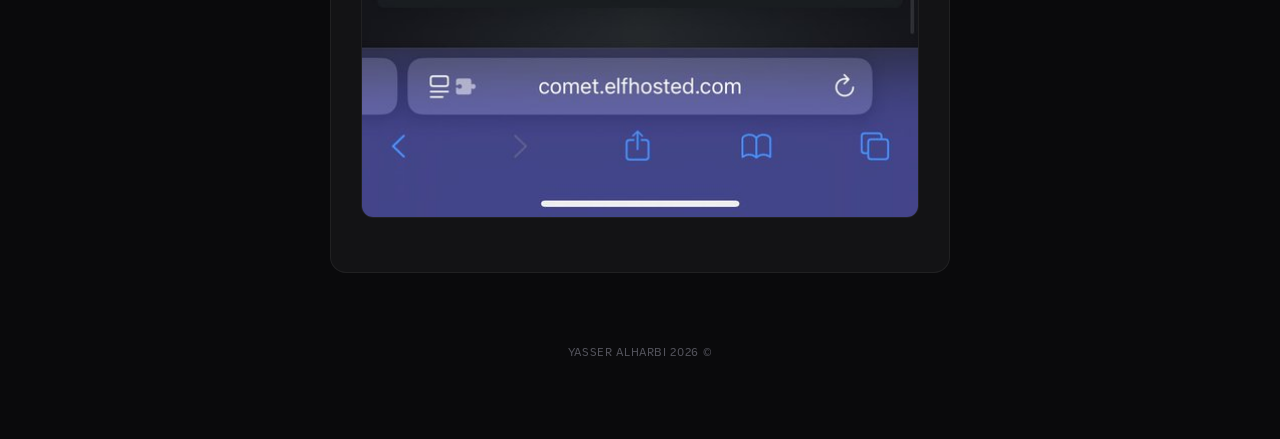
<file: tutorials/comet-stremio-addon.html>
<!DOCTYPE html>
<html lang="ar" dir="rtl">
<head>
  <meta charset="UTF-8">
  <meta name="viewport" content="width=device-width, initial-scale=1.0">
  <title>إضافة Comet - ياسر الحربي</title>
  <meta name="description" content="شرح تثبيت إضافة Comet في stremio">
  <meta name="theme-color" content="#0a0a0c">
  <link rel="stylesheet" href="../style.css">
  <link rel="icon" href="../img/profile.jpg">
  <style>
    .tutorial-container {
      max-width: 700px;
      text-align: right;
      padding-top: 60px;
    }
    
    .tutorial-content {
      background: var(--bg-card);
      backdrop-filter: blur(16px);
      -webkit-backdrop-filter: blur(16px);
      border: 1px solid var(--border-card);
      border-radius: var(--radius);
      padding: 30px;
      margin-bottom: 24px;
    }

    .tutorial-content h1 {
      font-family: 'Thmanyah Serif Display', 'Thmanyah Sans', serif;
      font-size: 24px;
      color: var(--text-primary);
      margin-bottom: 20px;
    }

    .tutorial-content h2 {
      font-size: 18px;
      color: var(--accent);
      margin-top: 30px;
      margin-bottom: 12px;
      font-weight: 600;
      border-bottom: 1px solid var(--border-card);
      padding-bottom: 8px;
    }

    .tutorial-content p {
      font-size: 15px;
      line-height: 1.8;
      color: var(--text-secondary);
      margin-bottom: 16px;
    }

    .tutorial-content img {
      width: 100%;
      border-radius: 12px;
      margin: 20px 0;
      border: 1px solid var(--border-card);
    }

    .back-link {
      display: inline-flex;
      align-items: center;
      gap: 8px;
      color: var(--text-muted);
      text-decoration: none;
      font-size: 14px;
      margin-bottom: 30px;
      transition: var(--transition);
    }

    .back-link:hover {
      color: var(--accent);
    }
  </style>
</head>
<body>

  <div class="container tutorial-container fade-in">
    
    <a href="../index.html" class="back-link">
      <svg width="16" height="16" viewBox="0 0 24 24" fill="none" stroke="currentColor" stroke-width="2" stroke-linecap="round" stroke-linejoin="round">
        <path d="M5 12h14M12 5l7 7-7 7"/>
      </svg>
      <span>العودة للرئيسية</span>
    </a>

    <div class="tutorial-content">
      <h1>شرح تثبيت إضافة Comet في stremio 📺</h1>
      <p>تعتبر إضافة Comet بديلاً ممتازاً لإضافات MediaFusion و Torrentio، وتوفر مصادر مشاهدة موثوقة.</p>
      <img src="../img/tutorials/comet-stremio-addon/1.jpg" alt="Comet Addon Guide">

      <p>رابط الإضافة: <a href="https://comet.elfhosted.com/configure" target="_blank" style="color: var(--accent);">comet.elfhosted.com</a></p>

      <h2>1 | لمستخدمي الخدمات المدفوعة (Debrid)</h2>
      <p>إذا كنت مشتركاً في خدمة Real-Debrid أو غيرها، اتبع الخطوات التالية:</p>
      <ul>
        <li>أول خيار (اللغة): قم بإضافة "multi".</li>
        <li>انتقل لخيار Debrid Service واختر الخدمة التي تشترك فيها، ثم أضف رقم الـ API الخاص بك.</li>
        <li>اضغط على install.</li>
      </ul>
      <img src="../img/tutorials/comet-stremio-addon/2.jpg" alt="Debrid Config 1">
      <img src="../img/tutorials/comet-stremio-addon/3.jpg" alt="Debrid Config 2">

      <h2>2 | لمستخدمي الخدمة المجانية (التورنت العام)</h2>
      <p>إذا كنت تريد العمل بدون اشتراك مدفوع:</p>
      <ul>
        <li>أول خيار (اللغة): قم بإضافة "multi".</li>
        <li>تأكد أن خيار Debrid Service مضبوط على كلمة "Torrent".</li>
        <li>اضغط على install.</li>
      </ul>
      <p><strong>ملاحظة هامة:</strong> التورنت العام لا يعمل على تطبيق الايفون في جميع الإضافات.</p>
      <img src="../img/tutorials/comet-stremio-addon/4.jpg" alt="Free Config 1">
      <img src="../img/tutorials/comet-stremio-addon/5.jpg" alt="Free Config 2">
    </div>

    <div class="footer fade-in">
      <p>© 2026 YASSER ALHARBI</p>
    </div>

  </div>

</body>
</html>
</file>
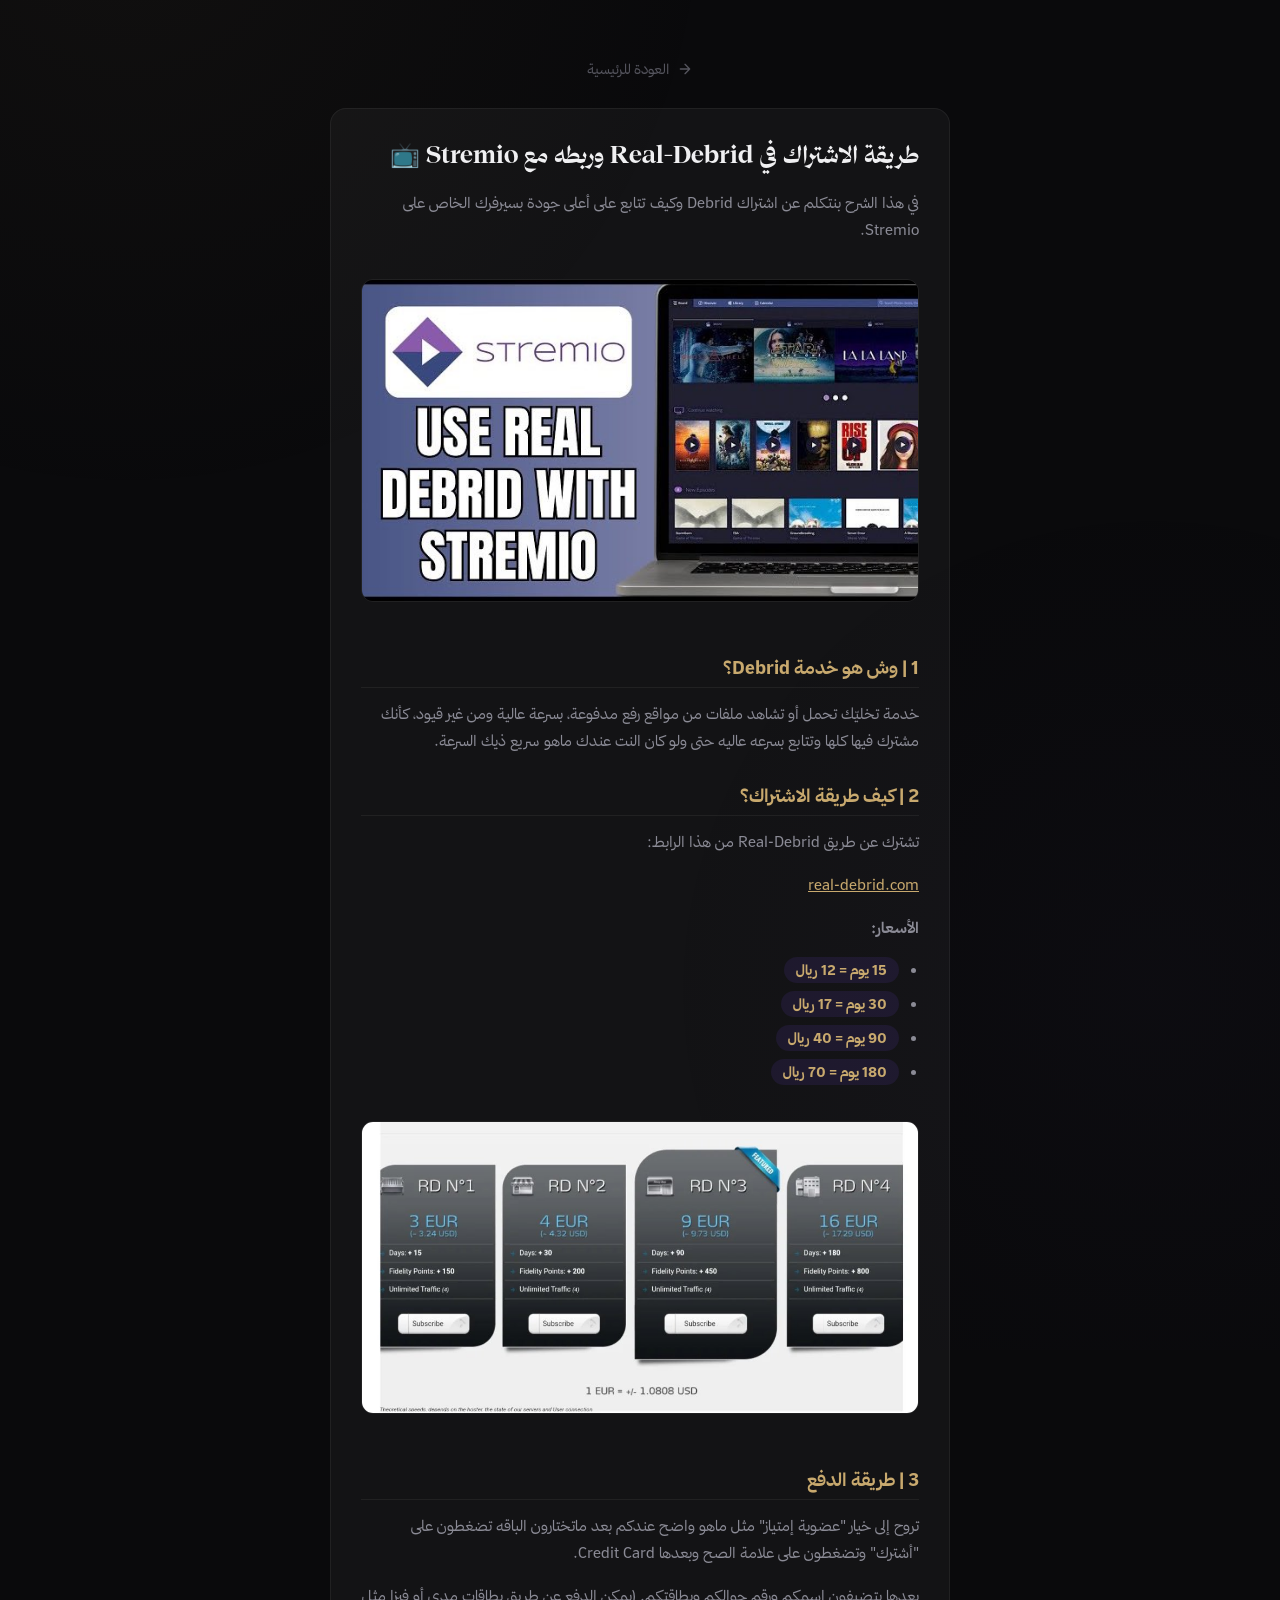
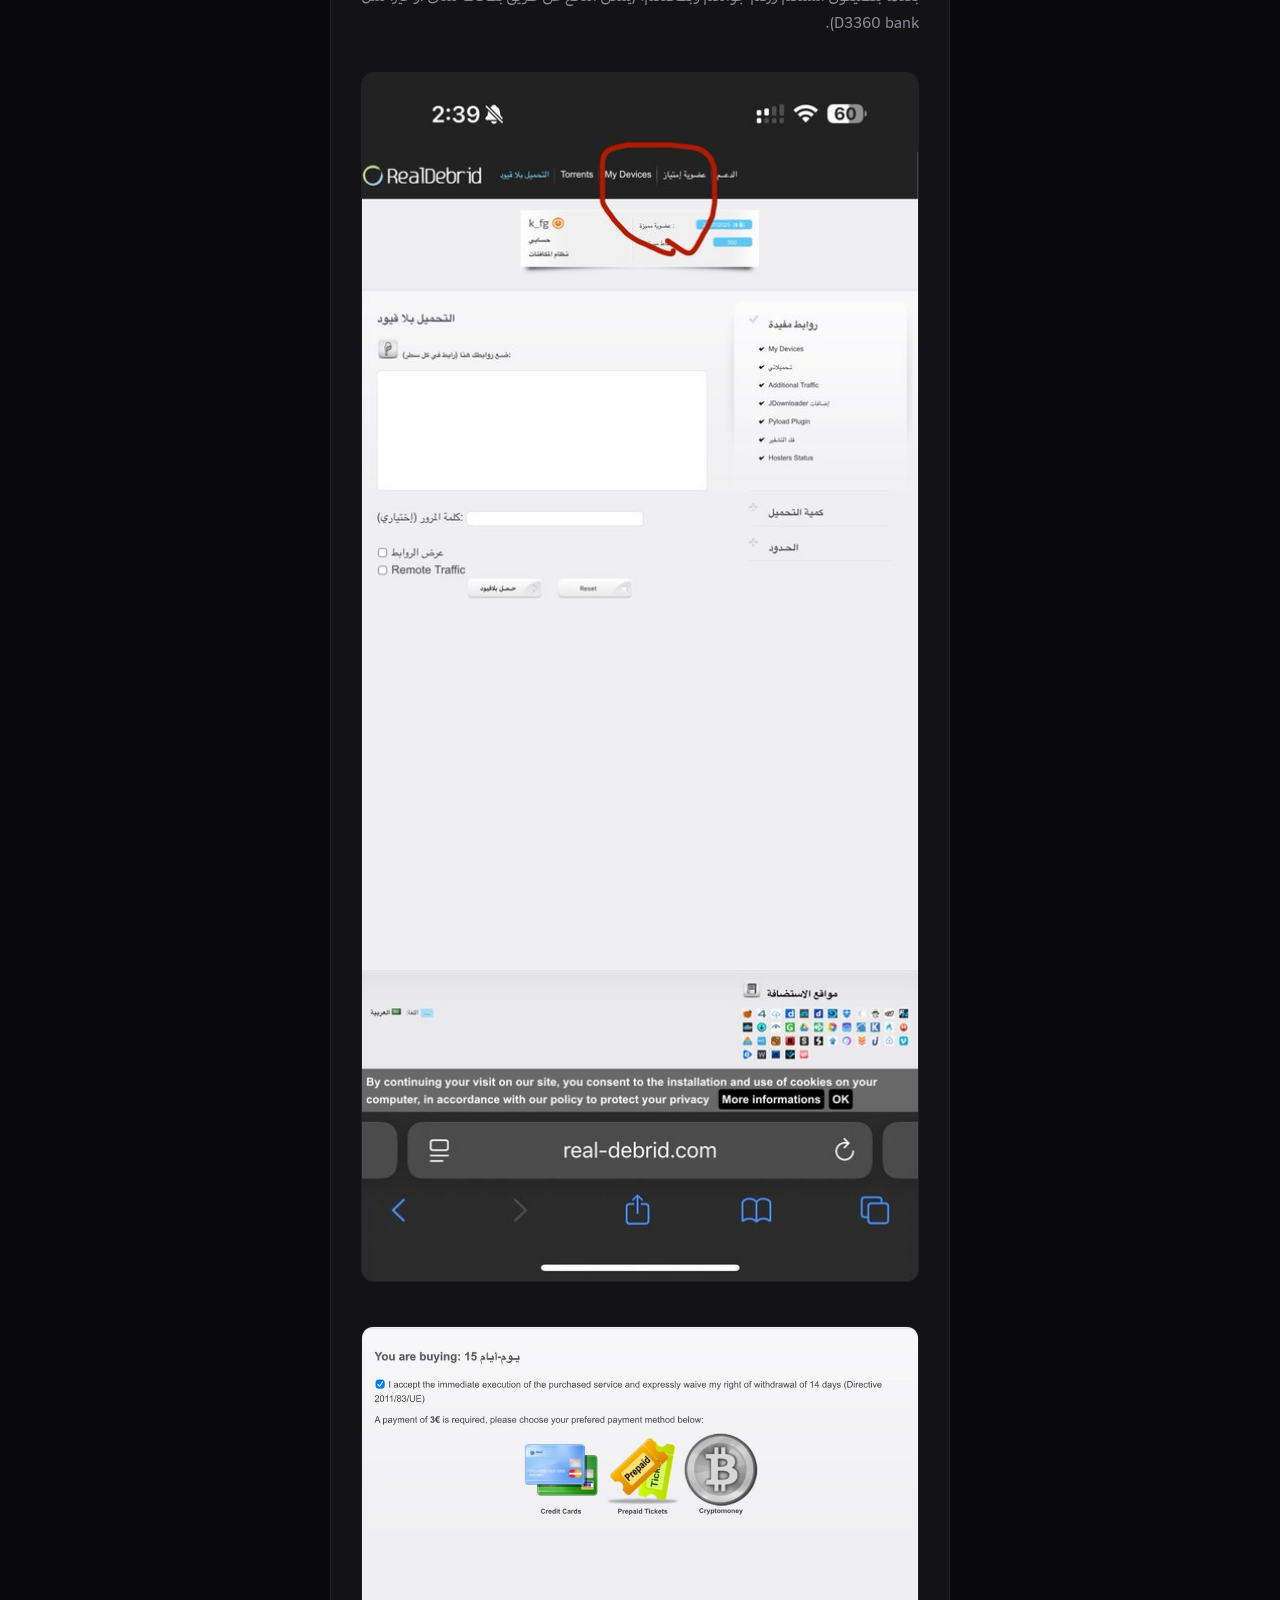
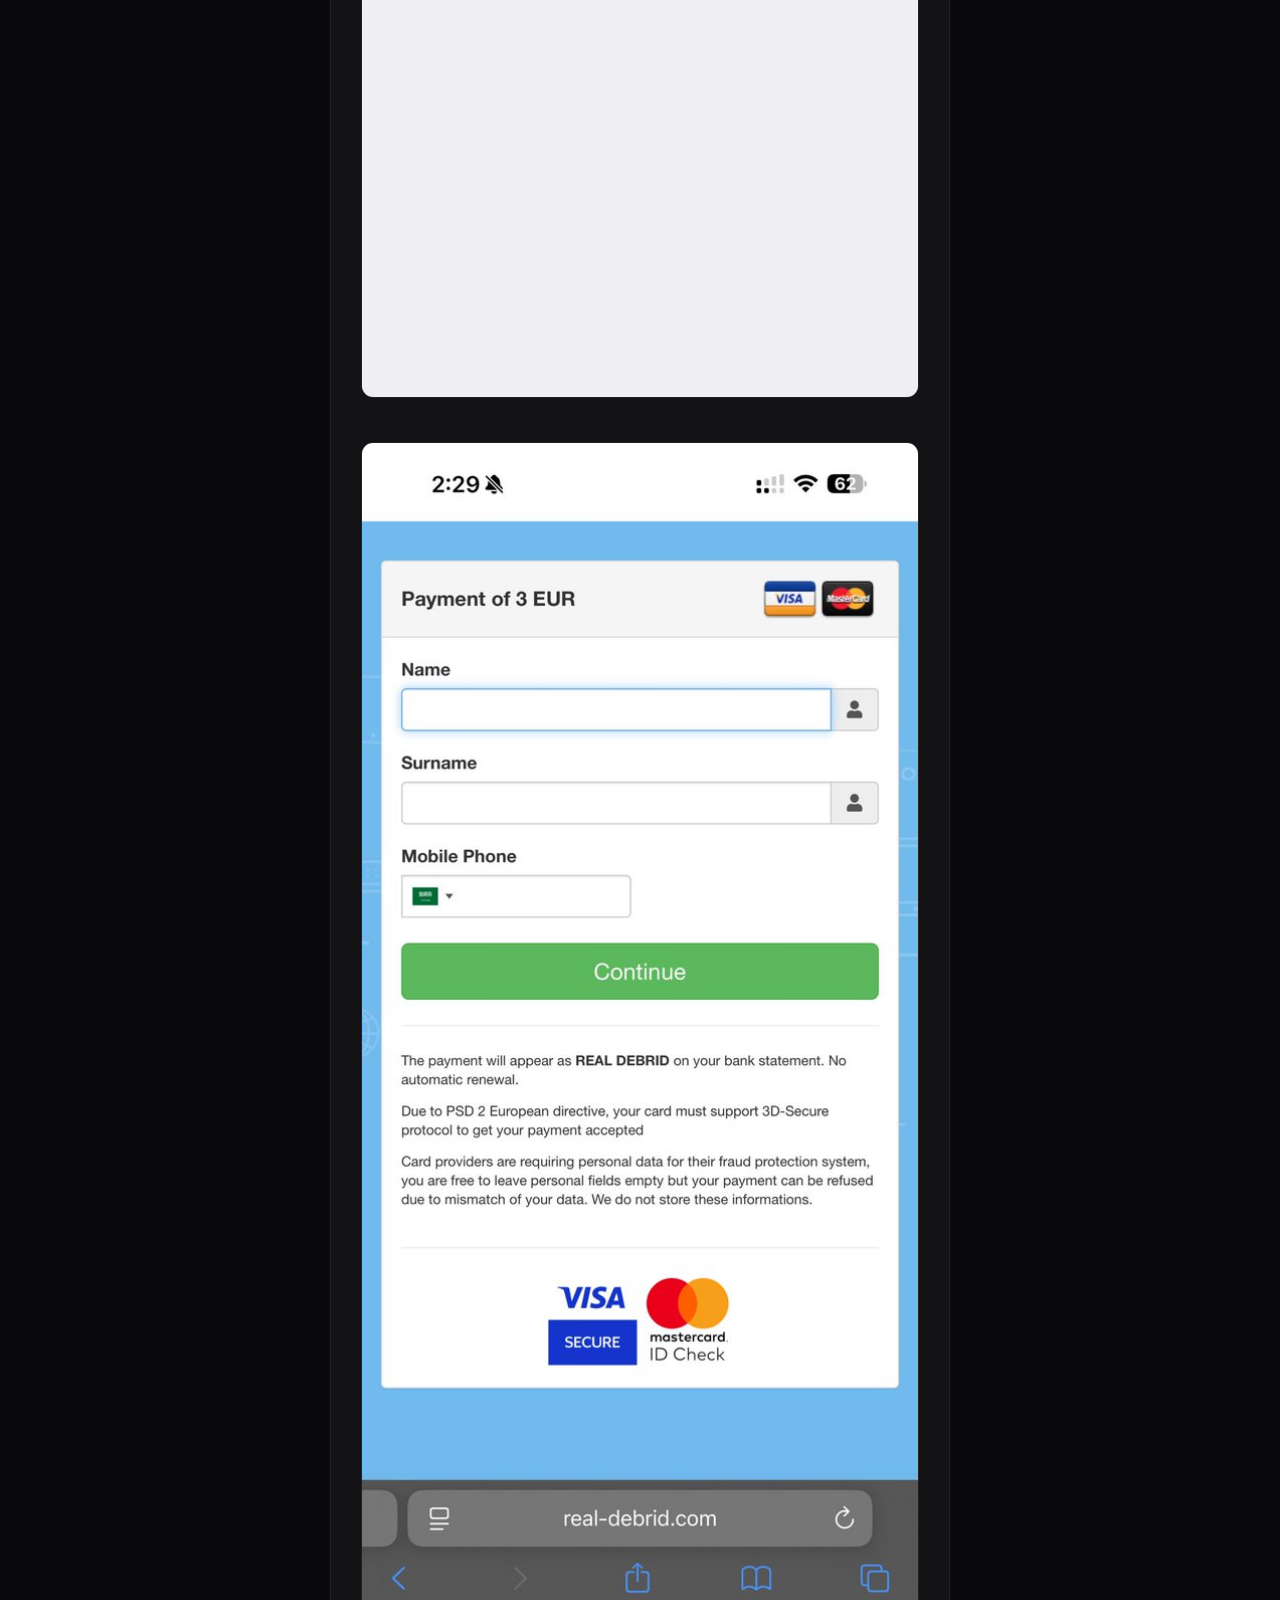
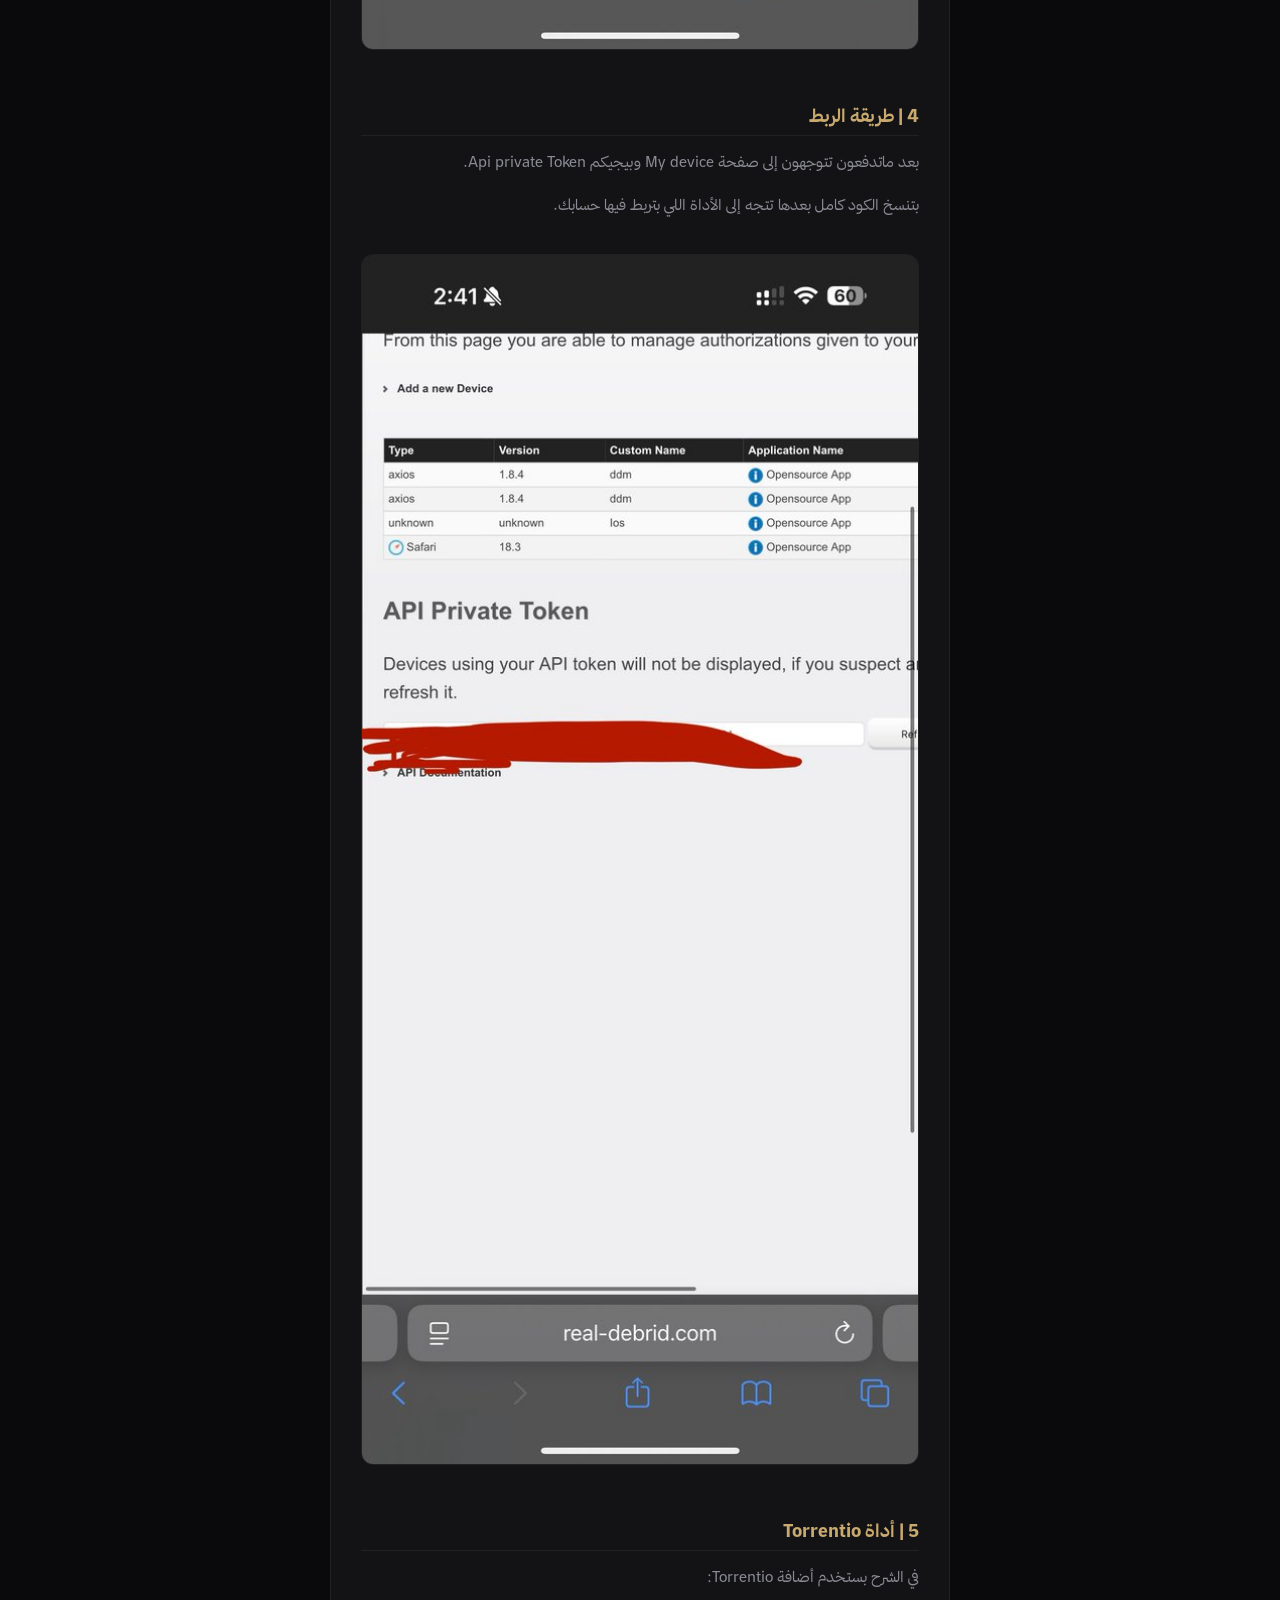
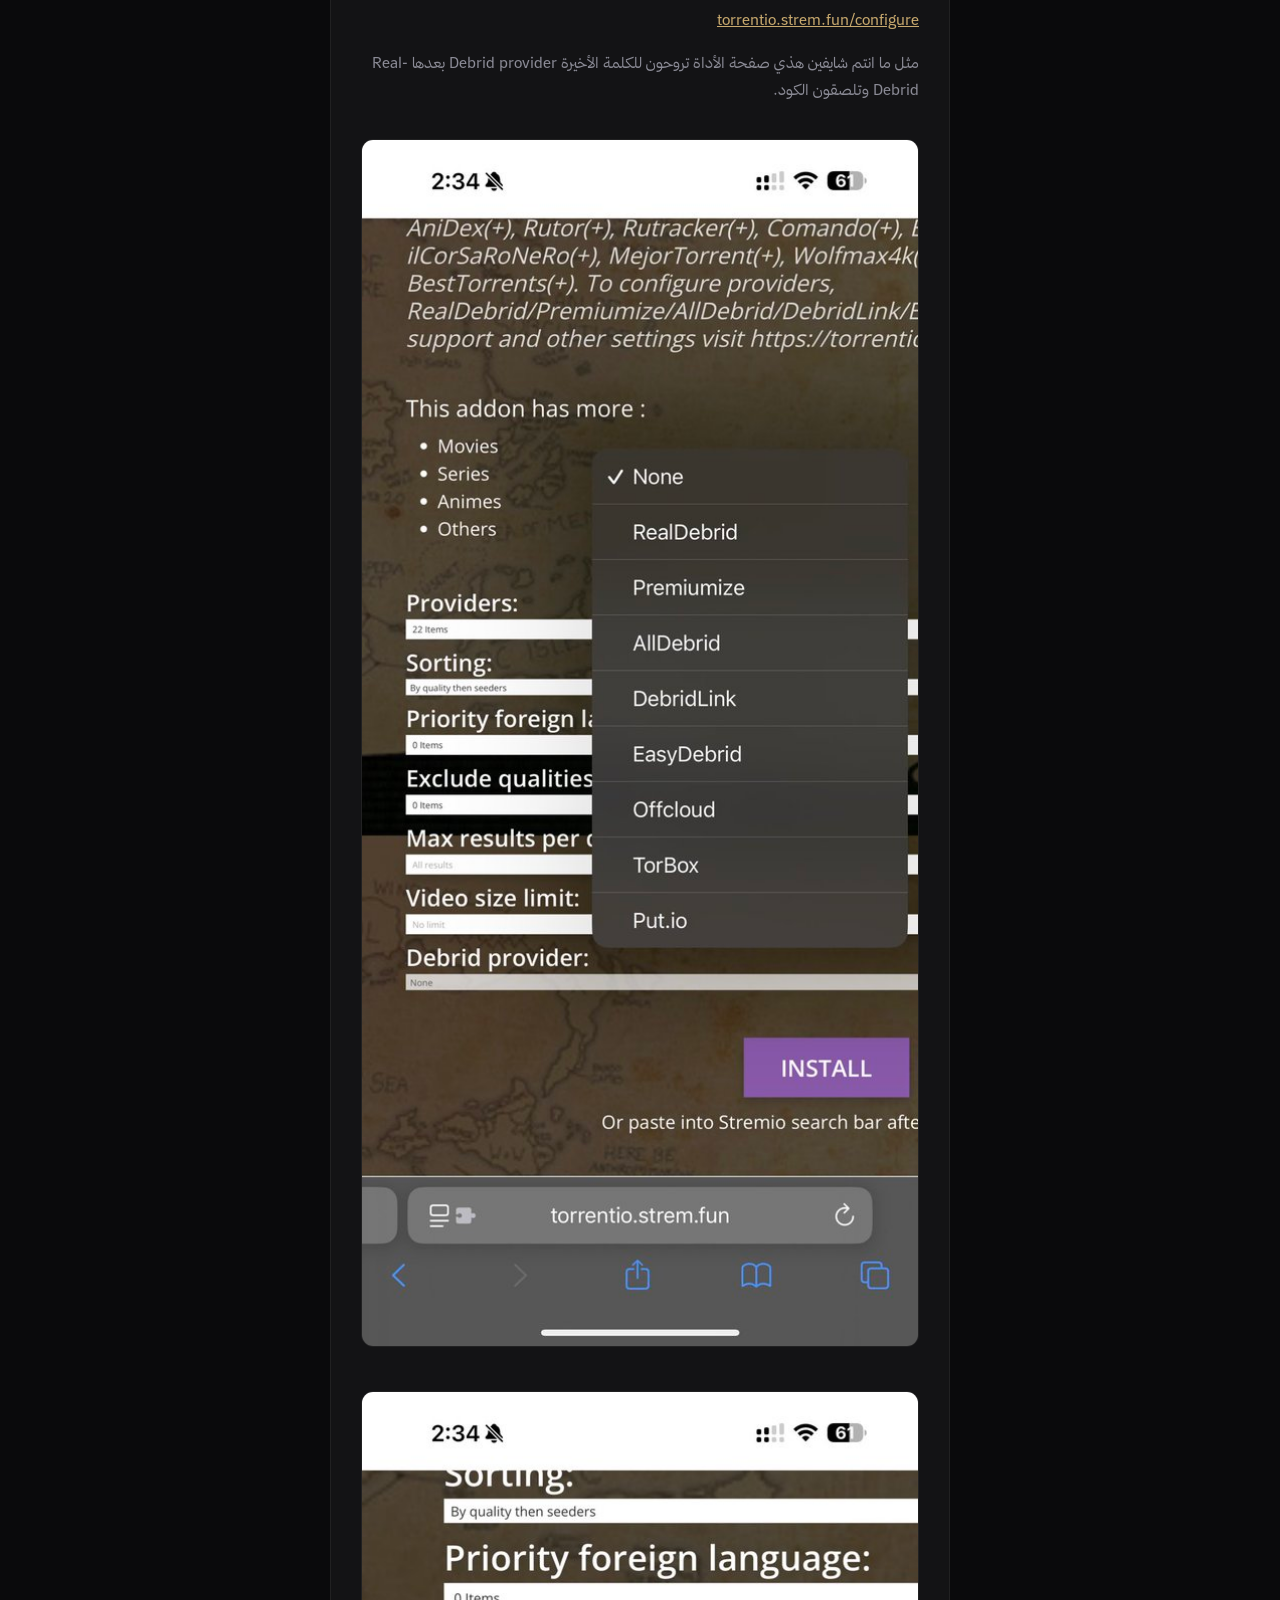
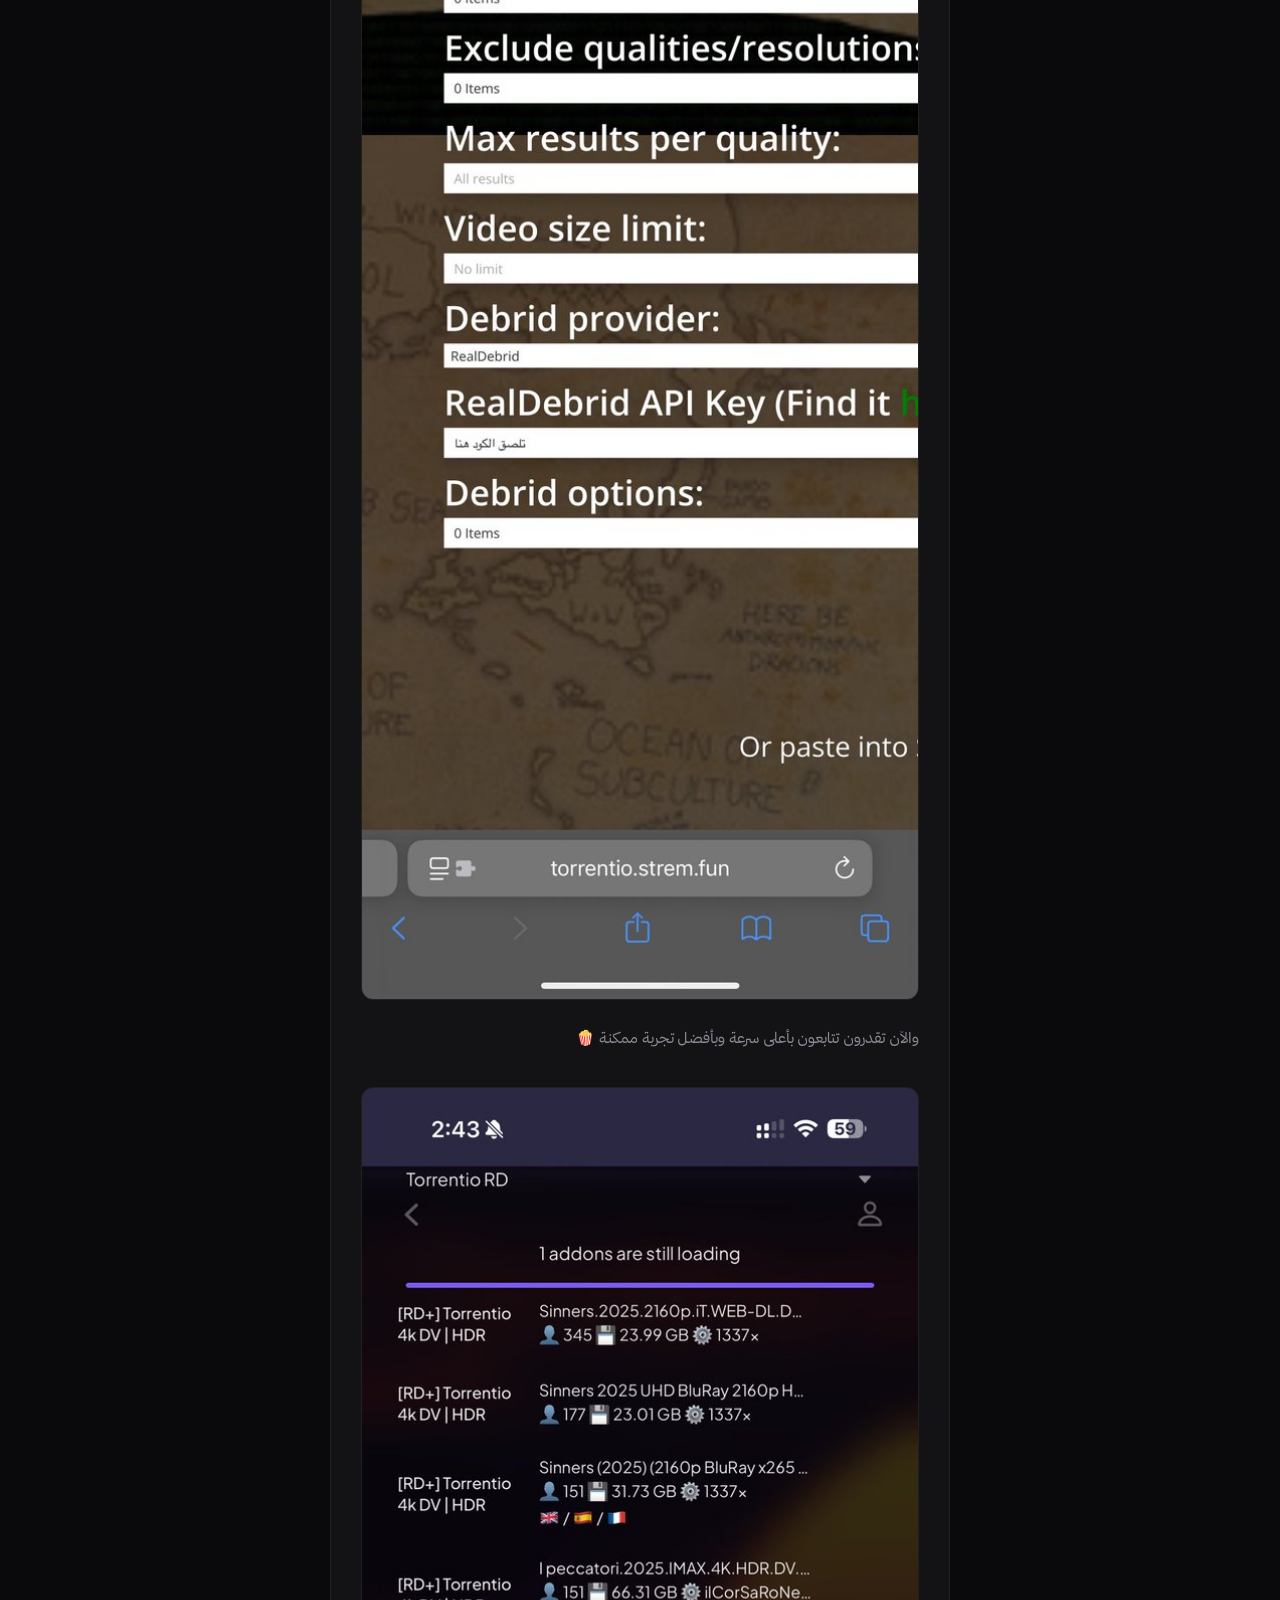
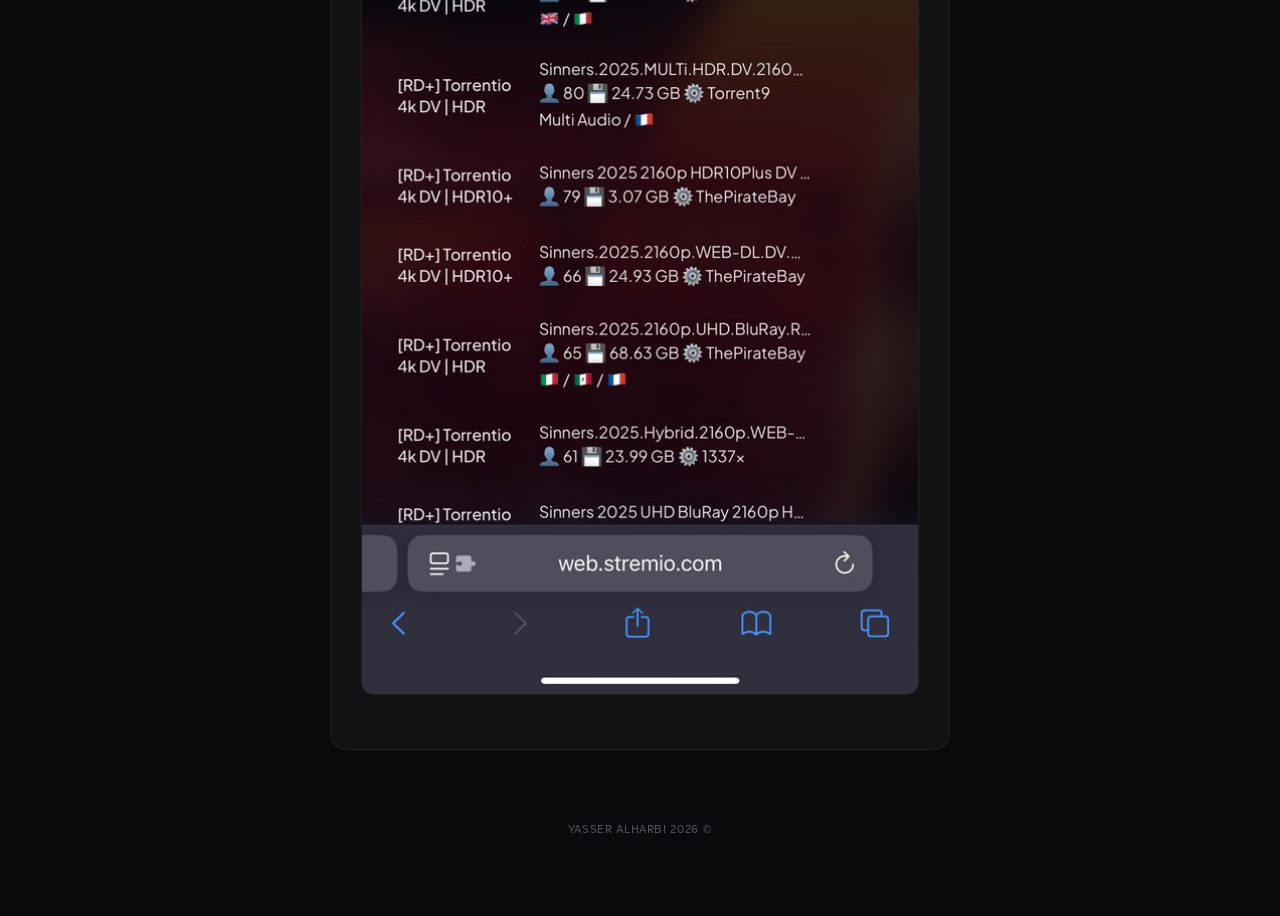
<file: tutorials/real-debrid.html>
<!DOCTYPE html>
<html lang="ar" dir="rtl">
<head>
  <meta charset="UTF-8">
  <meta name="viewport" content="width=device-width, initial-scale=1.0">
  <title>شرح Real-Debrid - ياسر الحربي</title>
  <meta name="description" content="طريقة الاشتراك في Real-Debrid وربطه مع Stremio">
  <meta name="theme-color" content="#0a0a0c">
  <link rel="stylesheet" href="../style.css">
  <link rel="icon" href="../img/profile.jpg">
  <style>
    .tutorial-container {
      max-width: 700px;
      text-align: right;
      padding-top: 60px;
    }
    
    .tutorial-content {
      background: var(--bg-card);
      backdrop-filter: blur(16px);
      -webkit-backdrop-filter: blur(16px);
      border: 1px solid var(--border-card);
      border-radius: var(--radius);
      padding: 30px;
      margin-bottom: 24px;
    }

    .tutorial-content h1 {
      font-family: 'Thmanyah Serif Display', 'Thmanyah Sans', serif;
      font-size: 24px;
      color: var(--text-primary);
      margin-bottom: 20px;
    }

    .tutorial-content h2 {
      font-size: 18px;
      color: var(--accent);
      margin-top: 30px;
      margin-bottom: 12px;
      font-weight: 600;
      border-bottom: 1px solid var(--border-card);
      padding-bottom: 8px;
    }

    .tutorial-content p {
      font-size: 15px;
      line-height: 1.8;
      color: var(--text-secondary);
      margin-bottom: 16px;
    }

    .tutorial-content img {
      width: 100%;
      border-radius: 12px;
      margin: 20px 0;
      border: 1px solid var(--border-card);
    }

    .tutorial-content ul {
      margin-bottom: 16px;
      padding-right: 20px;
    }

    .tutorial-content li {
      color: var(--text-secondary);
      margin-bottom: 8px;
    }

    .back-link {
      display: inline-flex;
      align-items: center;
      gap: 8px;
      color: var(--text-muted);
      text-decoration: none;
      font-size: 14px;
      margin-bottom: 30px;
      transition: var(--transition);
    }

    .back-link:hover {
      color: var(--accent);
    }

    .price-tag {
      display: inline-block;
      background: rgba(124, 77, 255, 0.1);
      color: var(--accent);
      padding: 4px 12px;
      border-radius: 20px;
      font-size: 14px;
      font-weight: 600;
    }
  </style>
</head>
<body>

  <div class="container tutorial-container fade-in">
    
    <a href="../index.html" class="back-link">
      <svg width="16" height="16" viewBox="0 0 24 24" fill="none" stroke="currentColor" stroke-width="2" stroke-linecap="round" stroke-linejoin="round">
        <path d="M5 12h14M12 5l7 7-7 7"/>
      </svg>
      <span>العودة للرئيسية</span>
    </a>

    <div class="tutorial-content">
      <h1>طريقة الاشتراك في Real-Debrid وربطه مع Stremio 📺</h1>
      <p>في هذا الشرح بنتكلم عن اشتراك Debrid وكيف تتابع على أعلى جودة بسيرفرك الخاص على Stremio.</p>
      <img src="../img/tutorials/real-debrid/1.jpg" alt="Real-Debrid Tutorial">

      <h2>1 | وش هو خدمة Debrid؟</h2>
      <p>خدمة تخليّك تحمل أو تشاهد ملفات من مواقع رفع مدفوعة، بسرعة عالية ومن غير قيود، كأنك مشترك فيها كلها وتتابع بسرعه عاليه حتى ولو كان النت عندك ماهو سريع ذيك السرعة.</p>

      <h2>2 | كيف طريقة الاشتراك؟</h2>
      <p>تشترك عن طريق Real-Debrid من هذا الرابط:</p>
      <p><a href="http://real-debrid.com/?id=14331648" target="_blank" style="color: var(--accent);">real-debrid.com</a></p>
      
      <p><strong>الأسعار:</strong></p>
      <ul>
        <li><span class="price-tag">15 يوم = 12 ريال</span></li>
        <li><span class="price-tag">30 يوم = 17 ريال</span></li>
        <li><span class="price-tag">90 يوم = 40 ريال</span></li>
        <li><span class="price-tag">180 يوم = 70 ريال</span></li>
      </ul>
      <img src="../img/tutorials/real-debrid/2.jpg" alt="Pricing">

      <h2>3 | طريقة الدفع</h2>
      <p>تروح إلى خيار "عضوية إمتياز" مثل ماهو واضح عندكم بعد ماتختارون الباقه تضغطون على "أشترك" وتضغطون على علامة الصح وبعدها Credit Card.</p>
      <p>بعدها بتضيفون اسمكم ورقم جوالكم وبطاقتكم. (يمكن الدفع عن طريق بطاقات مدى أو فيزا مثل D3360 bank).</p>
      <img src="../img/tutorials/real-debrid/3.jpg" alt="Payment Method 1">
      <img src="../img/tutorials/real-debrid/4.jpg" alt="Payment Method 2">
      <img src="../img/tutorials/real-debrid/5.jpg" alt="Payment Method 3">

      <h2>4 | طريقة الربط</h2>
      <p>بعد ماتدفعون تتوجهون إلى صفحة My device وبيجيكم Api private Token.</p>
      <p>بتنسخ الكود كامل بعدها تتجه إلى الأداة اللي بتربط فيها حسابك.</p>
      <img src="../img/tutorials/real-debrid/6.jpg" alt="API Token">

      <h2>5 | أداة Torrentio</h2>
      <p>في الشرح بستخدم أضافة Torrentio:</p>
      <p><a href="https://torrentio.strem.fun/configure" target="_blank" style="color: var(--accent);">torrentio.strem.fun/configure</a></p>
      <p>مثل ما انتم شايفين هذي صفحة الأداة تروحون للكلمة الأخيرة Debrid provider بعدها Real-Debrid وتلصقون الكود.</p>
      <img src="../img/tutorials/real-debrid/7.jpg" alt="Torrentio Config 1">
      <img src="../img/tutorials/real-debrid/8.jpg" alt="Torrentio Config 2">

      <p>والآن تقدرون تتابعون بأعلى سرعة وبأفضل تجربة ممكنة 🍿</p>
      <img src="../img/tutorials/real-debrid/9.jpg" alt="Enjoy Watching">
    </div>

    <div class="footer fade-in">
      <p>© 2026 YASSER ALHARBI</p>
    </div>

  </div>

</body>
</html>
</file>
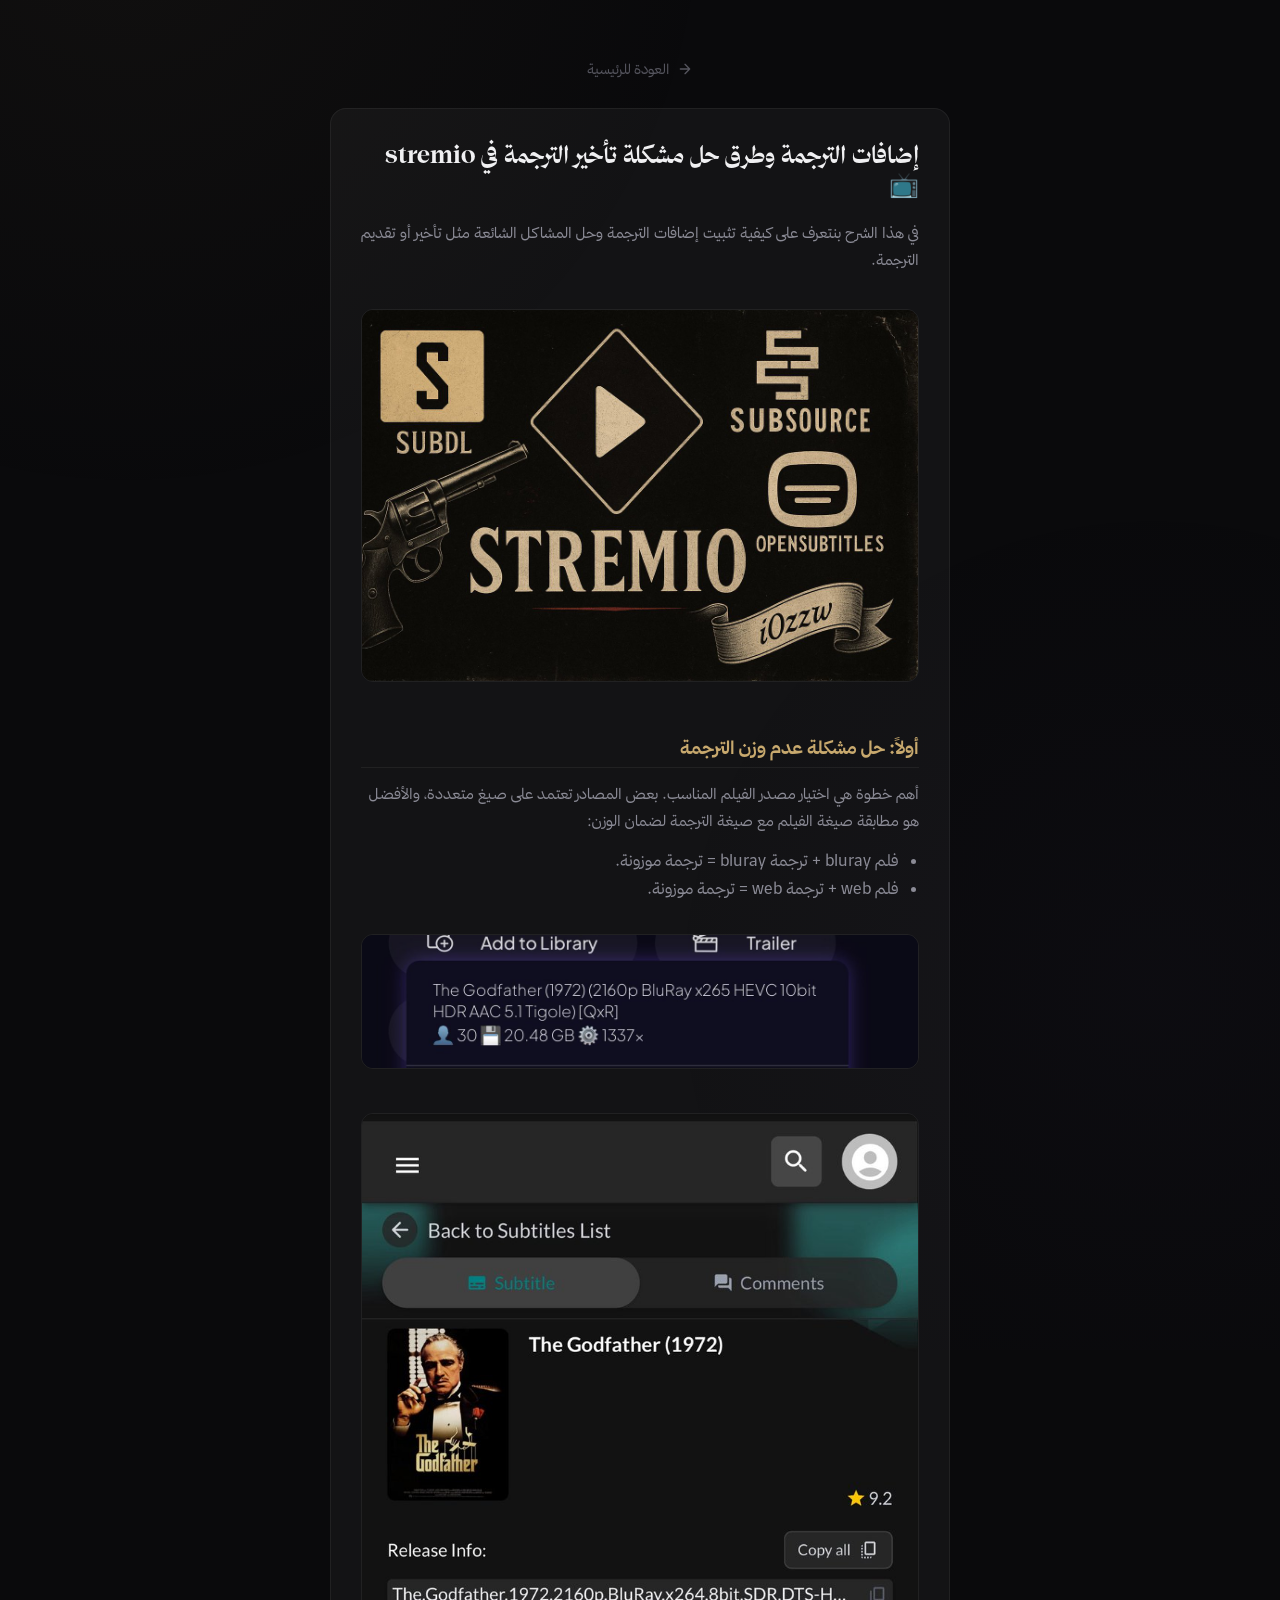
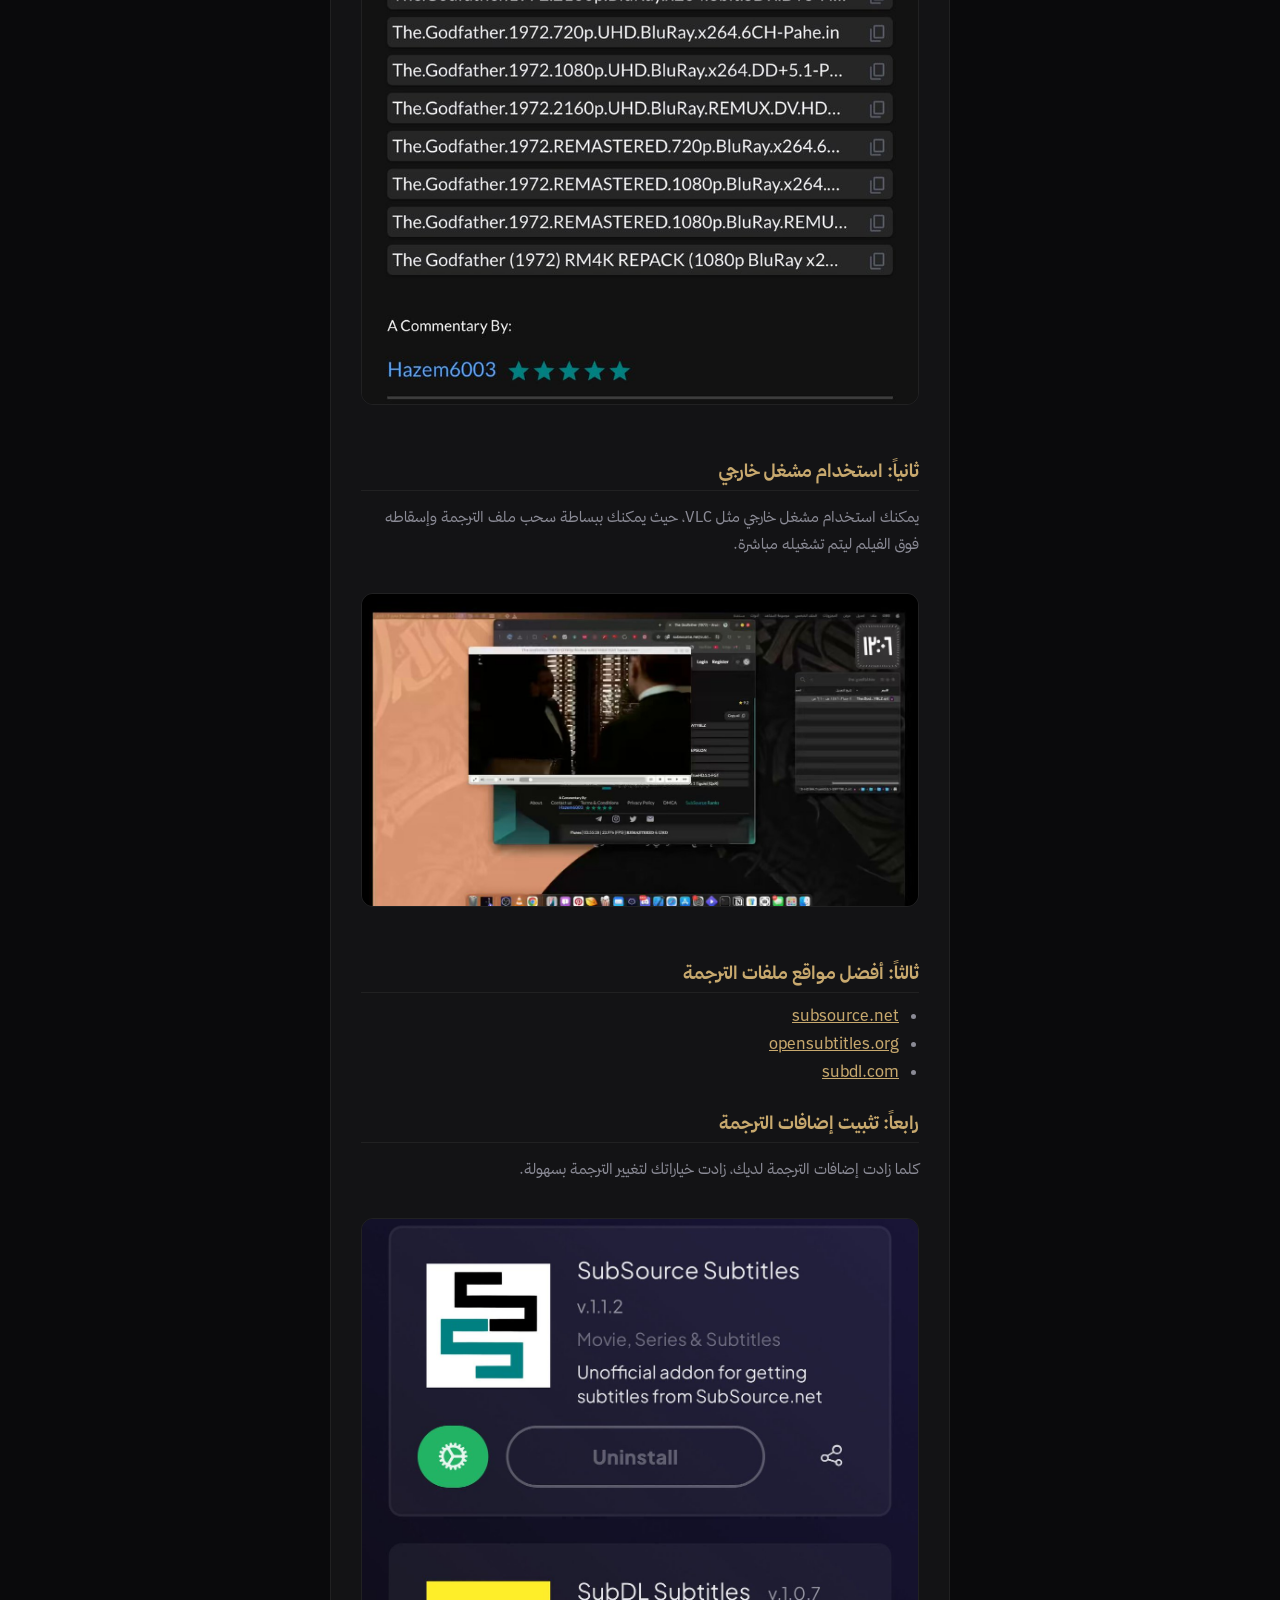
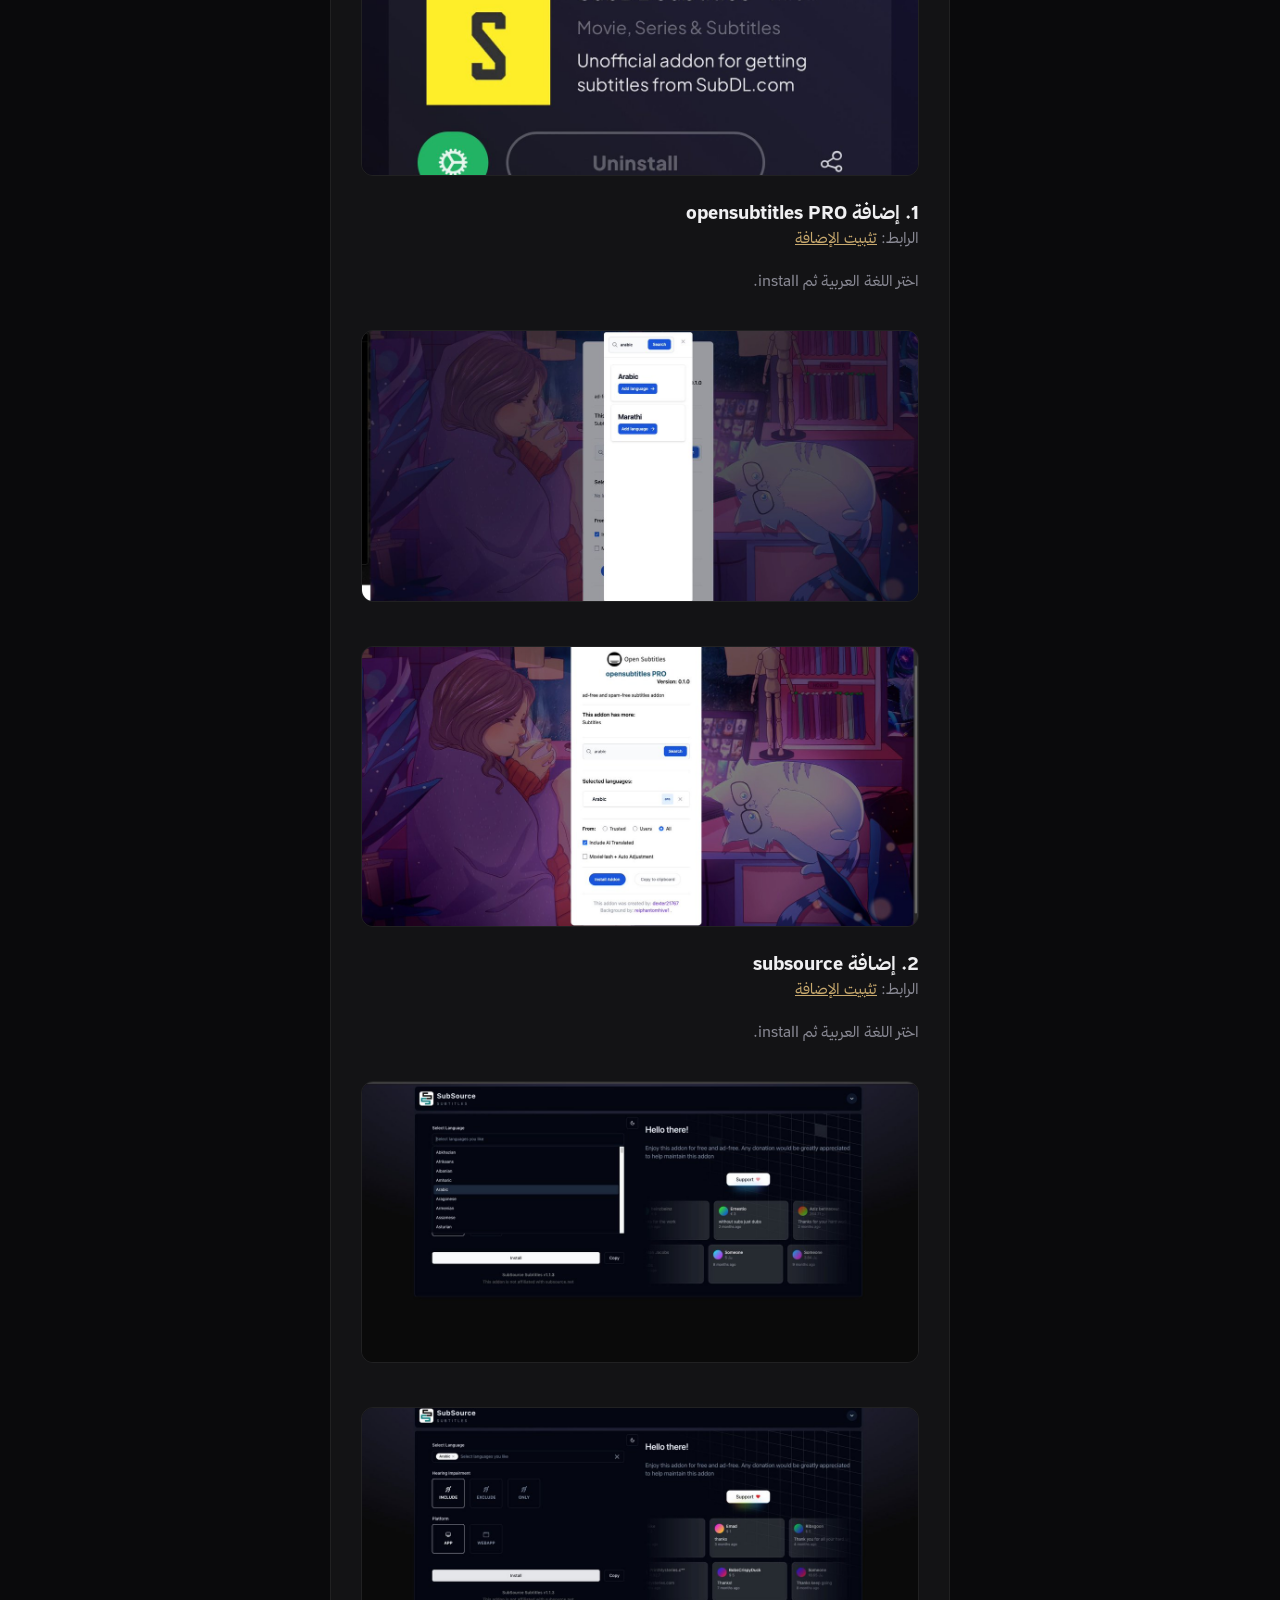
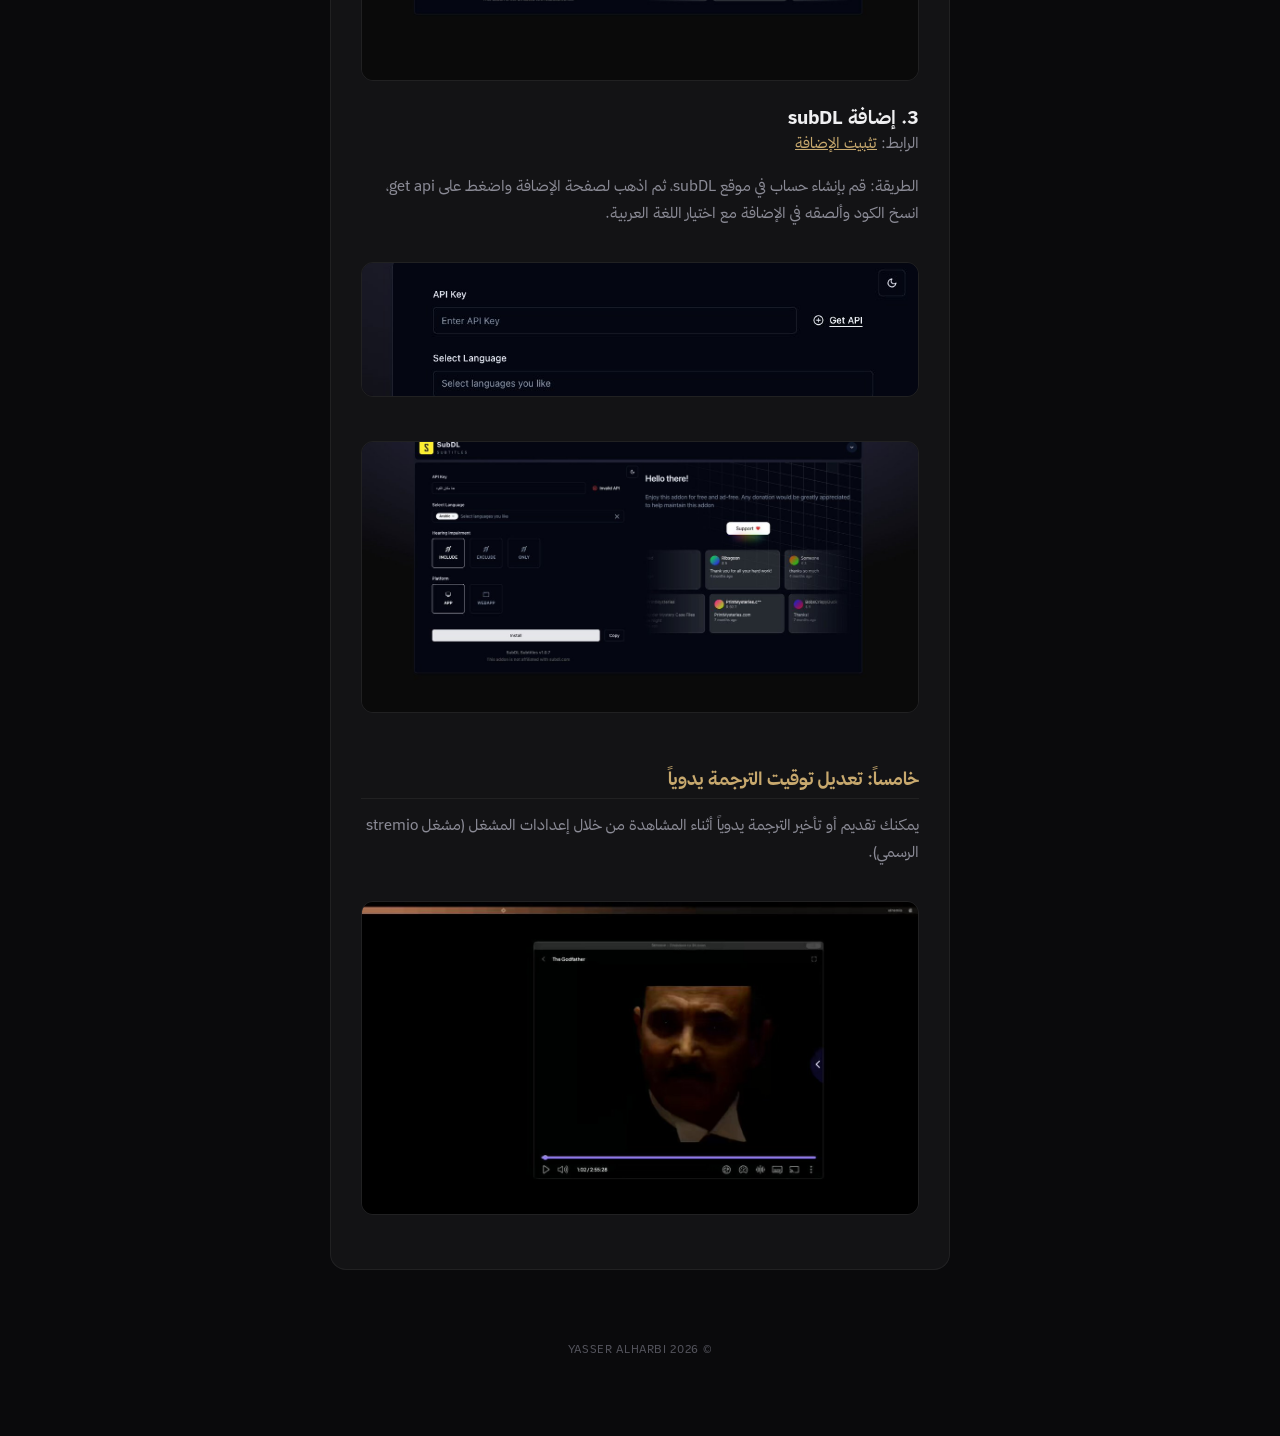
<file: tutorials/stremio-subtitles-guide.html>
<!DOCTYPE html>
<html lang="ar" dir="rtl">
<head>
  <meta charset="UTF-8">
  <meta name="viewport" content="width=device-width, initial-scale=1.0">
  <title>شرح إضافات الترجمة - ياسر الحربي</title>
  <meta name="description" content="إضافات الترجمه وطرق حل مشكلة تأخير الترجمة في Stremio">
  <meta name="theme-color" content="#0a0a0c">
  <link rel="stylesheet" href="../style.css">
  <link rel="icon" href="../img/profile.jpg">
  <style>
    .tutorial-container {
      max-width: 700px;
      text-align: right;
      padding-top: 60px;
    }
    
    .tutorial-content {
      background: var(--bg-card);
      backdrop-filter: blur(16px);
      -webkit-backdrop-filter: blur(16px);
      border: 1px solid var(--border-card);
      border-radius: var(--radius);
      padding: 30px;
      margin-bottom: 24px;
    }

    .tutorial-content h1 {
      font-family: 'Thmanyah Serif Display', 'Thmanyah Sans', serif;
      font-size: 24px;
      color: var(--text-primary);
      margin-bottom: 20px;
    }

    .tutorial-content h2 {
      font-size: 18px;
      color: var(--accent);
      margin-top: 30px;
      margin-bottom: 12px;
      font-weight: 600;
      border-bottom: 1px solid var(--border-card);
      padding-bottom: 8px;
    }

    .tutorial-content p {
      font-size: 15px;
      line-height: 1.8;
      color: var(--text-secondary);
      margin-bottom: 16px;
    }

    .tutorial-content img {
      width: 100%;
      border-radius: 12px;
      margin: 20px 0;
      border: 1px solid var(--border-card);
    }

    .tutorial-content ul {
      margin-bottom: 16px;
      padding-right: 20px;
    }

    .tutorial-content li {
      color: var(--text-secondary);
      margin-bottom: 8px;
    }

    .back-link {
      display: inline-flex;
      align-items: center;
      gap: 8px;
      color: var(--text-muted);
      text-decoration: none;
      font-size: 14px;
      margin-bottom: 30px;
      transition: var(--transition);
    }

    .back-link:hover {
      color: var(--accent);
    }
  </style>
</head>
<body>

  <div class="container tutorial-container fade-in">
    
    <a href="../index.html" class="back-link">
      <svg width="16" height="16" viewBox="0 0 24 24" fill="none" stroke="currentColor" stroke-width="2" stroke-linecap="round" stroke-linejoin="round">
        <path d="M5 12h14M12 5l7 7-7 7"/>
      </svg>
      <span>العودة للرئيسية</span>
    </a>

    <div class="tutorial-content">
      <h1>إضافات الترجمة وطرق حل مشكلة تأخير الترجمة في stremio 📺</h1>
      <p>في هذا الشرح بنتعرف على كيفية تثبيت إضافات الترجمة وحل المشاكل الشائعة مثل تأخير أو تقديم الترجمة.</p>
      <img src="../img/tutorials/stremio-subtitles-guide/1.jpg" alt="Subtitles Guide">

      <h2>أولاً: حل مشكلة عدم وزن الترجمة</h2>
      <p>أهم خطوة هي اختيار مصدر الفيلم المناسب. بعض المصادر تعتمد على صيغ متعددة، والأفضل هو مطابقة صيغة الفيلم مع صيغة الترجمة لضمان الوزن:</p>
      <ul>
        <li>فلم bluray + ترجمة bluray = ترجمة موزونة.</li>
        <li>فلم web + ترجمة web = ترجمة موزونة.</li>
      </ul>
      <img src="../img/tutorials/stremio-subtitles-guide/2.jpg" alt="Source Matching 1">
      <img src="../img/tutorials/stremio-subtitles-guide/3.jpg" alt="Source Matching 2">

      <h2>ثانياً: استخدام مشغل خارجي</h2>
      <p>يمكنك استخدام مشغل خارجي مثل VLC، حيث يمكنك ببساطة سحب ملف الترجمة وإسقاطه فوق الفيلم ليتم تشغيله مباشرة.</p>
      <img src="../img/tutorials/stremio-subtitles-guide/4.jpg" alt="VLC External Subtitles">

      <h2>ثالثاً: أفضل مواقع ملفات الترجمة</h2>
      <ul>
        <li><a href="https://subsource.net/" target="_blank" style="color: var(--accent);">subsource.net</a></li>
        <li><a href="https://www.opensubtitles.org/" target="_blank" style="color: var(--accent);">opensubtitles.org</a></li>
        <li><a href="https://subdl.com/" target="_blank" style="color: var(--accent);">subdl.com</a></li>
      </ul>

      <h2>رابعاً: تثبيت إضافات الترجمة</h2>
      <p>كلما زادت إضافات الترجمة لديك، زادت خياراتك لتغيير الترجمة بسهولة.</p>
      <img src="../img/tutorials/stremio-subtitles-guide/5.jpg" alt="Subtitles Addons">

      <h3>1. إضافة opensubtitles PRO</h3>
      <p>الرابط: <a href="https://opensubtitlesv3-pro.dexter21767.com/configure/" target="_blank" style="color: var(--accent);">تثبيت الإضافة</a></p>
      <p>اختر اللغة العربية ثم install.</p>
      <img src="../img/tutorials/stremio-subtitles-guide/6.jpg" alt="OpenSubtitles PRO 1">
      <img src="../img/tutorials/stremio-subtitles-guide/7.jpg" alt="OpenSubtitles PRO 2">

      <h3>2. إضافة subsource</h3>
      <p>الرابط: <a href="https://subsource.strem.top/configure" target="_blank" style="color: var(--accent);">تثبيت الإضافة</a></p>
      <p>اختر اللغة العربية ثم install.</p>
      <img src="../img/tutorials/stremio-subtitles-guide/8.jpg" alt="SubSource Setup 1">
      <img src="../img/tutorials/stremio-subtitles-guide/9.jpg" alt="SubSource Setup 2">

      <h3>3. إضافة subDL</h3>
      <p>الرابط: <a href="https://subdl.strem.top/configure" target="_blank" style="color: var(--accent);">تثبيت الإضافة</a></p>
      <p>الطريقة: قم بإنشاء حساب في موقع subDL، ثم اذهب لصفحة الإضافة واضغط على get api، انسخ الكود وألصقه في الإضافة مع اختيار اللغة العربية.</p>
      <img src="../img/tutorials/stremio-subtitles-guide/10.jpg" alt="SubDL Setup 1">
      <img src="../img/tutorials/stremio-subtitles-guide/11.jpg" alt="SubDL Setup 2">

      <h2>خامساً: تعديل توقيت الترجمة يدوياً</h2>
      <p>يمكنك تقديم أو تأخير الترجمة يدوياً أثناء المشاهدة من خلال إعدادات المشغل (مشغل stremio الرسمي).</p>
      <img src="../img/tutorials/stremio-subtitles-guide/12.jpg" alt="Manual Sync">
    </div>

    <div class="footer fade-in">
      <p>© 2026 YASSER ALHARBI</p>
    </div>

  </div>

</body>
</html>
</file>
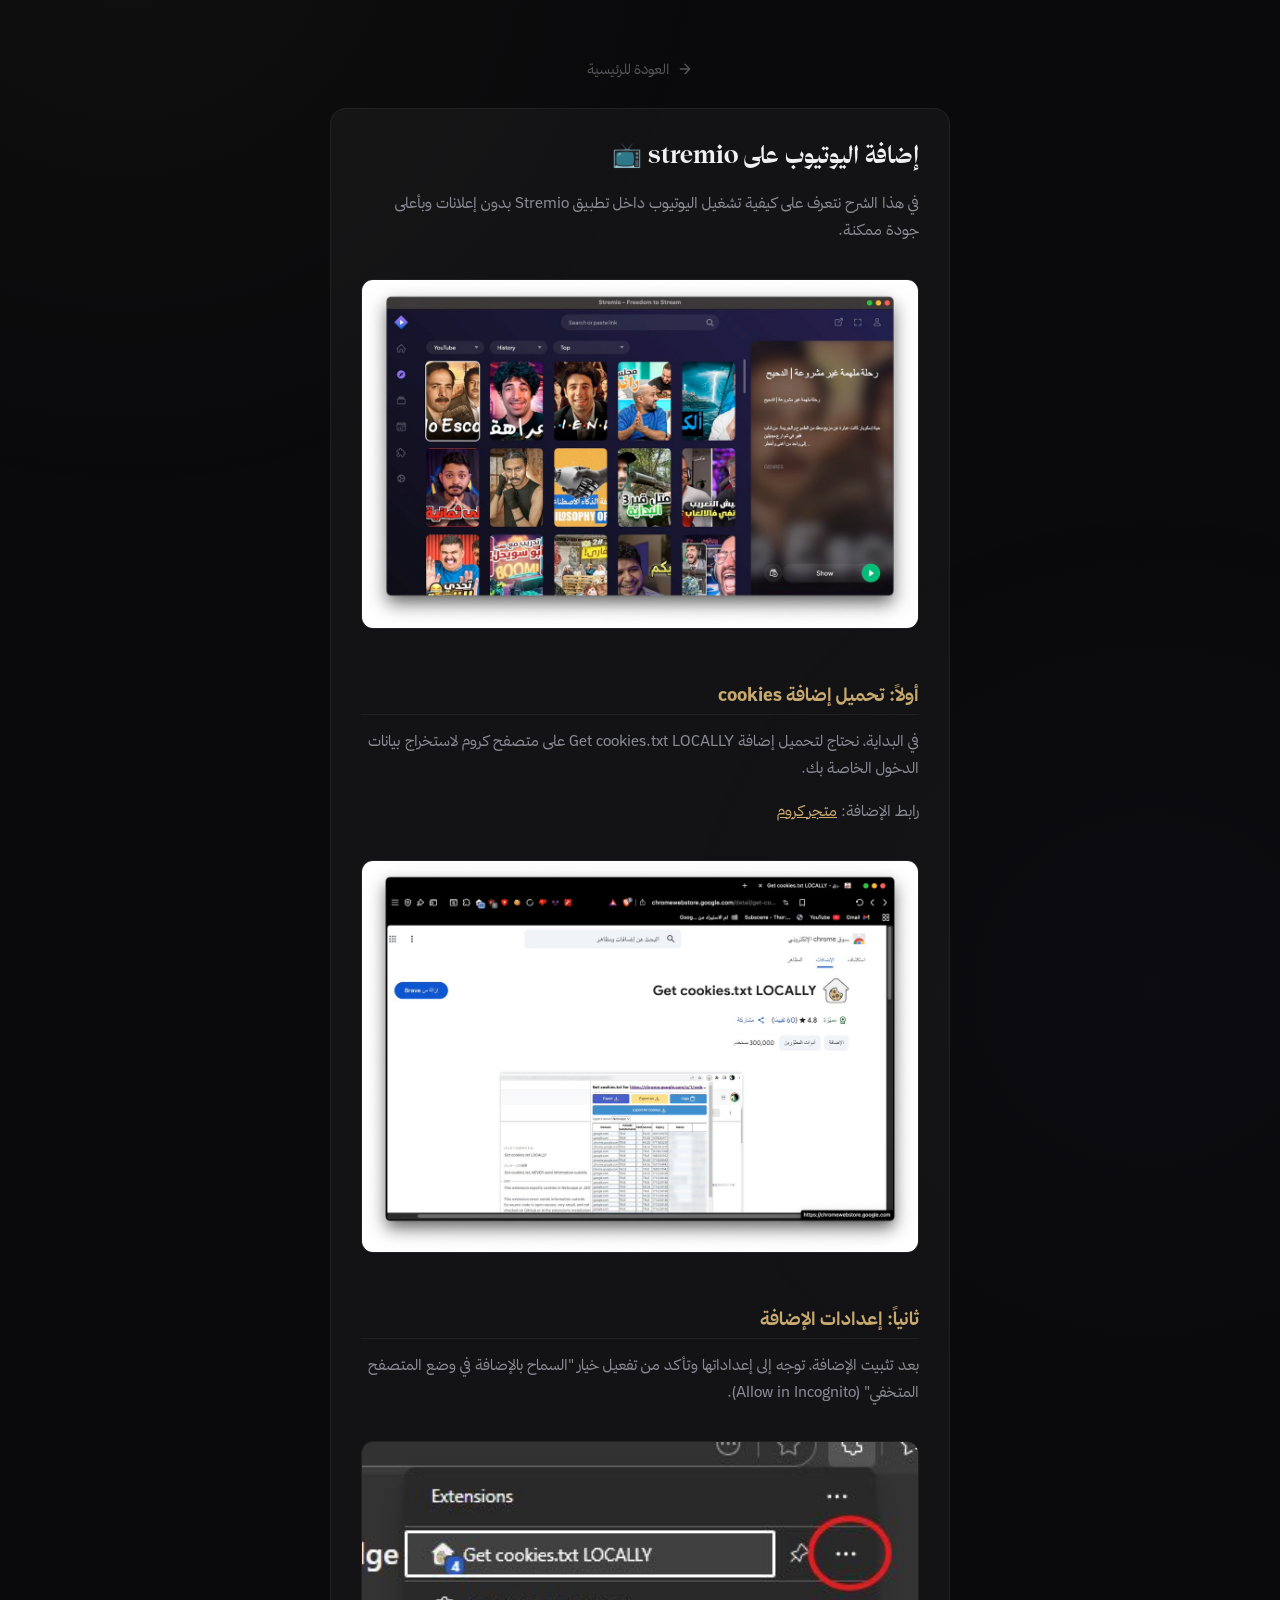
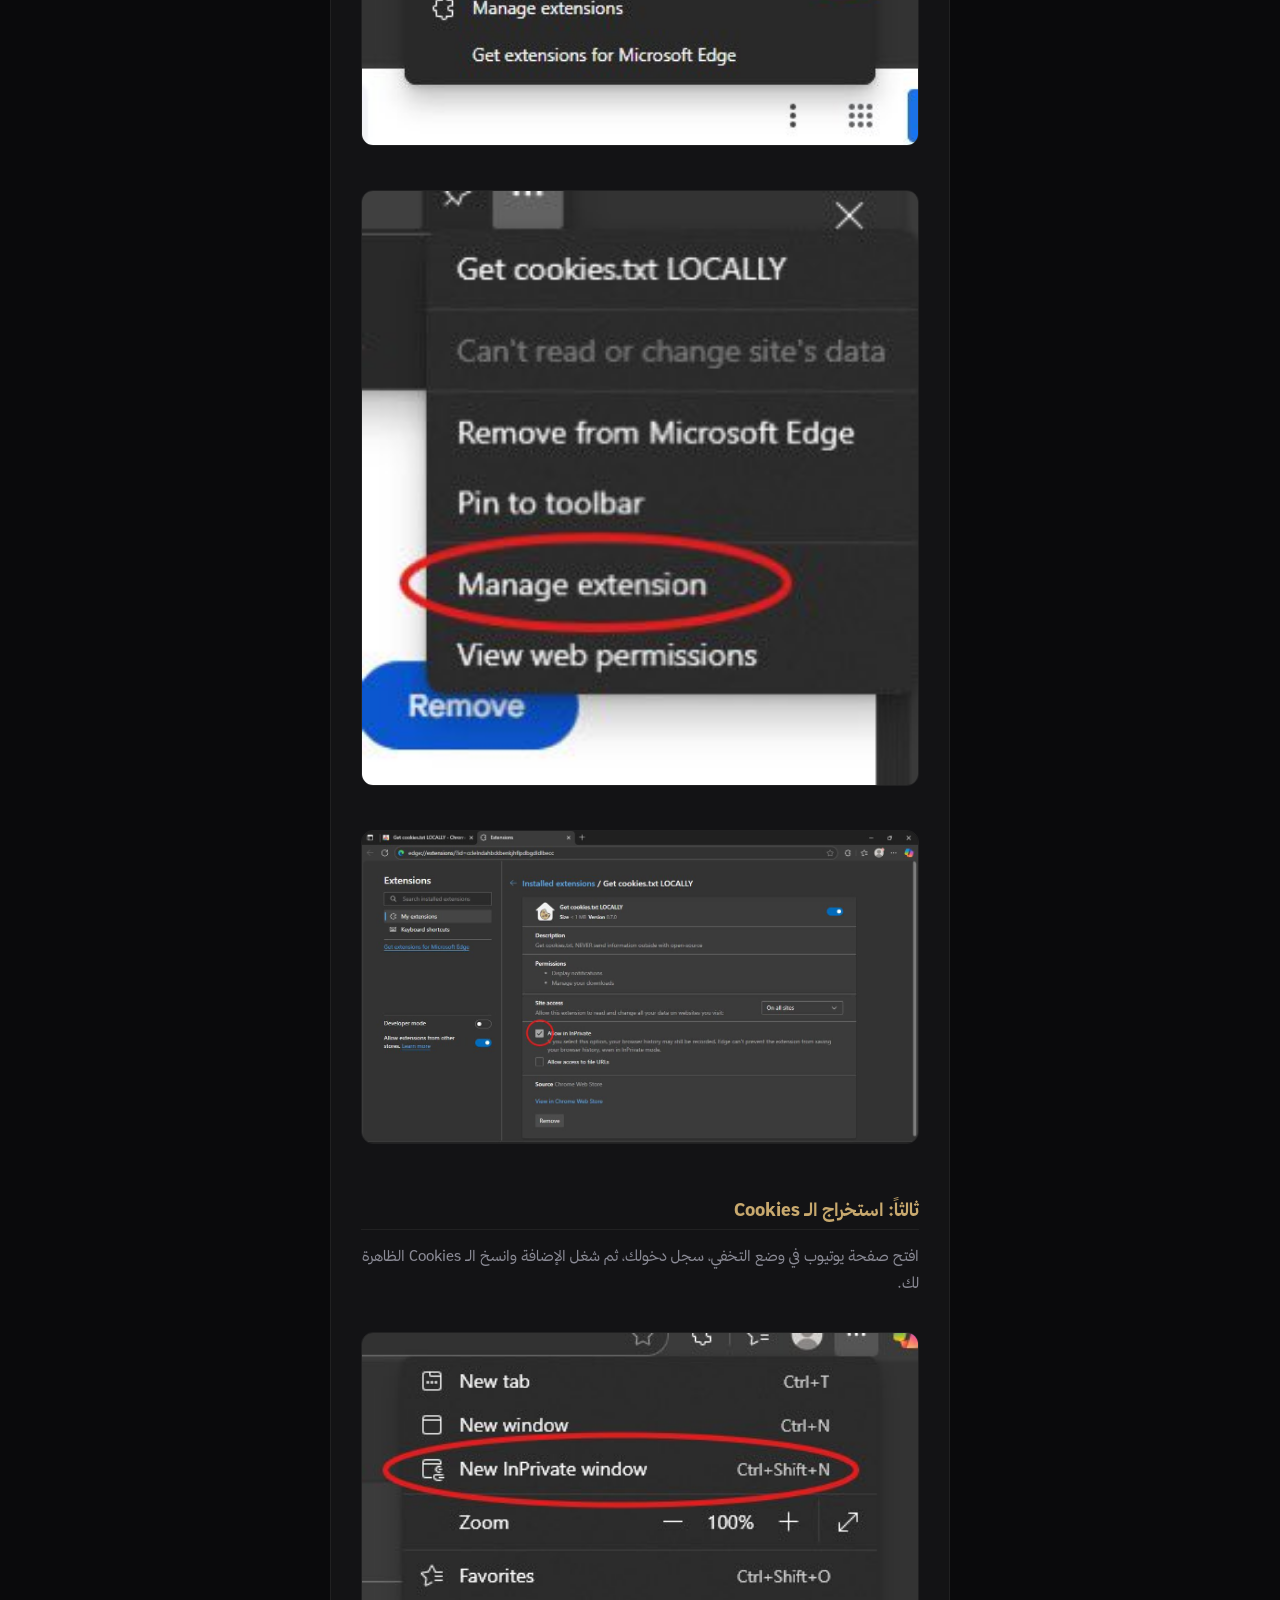
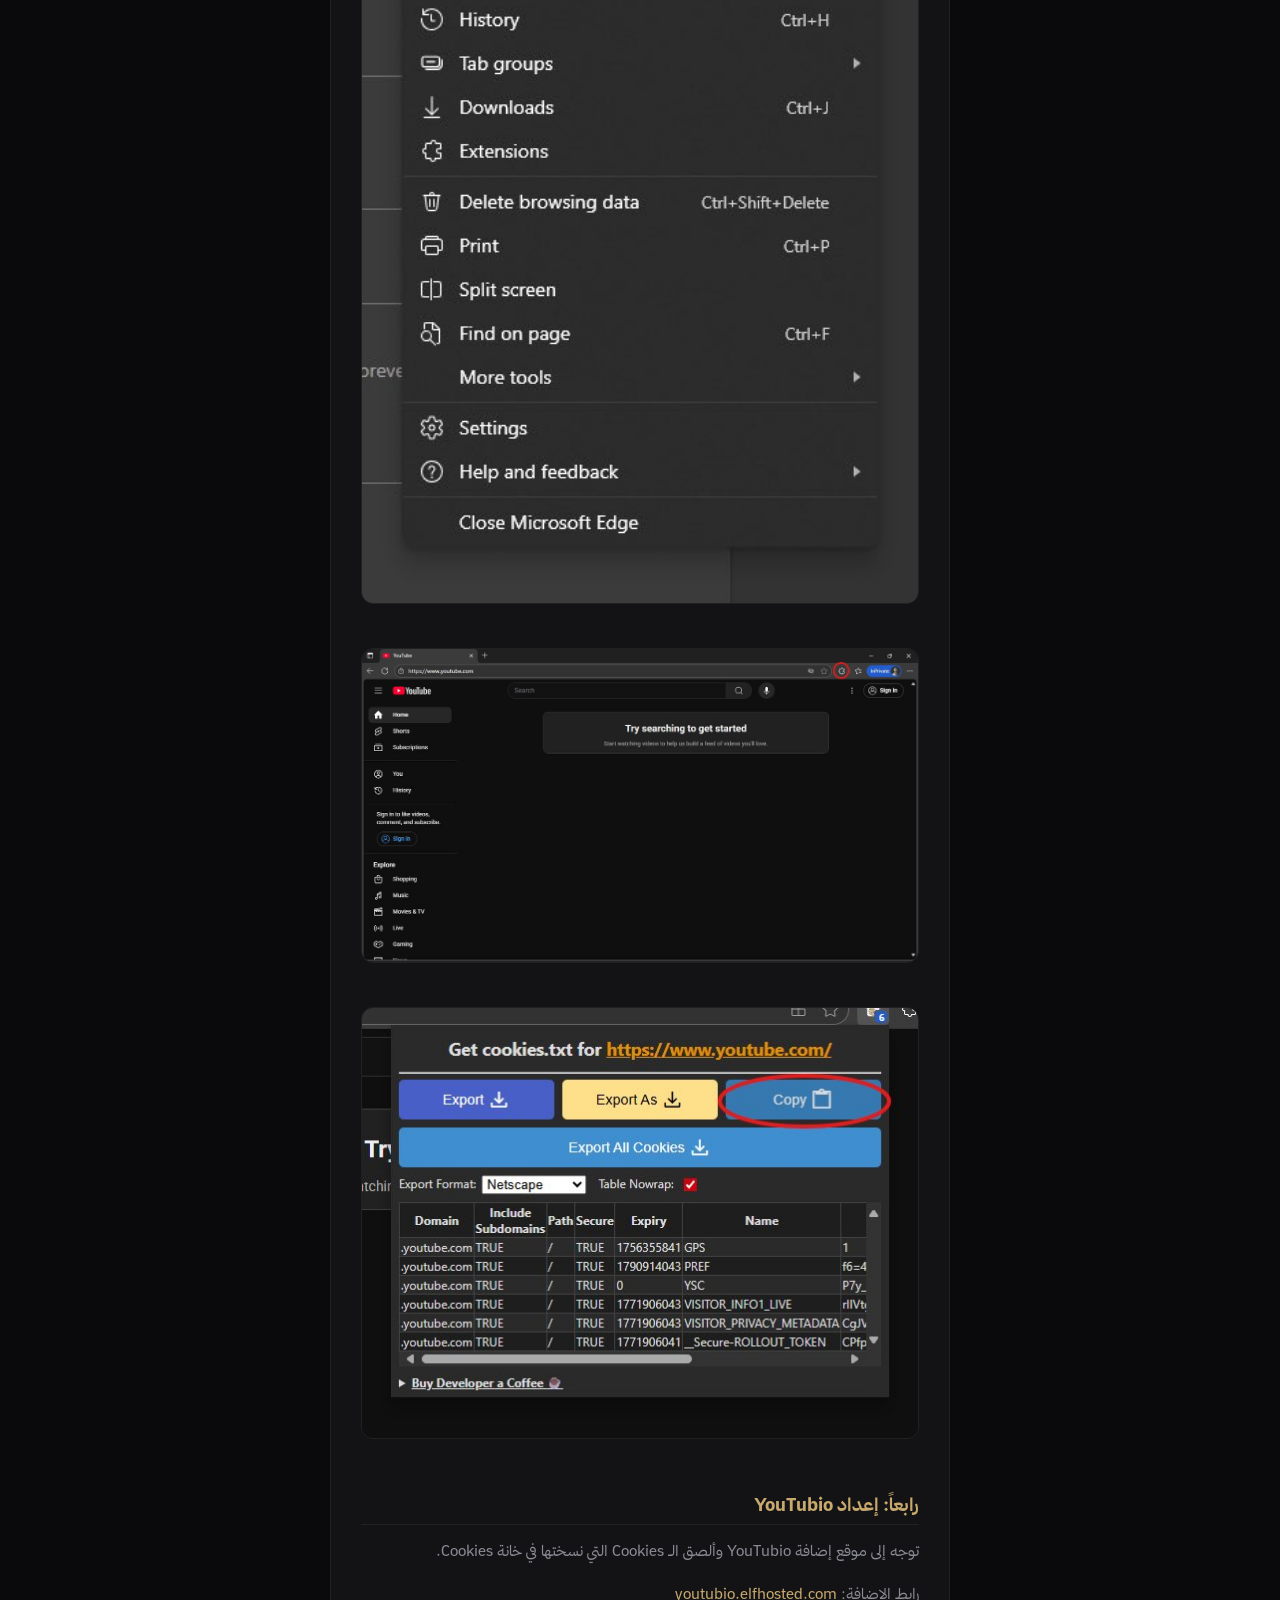
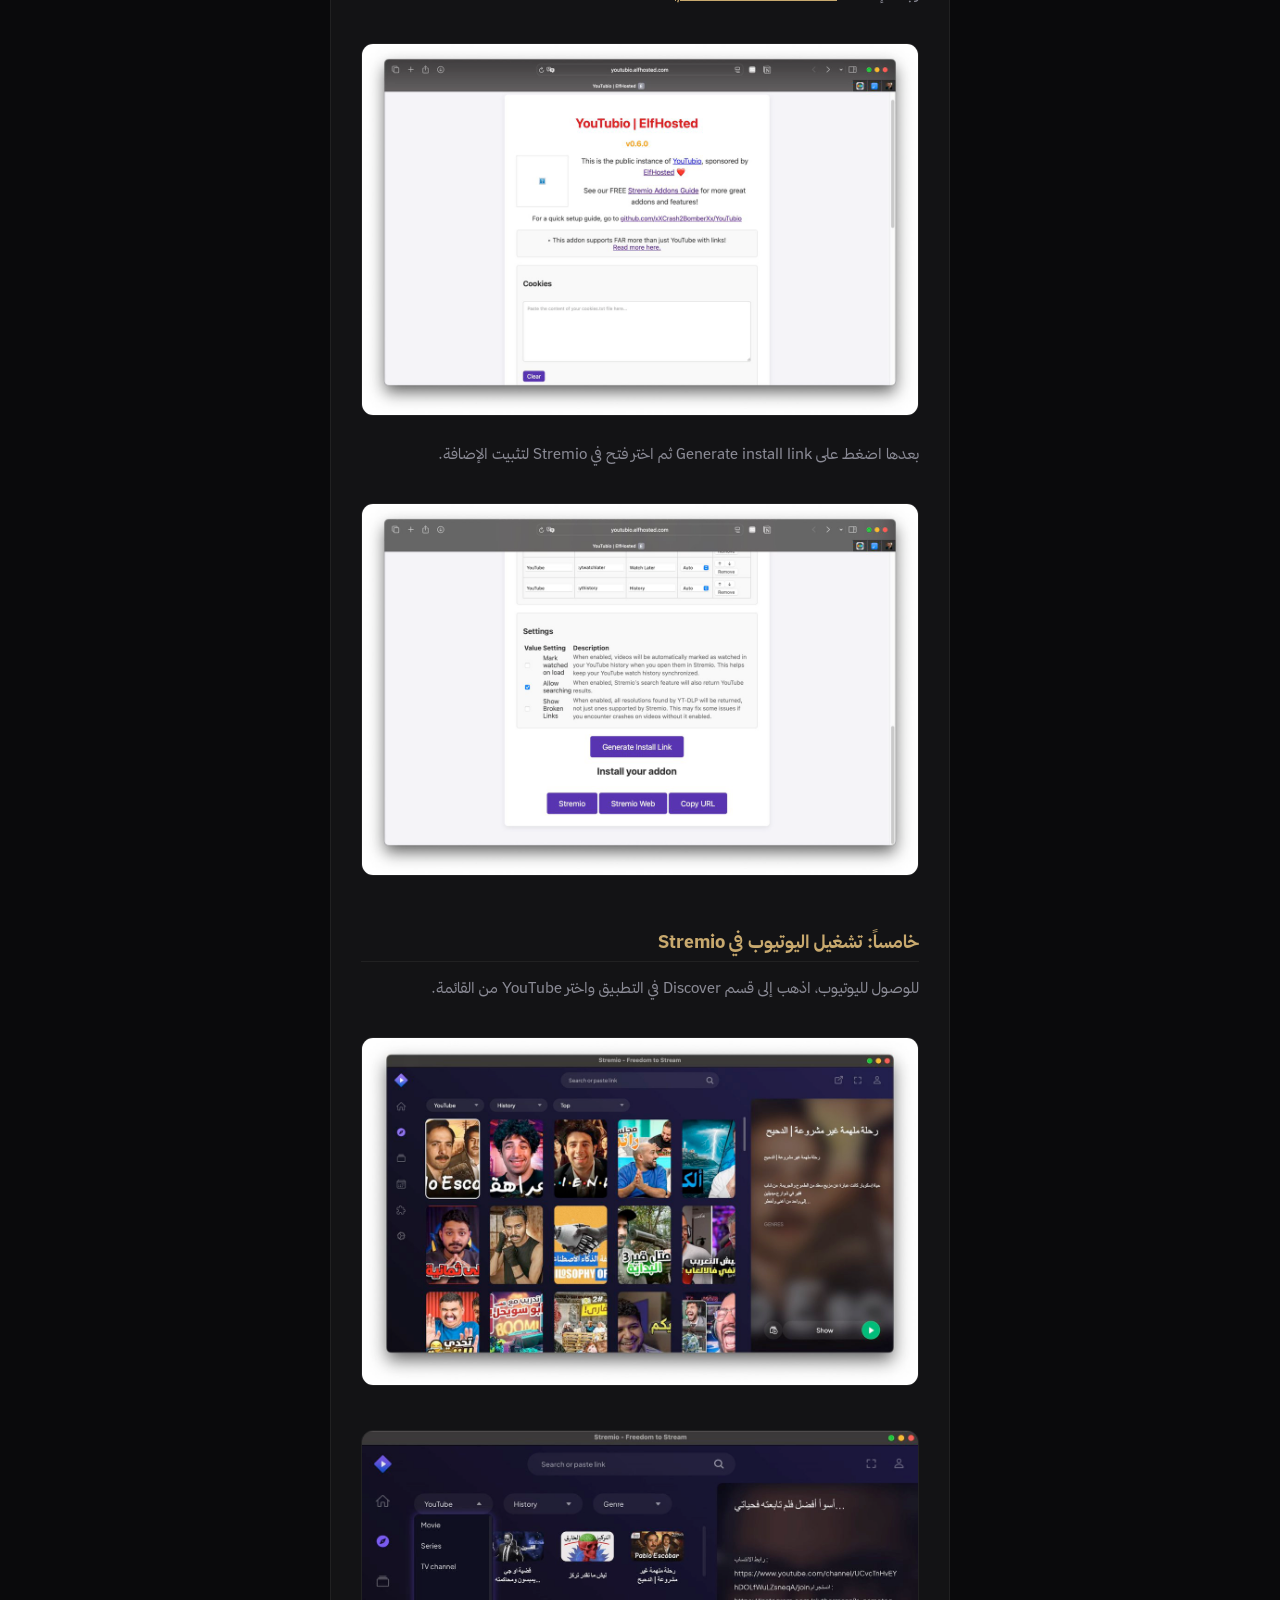
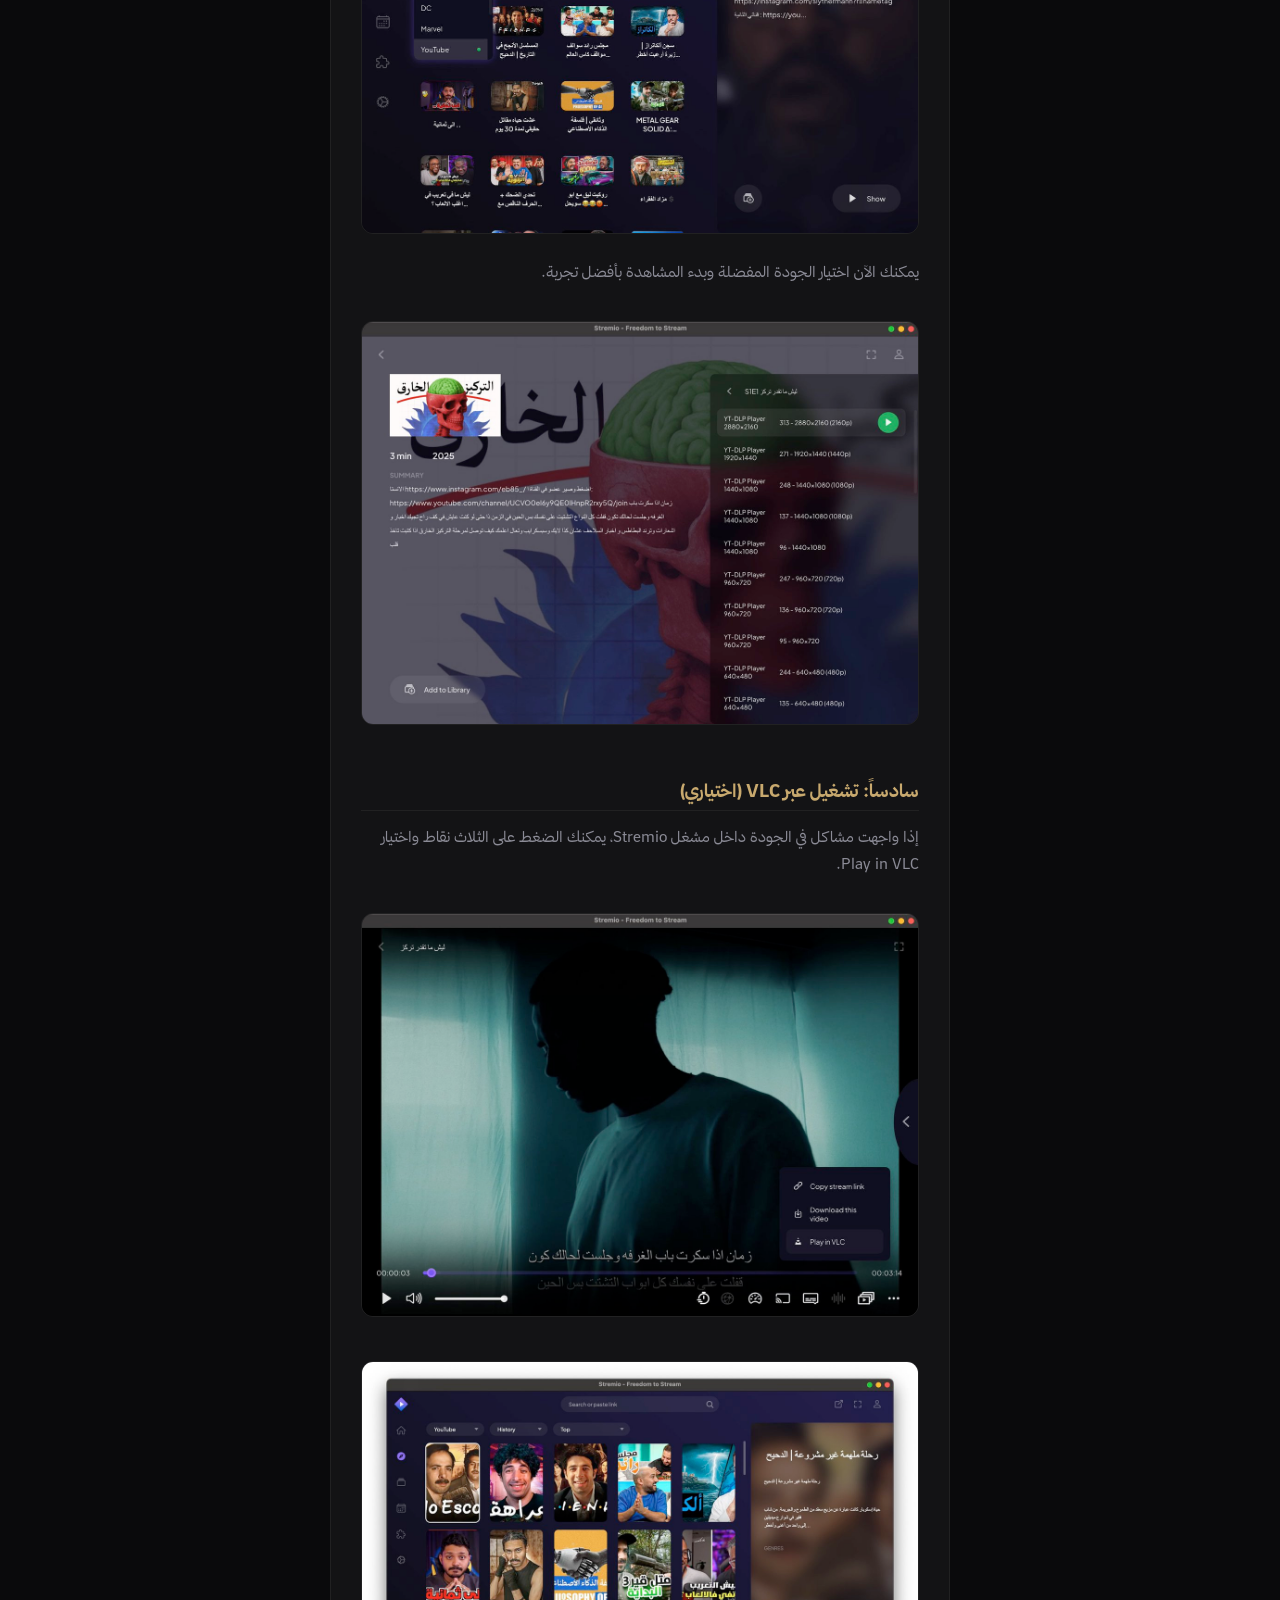
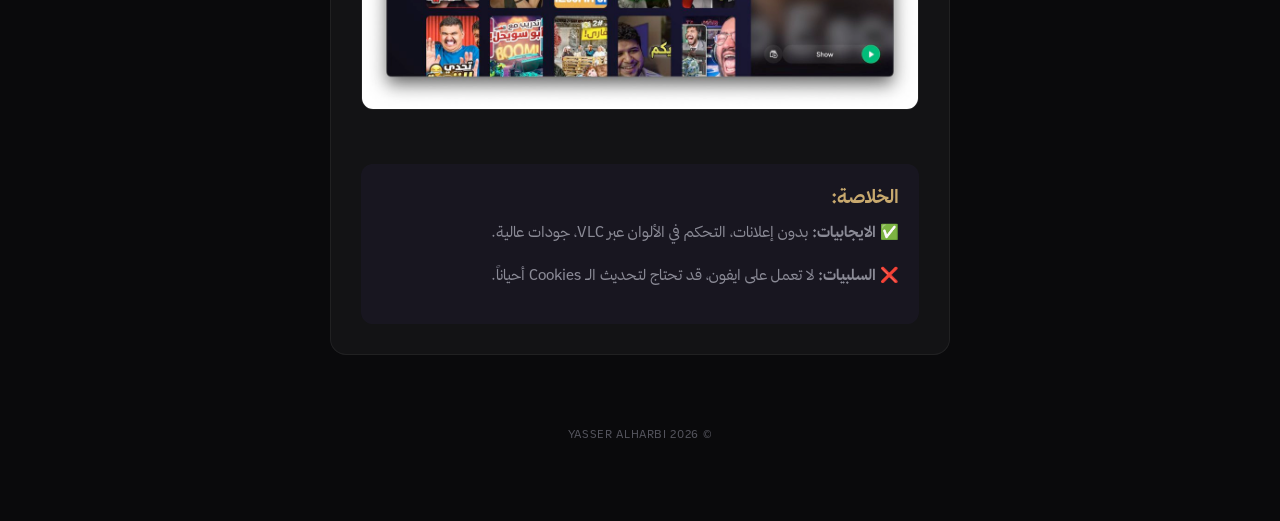
<file: tutorials/youtube-stremio-addon.html>
<!DOCTYPE html>
<html lang="ar" dir="rtl">
<head>
  <meta charset="UTF-8">
  <meta name="viewport" content="width=device-width, initial-scale=1.0">
  <title>إضافة اليوتيوب - ياسر الحربي</title>
  <meta name="description" content="طريقة إضافة اليوتيوب على تطبيق stremio">
  <meta name="theme-color" content="#0a0a0c">
  <link rel="stylesheet" href="../style.css">
  <link rel="icon" href="../img/profile.jpg">
  <style>
    .tutorial-container {
      max-width: 700px;
      text-align: right;
      padding-top: 60px;
    }
    
    .tutorial-content {
      background: var(--bg-card);
      backdrop-filter: blur(16px);
      -webkit-backdrop-filter: blur(16px);
      border: 1px solid var(--border-card);
      border-radius: var(--radius);
      padding: 30px;
      margin-bottom: 24px;
    }

    .tutorial-content h1 {
      font-family: 'Thmanyah Serif Display', 'Thmanyah Sans', serif;
      font-size: 24px;
      color: var(--text-primary);
      margin-bottom: 20px;
    }

    .tutorial-content h2 {
      font-size: 18px;
      color: var(--accent);
      margin-top: 30px;
      margin-bottom: 12px;
      font-weight: 600;
      border-bottom: 1px solid var(--border-card);
      padding-bottom: 8px;
    }

    .tutorial-content p {
      font-size: 15px;
      line-height: 1.8;
      color: var(--text-secondary);
      margin-bottom: 16px;
    }

    .tutorial-content img {
      width: 100%;
      border-radius: 12px;
      margin: 20px 0;
      border: 1px solid var(--border-card);
    }

    .back-link {
      display: inline-flex;
      align-items: center;
      gap: 8px;
      color: var(--text-muted);
      text-decoration: none;
      font-size: 14px;
      margin-bottom: 30px;
      transition: var(--transition);
    }

    .back-link:hover {
      color: var(--accent);
    }
  </style>
</head>
<body>

  <div class="container tutorial-container fade-in">
    
    <a href="../index.html" class="back-link">
      <svg width="16" height="16" viewBox="0 0 24 24" fill="none" stroke="currentColor" stroke-width="2" stroke-linecap="round" stroke-linejoin="round">
        <path d="M5 12h14M12 5l7 7-7 7"/>
      </svg>
      <span>العودة للرئيسية</span>
    </a>

    <div class="tutorial-content">
      <h1>إضافة اليوتيوب على stremio 📺</h1>
      <p>في هذا الشرح نتعرف على كيفية تشغيل اليوتيوب داخل تطبيق Stremio بدون إعلانات وبأعلى جودة ممكنة.</p>
      <img src="../img/tutorials/youtube-stremio-addon/1.jpg" alt="YouTube Addon Guide">

      <h2>أولاً: تحميل إضافة cookies</h2>
      <p>في البداية، نحتاج لتحميل إضافة Get cookies.txt LOCALLY على متصفح كروم لاستخراج بيانات الدخول الخاصة بك.</p>
      <p>رابط الإضافة: <a href="https://chromewebstore.google.com/detail/cclelndahbckbenkjhflpdbgdldlbecc" target="_blank" style="color: var(--accent);">متجر كروم</a></p>
      <img src="../img/tutorials/youtube-stremio-addon/2.jpg" alt="Get Cookies Addon">

      <h2>ثانياً: إعدادات الإضافة</h2>
      <p>بعد تثبيت الإضافة، توجه إلى إعداداتها وتأكد من تفعيل خيار "السماح بالإضافة في وضع المتصفح المتخفي" (Allow in Incognito).</p>
      <img src="../img/tutorials/youtube-stremio-addon/3.jpg" alt="Settings 1">
      <img src="../img/tutorials/youtube-stremio-addon/4.jpg" alt="Settings 2">
      <img src="../img/tutorials/youtube-stremio-addon/5.jpg" alt="Settings 3">

      <h2>ثالثاً: استخراج الـ Cookies</h2>
      <p>افتح صفحة يوتيوب في وضع التخفي، سجل دخولك، ثم شغل الإضافة وانسخ الـ Cookies الظاهرة لك.</p>
      <img src="../img/tutorials/youtube-stremio-addon/6.jpg" alt="YouTube Login">
      <img src="../img/tutorials/youtube-stremio-addon/7.jpg" alt="Incognito Mode">
      <img src="../img/tutorials/youtube-stremio-addon/8.jpg" alt="Copy Cookies">

      <h2>رابعاً: إعداد YouTubio</h2>
      <p>توجه إلى موقع إضافة YouTubio وألصق الـ Cookies التي نسختها في خانة Cookies.</p>
      <p>رابط الإضافة: <a href="https://youtubio.elfhosted.com" target="_blank" style="color: var(--accent);">youtubio.elfhosted.com</a></p>
      <img src="../img/tutorials/youtube-stremio-addon/9.jpg" alt="YouTubio Config">

      <p>بعدها اضغط على Generate install link ثم اختر فتح في Stremio لتثبيت الإضافة.</p>
      <img src="../img/tutorials/youtube-stremio-addon/10.jpg" alt="Generate Link">

      <h2>خامساً: تشغيل اليوتيوب في Stremio</h2>
      <p>للوصول لليوتيوب، اذهب إلى قسم Discover في التطبيق واختر YouTube من القائمة.</p>
      <img src="../img/tutorials/youtube-stremio-addon/11.jpg" alt="Discover YouTube">
      <img src="../img/tutorials/youtube-stremio-addon/12.jpg" alt="Select Addon">

      <p>يمكنك الآن اختيار الجودة المفضلة وبدء المشاهدة بأفضل تجربة.</p>
      <img src="../img/tutorials/youtube-stremio-addon/13.jpg" alt="Enjoy Watching">

      <h2>سادساً: تشغيل عبر VLC (اختياري)</h2>
      <p>إذا واجهت مشاكل في الجودة داخل مشغل Stremio، يمكنك الضغط على الثلاث نقاط واختيار Play in VLC.</p>
      <img src="../img/tutorials/youtube-stremio-addon/14.jpg" alt="Play in VLC">
      <img src="../img/tutorials/youtube-stremio-addon/15.jpg" alt="VLC Link">

      <div style="background: rgba(124, 77, 255, 0.05); padding: 20px; border-radius: 12px; margin-top: 30px;">
        <h3 style="color: var(--accent); margin-bottom: 10px;">الخلاصة:</h3>
        <p>✅ <strong>الايجابيات:</strong> بدون إعلانات، التحكم في الألوان عبر VLC، جودات عالية.</p>
        <p>❌ <strong>السلبيات:</strong> لا تعمل على ايفون، قد تحتاج لتحديث الـ Cookies أحياناً.</p>
      </div>
    </div>

    <div class="footer fade-in">
      <p>© 2026 YASSER ALHARBI</p>
    </div>

  </div>

</body>
</html>
</file>
<file: style.css>
/* ===== Font Faces ===== */
@font-face {
  font-family: 'Thmanyah Sans';
  src: url('fonts/thmanyahsans-Light.woff2') format('woff2');
  font-weight: 300;
  font-style: normal;
  font-display: swap;
}
@font-face {
  font-family: 'Thmanyah Sans';
  src: url('fonts/thmanyahsans-Regular.woff2') format('woff2');
  font-weight: 400;
  font-style: normal;
  font-display: swap;
}
@font-face {
  font-family: 'Thmanyah Sans';
  src: url('fonts/thmanyahsans-Medium.woff2') format('woff2');
  font-weight: 500;
  font-style: normal;
  font-display: swap;
}
@font-face {
  font-family: 'Thmanyah Sans';
  src: url('fonts/thmanyahsans-Bold.woff2') format('woff2');
  font-weight: 700;
  font-style: normal;
  font-display: swap;
}
@font-face {
  font-family: 'Thmanyah Sans';
  src: url('fonts/thmanyahsans-Black.woff2') format('woff2');
  font-weight: 900;
  font-style: normal;
  font-display: swap;
}
@font-face {
  font-family: 'Thmanyah Serif Display';
  src: url('fonts/thmanyahserifdisplay-Bold.woff2') format('woff2');
  font-weight: 700;
  font-style: normal;
  font-display: swap;
}

/* ===== Reset & Base ===== */
*,
*::before,
*::after {
  margin: 0;
  padding: 0;
  box-sizing: border-box;
}

:root {
  --bg-primary: #0a0a0c;
  --bg-secondary: #111115;
  --bg-card: rgba(255, 255, 255, 0.04);
  --bg-card-hover: rgba(255, 255, 255, 0.08);
  --border-card: rgba(255, 255, 255, 0.06);
  --border-card-hover: rgba(255, 255, 255, 0.12);
  --text-primary: #f0f0f2;
  --text-secondary: #8b8b96;
  --text-muted: #55555e;
  --accent: #c8a96e;
  --accent-glow: rgba(200, 169, 110, 0.15);
  --accent-dim: rgba(200, 169, 110, 0.08);
  --glow-profile: rgba(200, 169, 110, 0.2);
  --radius: 16px;
  --transition: 0.3s cubic-bezier(0.4, 0, 0.2, 1);
}

html {
  scroll-behavior: smooth;
}

body {
  font-family: 'Thmanyah Sans', -apple-system, BlinkMacSystemFont, 'Segoe UI', sans-serif;
  background: var(--bg-primary);
  color: var(--text-primary);
  min-height: 100dvh;
  display: flex;
  justify-content: center;
  align-items: center;
  overflow-x: hidden;
  -webkit-font-smoothing: antialiased;
  -moz-osx-font-smoothing: grayscale;
}

/* ===== Background Ambient Effect ===== */
body::before {
  content: '';
  position: fixed;
  top: -50%;
  left: -50%;
  width: 200%;
  height: 200%;
  background:
    radial-gradient(ellipse 600px 600px at 30% 20%, rgba(200, 169, 110, 0.04), transparent),
    radial-gradient(ellipse 500px 500px at 70% 80%, rgba(120, 100, 180, 0.03), transparent);
  pointer-events: none;
  z-index: 0;
  animation: ambientDrift 20s ease-in-out infinite alternate;
}

@keyframes ambientDrift {
  0% { transform: translate(0, 0) rotate(0deg); }
  100% { transform: translate(30px, -20px) rotate(2deg); }
}

/* ===== Container ===== */
.container {
  position: relative;
  z-index: 1;
  width: 100%;
  max-width: 420px;
  padding: 48px 24px 64px;
  display: flex;
  flex-direction: column;
  align-items: center;
  gap: 0;
}

/* ===== Language Toggle ===== */
.lang-toggle {
  position: fixed;
  top: 20px;
  right: 20px;
  z-index: 100;
  background: var(--bg-card);
  backdrop-filter: blur(20px);
  -webkit-backdrop-filter: blur(20px);
  border: 1px solid var(--border-card);
  color: var(--text-secondary);
  font-family: 'Thmanyah Sans', sans-serif;
  font-size: 13px;
  font-weight: 500;
  padding: 8px 16px;
  border-radius: 100px;
  cursor: pointer;
  transition: var(--transition);
  display: flex;
  align-items: center;
  gap: 6px;
  letter-spacing: 0.02em;
}

.lang-toggle:hover {
  background: var(--bg-card-hover);
  border-color: var(--border-card-hover);
  color: var(--text-primary);
}

.lang-toggle:active {
  transform: scale(0.96);
}

.lang-toggle .globe-icon {
  width: 15px;
  height: 15px;
  opacity: 0.7;
}

/* ===== Profile Section ===== */
.profile-section {
  display: flex;
  flex-direction: column;
  align-items: center;
  gap: 20px;
  margin-bottom: 40px;
}

.profile-image-wrapper {
  position: relative;
  width: 120px;
  height: 120px;
}

.profile-image-wrapper::before {
  content: '';
  position: absolute;
  inset: -4px;
  border-radius: 50%;
  background: linear-gradient(135deg, var(--accent), rgba(200, 169, 110, 0.3), transparent);
  opacity: 0.6;
  animation: profileGlow 4s ease-in-out infinite alternate;
}

@keyframes profileGlow {
  0% { opacity: 0.4; filter: blur(8px); }
  100% { opacity: 0.7; filter: blur(12px); }
}

.profile-image {
  position: relative;
  width: 120px;
  height: 120px;
  border-radius: 50%;
  object-fit: cover;
  object-position: center top;
  border: 2px solid rgba(255, 255, 255, 0.08);
  z-index: 1;
}

.profile-name {
  font-family: 'Thmanyah Serif Display', 'Thmanyah Sans', serif;
  font-weight: 700;
  font-size: 26px;
  letter-spacing: 0.04em;
  color: var(--text-primary);
  text-align: center;
}

.profile-bio {
  font-size: 14px;
  font-weight: 400;
  color: var(--text-secondary);
  text-align: center;
  line-height: 1.6;
  max-width: 280px;
}

/* ===== Links Section ===== */
.links-section {
  width: 100%;
  display: flex;
  flex-direction: column;
  gap: 12px;
}

.link-card {
  display: flex;
  align-items: center;
  gap: 14px;
  width: 100%;
  padding: 16px 20px;
  background: var(--bg-card);
  backdrop-filter: blur(16px);
  -webkit-backdrop-filter: blur(16px);
  border: 1px solid var(--border-card);
  border-radius: var(--radius);
  text-decoration: none;
  color: var(--text-primary);
  transition: var(--transition);
  position: relative;
  overflow: hidden;
}

.link-card::before {
  content: '';
  position: absolute;
  inset: 0;
  background: linear-gradient(135deg, var(--accent-dim), transparent 60%);
  opacity: 0;
  transition: opacity var(--transition);
}

.link-card:hover {
  background: var(--bg-card-hover);
  border-color: var(--border-card-hover);
  transform: translateY(-2px);
  box-shadow: 0 8px 32px rgba(0, 0, 0, 0.3);
}

.link-card:hover::before {
  opacity: 1;
}

.link-card:active {
  transform: translateY(0) scale(0.98);
}

.link-card-icon {
  position: relative;
  z-index: 1;
  width: 40px;
  height: 40px;
  display: flex;
  align-items: center;
  justify-content: center;
  border-radius: 12px;
  background: rgba(255, 255, 255, 0.05);
  flex-shrink: 0;
}

.link-card-icon svg {
  width: 20px;
  height: 20px;
  fill: var(--text-secondary);
  transition: fill var(--transition);
}

.link-card:hover .link-card-icon svg {
  fill: var(--accent);
}

.link-card-content {
  position: relative;
  z-index: 1;
  display: flex;
  flex-direction: column;
  gap: 2px;
  flex: 1;
  min-width: 0;
}

.link-card-title {
  font-weight: 600;
  font-size: 15px;
  color: var(--text-primary);
}

.link-card-subtitle {
  font-size: 12px;
  font-weight: 400;
  color: var(--text-muted);
}

.link-card-arrow {
  position: relative;
  z-index: 1;
  width: 20px;
  height: 20px;
  flex-shrink: 0;
  opacity: 0.3;
  transition: var(--transition);
}

.link-card:hover .link-card-arrow {
  opacity: 0.7;
  transform: translateX(3px);
}

[dir="rtl"] .link-card:hover .link-card-arrow {
  transform: translateX(-3px) scaleX(-1);
}

[dir="rtl"] .link-card-arrow {
  transform: scaleX(-1);
}

/* ===== Footer ===== */
.footer {
  margin-top: 48px;
  text-align: center;
}

.footer p {
  font-size: 11px;
  color: var(--text-muted);
  letter-spacing: 0.06em;
}

/* ===== Fade-in Animations ===== */
.fade-in {
  opacity: 0;
  transform: translateY(16px);
  animation: fadeInUp 0.6s ease forwards;
}

.fade-in:nth-child(1) { animation-delay: 0.1s; }
.fade-in:nth-child(2) { animation-delay: 0.2s; }
.fade-in:nth-child(3) { animation-delay: 0.3s; }

@keyframes fadeInUp {
  to {
    opacity: 1;
    transform: translateY(0);
  }
}

.links-section .link-card {
  opacity: 0;
  transform: translateY(12px);
  animation: fadeInUp 0.5s ease forwards;
}

.links-section .link-card:nth-child(1) { animation-delay: 0.35s; }
.links-section .link-card:nth-child(2) { animation-delay: 0.45s; }
.links-section .link-card:nth-child(3) { animation-delay: 0.55s; }
.links-section .link-card:nth-child(4) { animation-delay: 0.65s; }

/* ===== Responsive ===== */
@media (max-width: 480px) {
  .container {
    padding: 40px 20px 56px;
  }
  .profile-name {
    font-size: 22px;
  }
  .link-card {
    padding: 14px 16px;
  }
}

@media (min-width: 768px) {
  .container {
    max-width: 800px;
    padding: 80px 40px;
  }

  .profile-section {
    margin-bottom: 60px;
  }

  .profile-name {
    font-size: 32px;
  }

  /* Grid Layout for Links */
  .links-section {
    display: grid;
    grid-template-columns: repeat(2, 1fr);
    gap: 16px;
  }

  /* Make large section titles span full width */
  .section-container {
    grid-column: span 2;
  }

  .section-title {
    margin-bottom: 20px;
  }

  /* Privacy section width adjustment */
  .privacy-section {
    grid-column: span 2;
  }

  /* Handle sections with single items to prevent them from stretching too much */
  .links-section:has(> a:only-child) {
    grid-template-columns: 1fr;
    max-width: 420px;
    margin: 0 auto;
  }
}

/* ===== Featured Support Card ===== */
.link-card.featured {
  border: 1px solid rgba(200, 169, 110, 0.3);
  position: relative;
  overflow: hidden;
}

.link-card.featured::after {
  content: '';
  position: absolute;
  top: 0;
  left: -100%;
  width: 100%;
  height: 100%;
  background: linear-gradient(110deg, transparent 40%, rgba(200, 169, 110, 0.2) 50%, transparent 60%);
  animation: shine 3s linear infinite;
  pointer-events: none;
}

.link-card.featured .link-card-icon {
  background: var(--accent-dim);
  animation: pulse 2s infinite;
}

.link-card.featured .link-card-icon svg {
  fill: var(--accent);
}

.link-card.featured:hover {
  border-color: var(--accent);
  box-shadow: 0 0 25px var(--accent-glow), 0 0 50px rgba(200, 169, 110, 0.1);
  transform: translateY(-4px) scale(1.02);
}

@keyframes pulse {
  0% { transform: scale(1); }
  50% { transform: scale(1.1); box-shadow: 0 0 15px var(--accent-glow); }
  100% { transform: scale(1); }
}

@keyframes shine {
  to {
    left: 100%;
  }
}

@media (min-width: 1024px) {
  .container {
    max-width: 900px;
  }
}


/* ===== Sections ===== */
.section-title {
  font-family: 'Thmanyah Serif Display', serif;
  font-size: 16px;
  font-weight: 700;
  color: var(--accent);
  text-transform: uppercase;
  letter-spacing: 0.1em;
  margin-bottom: 12px;
  opacity: 0.8;
  width: 100%;
  padding-right: 4px;
}

[dir="ltr"] .section-title {
  padding-right: 0;
  padding-left: 4px;
}
</file>
